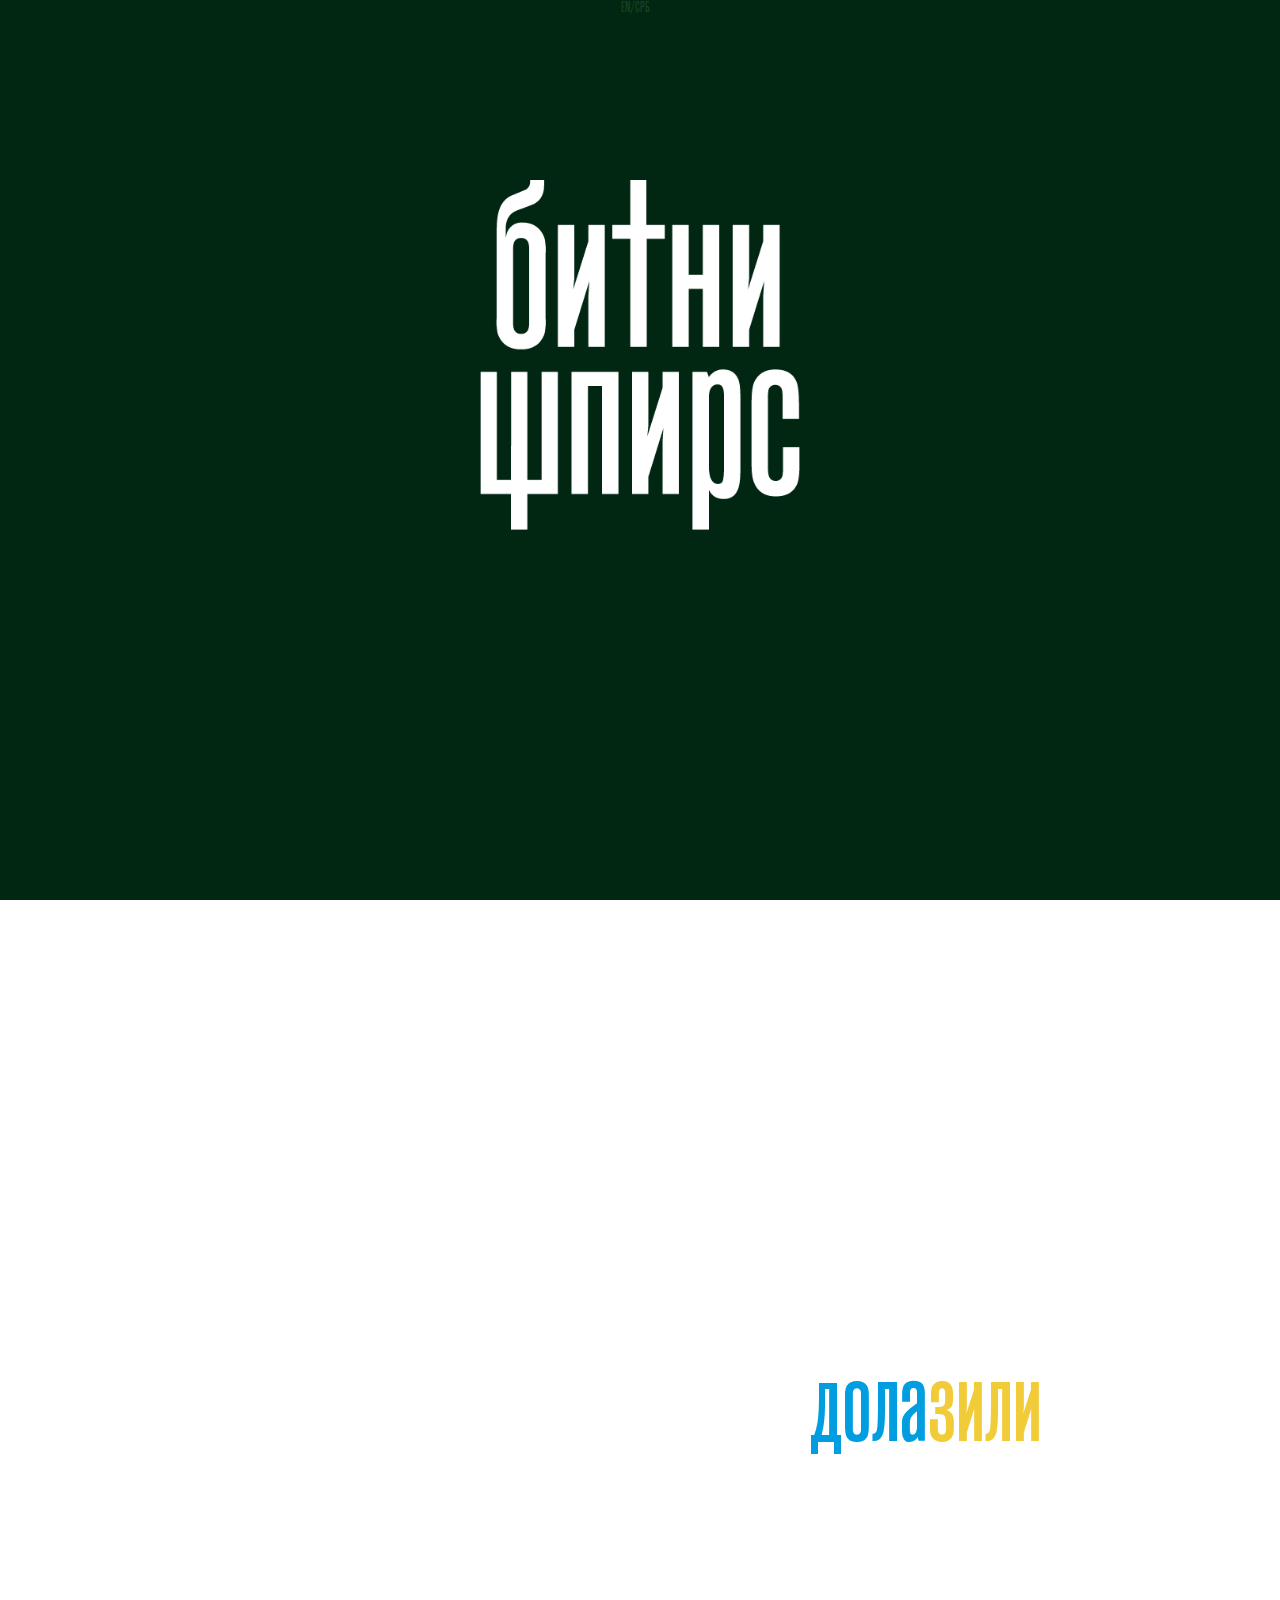
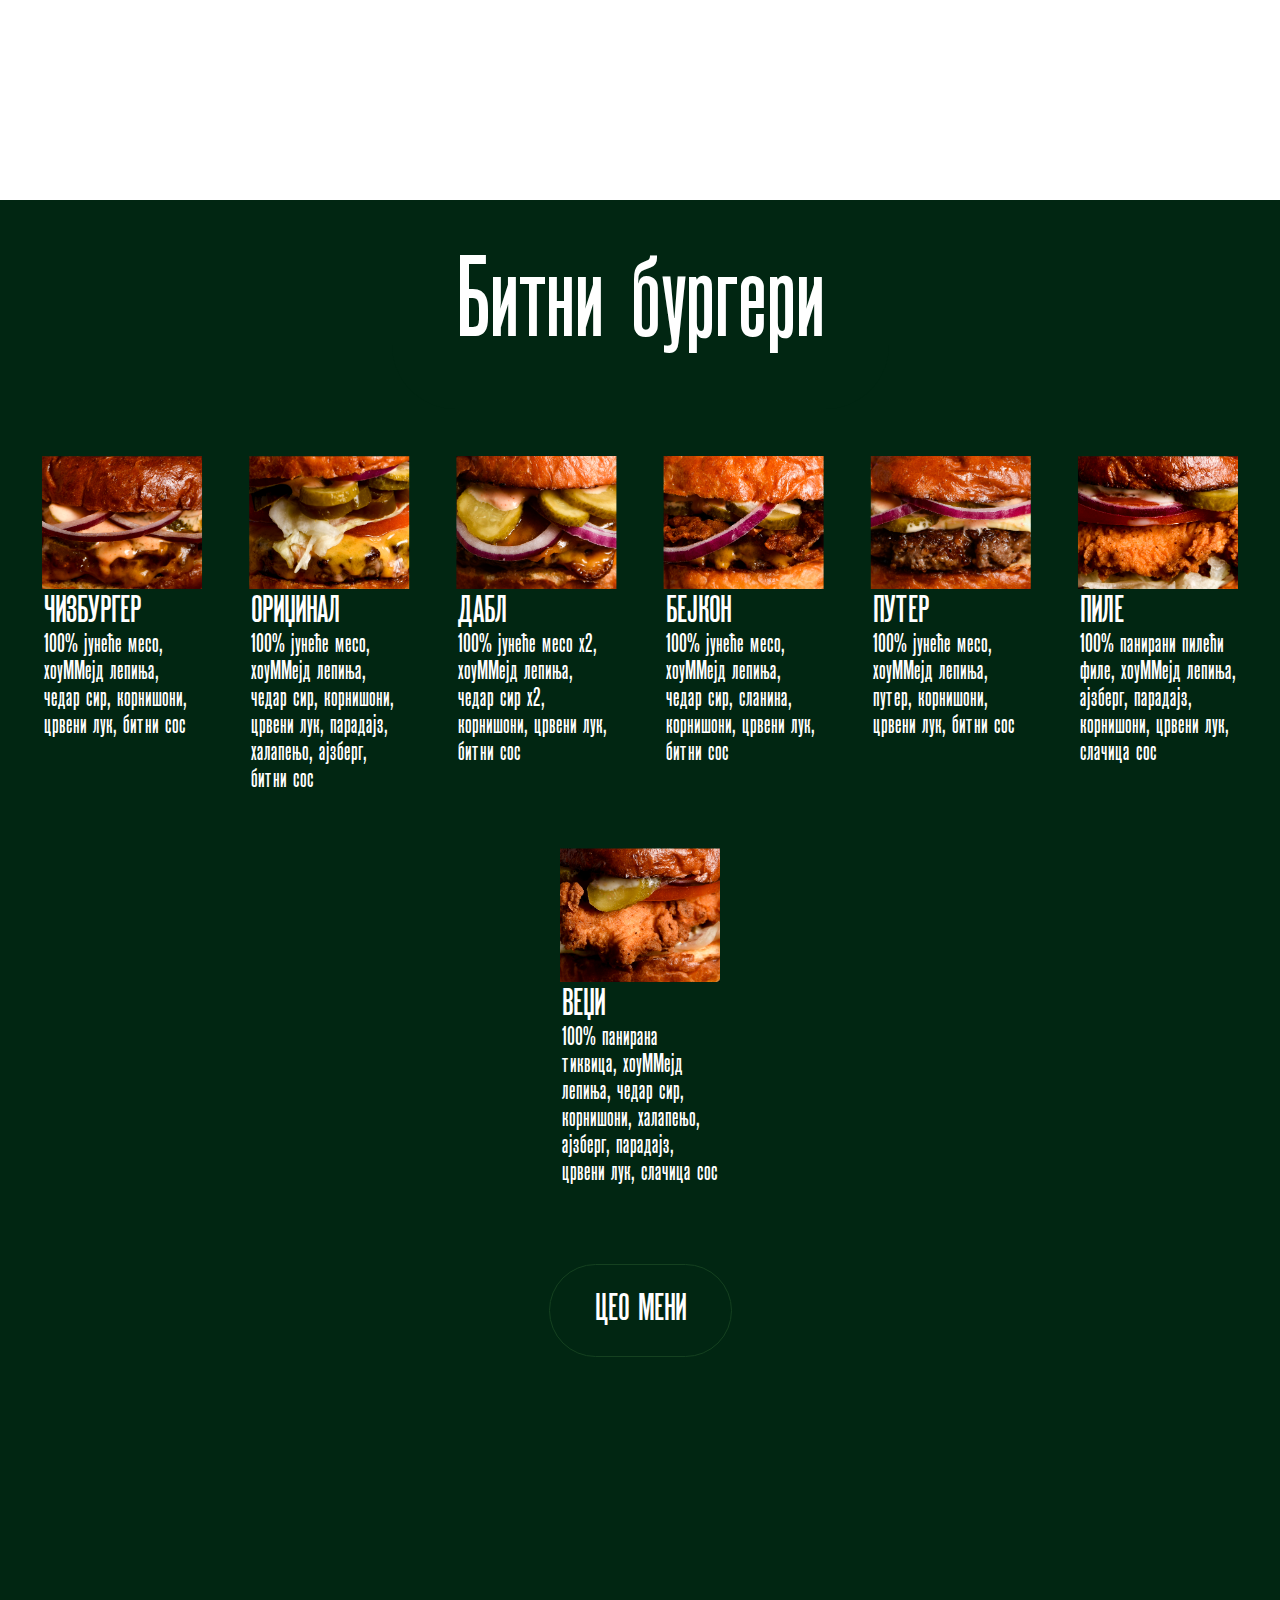
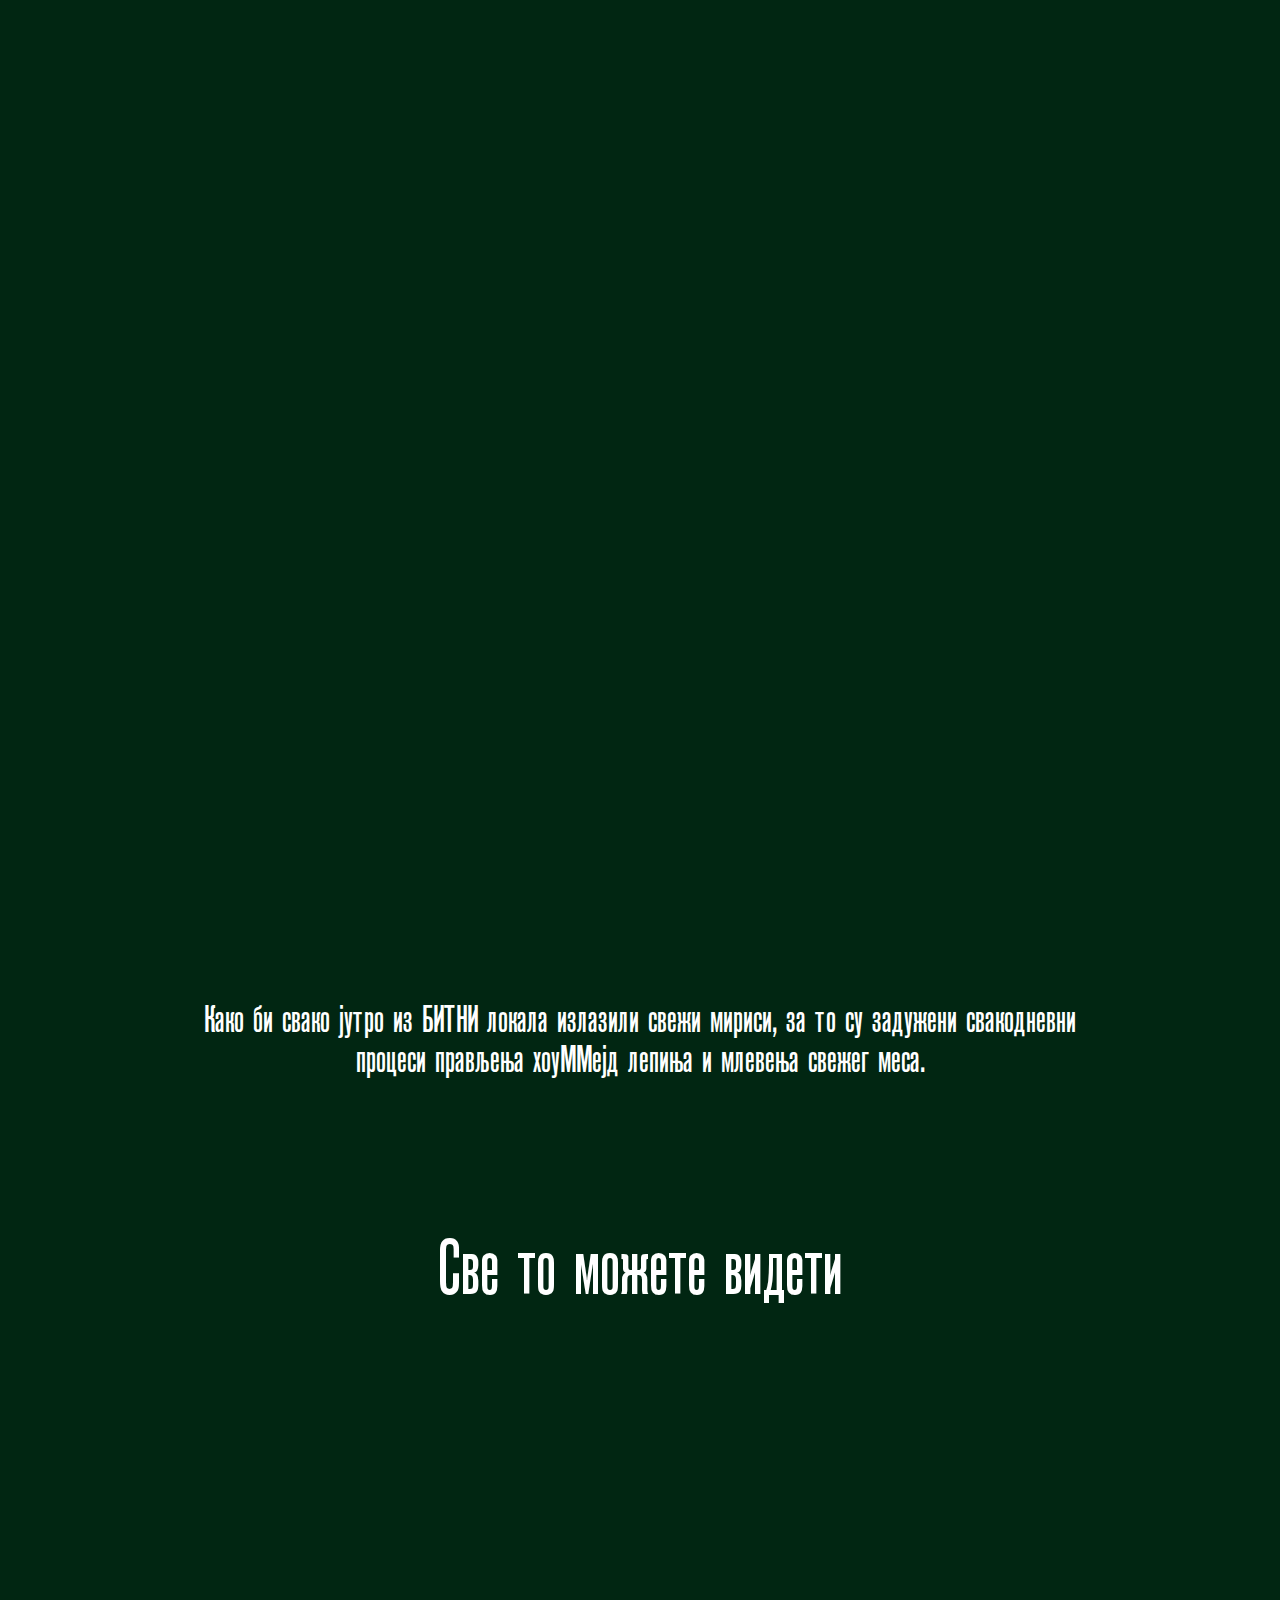
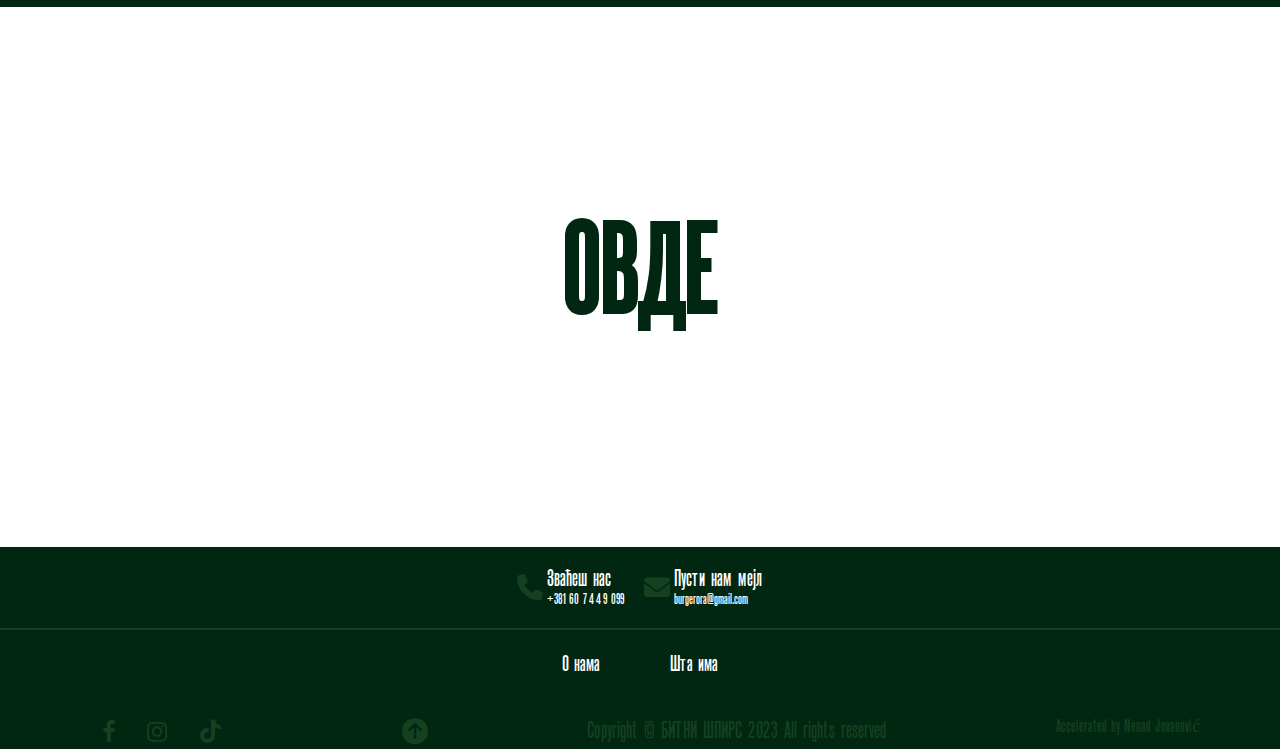
<file: index.html>
<!DOCTYPE html>
<html id="top" lang="rs">
  <head>
    <meta charset="UTF-8" />
    <meta name="viewport" content="width=device-width, initial-scale=1" />
    <meta name="author" content="Nenad Jovanović" />
    <meta name="description" content="Burgers on the other side of the bun" />
    <meta name="keywords" content="food, burgers, buns, bun, burger" />
    <link rel="icon" href="images/favicon/favicon.ico" />
    <link rel="icon" href="images/favicon/android-chrome-192x192.png" />
    <link rel="icon" href="images/favicon/android-chrome-512x512.png" />
    <link rel="icon" href="images/favicon/apple-touch-icon.png" />
    <link rel="icon" href="images/favicon/favicon-16x16.png" />
    <link rel="icon" href="images/favicon/favicon-32x32.png" />
    <title>Битни Шпирс</title>
    <link rel="stylesheet" href="styles/styles.css" />

    <link
      rel="stylesheet"
      href="https://cdnjs.cloudflare.com/ajax/libs/font-awesome/6.2.0/css/all.min.css"
    />
    <link
      rel="stylesheet"
      href="https://cdnjs.cloudflare.com/ajax/libs/font-awesome/4.7.0/css/font-awesome.min.css"
    />
    <script src="js/script.js" defer></script>
  </head>
  <body>
    <header>
      <nav>
        <div class="langs">
          <a href="mainen.html">EN</a>/<a href="index.html">СРБ</a>
        </div>
        <div class="hamburger">
          <div class="line"></div>
          <div class="line"></div>
          <div class="line"></div>
        </div>
        <div class="navbar">
          <ul>
            <li><a href="about.html">О нама</a></li>
            <li><a href="#contact">Контакт</a></li>
            <li><a href="menu.html">Шта има</a></li>
          </ul>
        </div>
      </nav>
    </header>
    <main class="main-1">
      <img
        class="logotext"
        src="images/Logo/logotekstw.png"
        alt="Logo text of Bitni Spirs"
      />
    </main>
    <div class="page2">
      <p id="ppage2p" class="ppage2p">Поједи код нас</p>
      <p id="ppage2p" class="ppage2p">
        Да ти не би
        <a
          class="wolt"
          href="https://wolt.com/en/srb/belgrade/restaurant/bitni-pirs"
          target="_blank"
          >дола</a
        ><a
          class="glovo"
          href="https://glovoapp.com/rs/sr/beograd/essential-spins-beg/"
          target="blank"
          >зили</a
        >
        на гајбу
      </p>
    </div>
    <div class="menubitni">
      <p id="burger" class="menubitnitext">Битни бургери</p>
    </div>

    <div class="page3">
      <section class="cards">
        <article class="card">
          <figure class="image">
            <img
              class="imageburger"
              src="images/burgers/dropdownmenu/cizclose.jpg"
              alt="Cheese burger"
            />
          </figure>
          <div class="card-content">
            <h2 class="h2content">ЧИЗБУРГЕР</h2>
            <p class="pcontent">
              100% јунеће месо, хоуММејд лепиња, чедар сир, корнишони, црвени
              лук, битни сос
            </p>
          </div>
        </article>

        <article class="card">
          <figure class="image">
            <img
              class="imageburger"
              src="images/burgers/dropdownmenu/orclose.jpg"
              alt="Original burger"
            />
          </figure>
          <div class="card-content">
            <h2 class="h2content">ОРИЏИНАЛ</h2>
            <p class="pcontent">
              100% јунеће месо, хоуММејд лепиња, чедар сир, корнишони, црвени
              лук, парадајз, халапењо, ајзберг, битни сос
            </p>
          </div>
        </article>

        <article class="card">
          <figure class="image">
            <img
              class="imageburger"
              src="images/burgers/dropdownmenu/dablclose.jpg"
              alt="Double cheese burger"
            />
          </figure>
          <div class="card-content">
            <h2 class="h2content">ДАБЛ</h2>
            <p class="pcontent">
              100% јунеће месо х2, хоуММејд лепиња, чедар сир х2, корнишони,
              црвени лук, битни сос
            </p>
          </div>
        </article>

        <article class="card">
          <figure class="image">
            <img
              class="imageburger"
              src="images/burgers/dropdownmenu/bejkonclose.jpg"
              alt="Bacon burger"
            />
          </figure>
          <div class="card-content">
            <h2 class="h2content">БЕЈКОН</h2>
            <p class="pcontent">
              100% јунеће месо, хоуММејд лепиња, чедар сир, сланина, корнишони,
              црвени лук, битни сос
            </p>
          </div>
        </article>

        <article class="card">
          <figure class="image">
            <img
              class="imageburger"
              src="images/burgers/dropdownmenu/puterclose.jpg"
              alt="Butter burger"
            />
          </figure>
          <div class="card-content">
            <h2 class="h2content">ПУТЕР</h2>
            <p class="pcontent">
              100% јунеће месо, хоуММејд лепиња, путер, корнишони, црвени лук,
              битни сос
            </p>
          </div>
        </article>

        <article class="card">
          <figure class="image">
            <img
              class="imageburger"
              src="images/burgers/dropdownmenu/pileclose.jpg"
              alt="Chicken burger"
            />
          </figure>
          <div class="card-content">
            <h2 class="h2content">ПИЛЕ</h2>
            <p class="pcontent">
              100% панирани пилећи филе, хоуММејд лепиња, ајзберг, парадајз,
              корнишони, црвени лук, слачица сос
            </p>
          </div>
        </article>

        <article class="card">
          <figure class="image">
            <img
              class="imageburger"
              src="images/burgers/dropdownmenu/vedziclose.jpg"
              alt="Vegie burger"
            />
          </figure>
          <div class="card-content">
            <h2 class="h2content">ВЕЏИ</h2>
            <p class="pcontent">
              100% панирана тиквица, хоуММејд лепиња, чедар сир, корнишони,
              халапењо, ајзберг, парадајз, црвени лук, слачица сос
            </p>
          </div>
        </article>
      </section>
      <a type="button" class="menubutton" href="menu.html" target="_self"
        >ЦЕО МЕНИ</a
      >

      <div class="page4"></div>
    </div>

    <div class="page5">
      <p class="about">
        Како би свако јутро из БИТНИ локала излазили свежи мириси, за то су
        задужени свакодневни процеси прављења хоуММејд лепиња и млевења свежег
        меса.
      </p>
      <h2 class="about">Све то можете видети</h2>
    </div>

    <div class="page6">
      <h2 class="about2"><a href="about.html">ОВДЕ</a></h2>
    </div>

    <footer>
      <div id="contact" class="upfooter">
        <div class="callus">
          <div class="callusicon"><i class="fas fa-phone"></i></div>
          <div class="txtcontent">
            <div class="callustxt">Зваћеш нас</div>
            <div class="calluscont">
              <a href="tel:+381607449099">+381 60 7449 099</a>
            </div>
          </div>
        </div>
        <div class="emailus">
          <div class="emailusicon"><i class="fas fa-envelope"></i></div>
          <div class="txtcontent">
            <div class="emailustxt">Пусти нам мејл</div>
            <div class="emailuscont">
              <a href="mailto:burgerora@gmail.com">burgerora@gmail.com</a>
            </div>
          </div>
        </div>
      </div>
      <hr />
      <div class="midfooter">
        <div class="listfooter">
          <ul>
            <li><a href="about.html">О нама</a></li>
            <li><a href="menu.html">Шта има</a></li>
          </ul>
        </div>
      </div>

      <div class="downfooter">
        <div class="icons">
          <div>
            <a href="https://www.facebook.com/bitni.spirs/" target="_blank"
              ><i
                class="fa fa-facebook"
                src="https://www.facebook.com/bitni.spirs/"
                target="_blank"
                title="Facebook"
              ></i
            ></a>
          </div>
          <div>
            <a
              href="https://www.instagram.com/bitni_spirs/?hl=en"
              target="_blank"
              title="Instagram"
              ><i class="fa fa-instagram"></i
            ></a>
          </div>
          <div>
            <a
              href="https://www.tiktok.com/@bitni.spirs"
              target="_blank"
              title="TikTok"
              ><i class="fa fa-tiktok"></i
            ></a>
          </div>
        </div>
        <a href="#top"><i class="fas fa-arrow-circle-up"></i></a>
        <p class="copy">Copyright © БИТНИ ШПИРС 2023 All rights reserved</p>
        <p class="autho">
          Accelerated by
          <a
            href="https://www.instagram.com/jasamsone/?next=%2F"
            target="_blank"
            >Nenad Jovanović</a
          >
        </p>
      </div>
    </footer>
    <script href="/js/script.js"></script>
  </body>
</html>
</file>
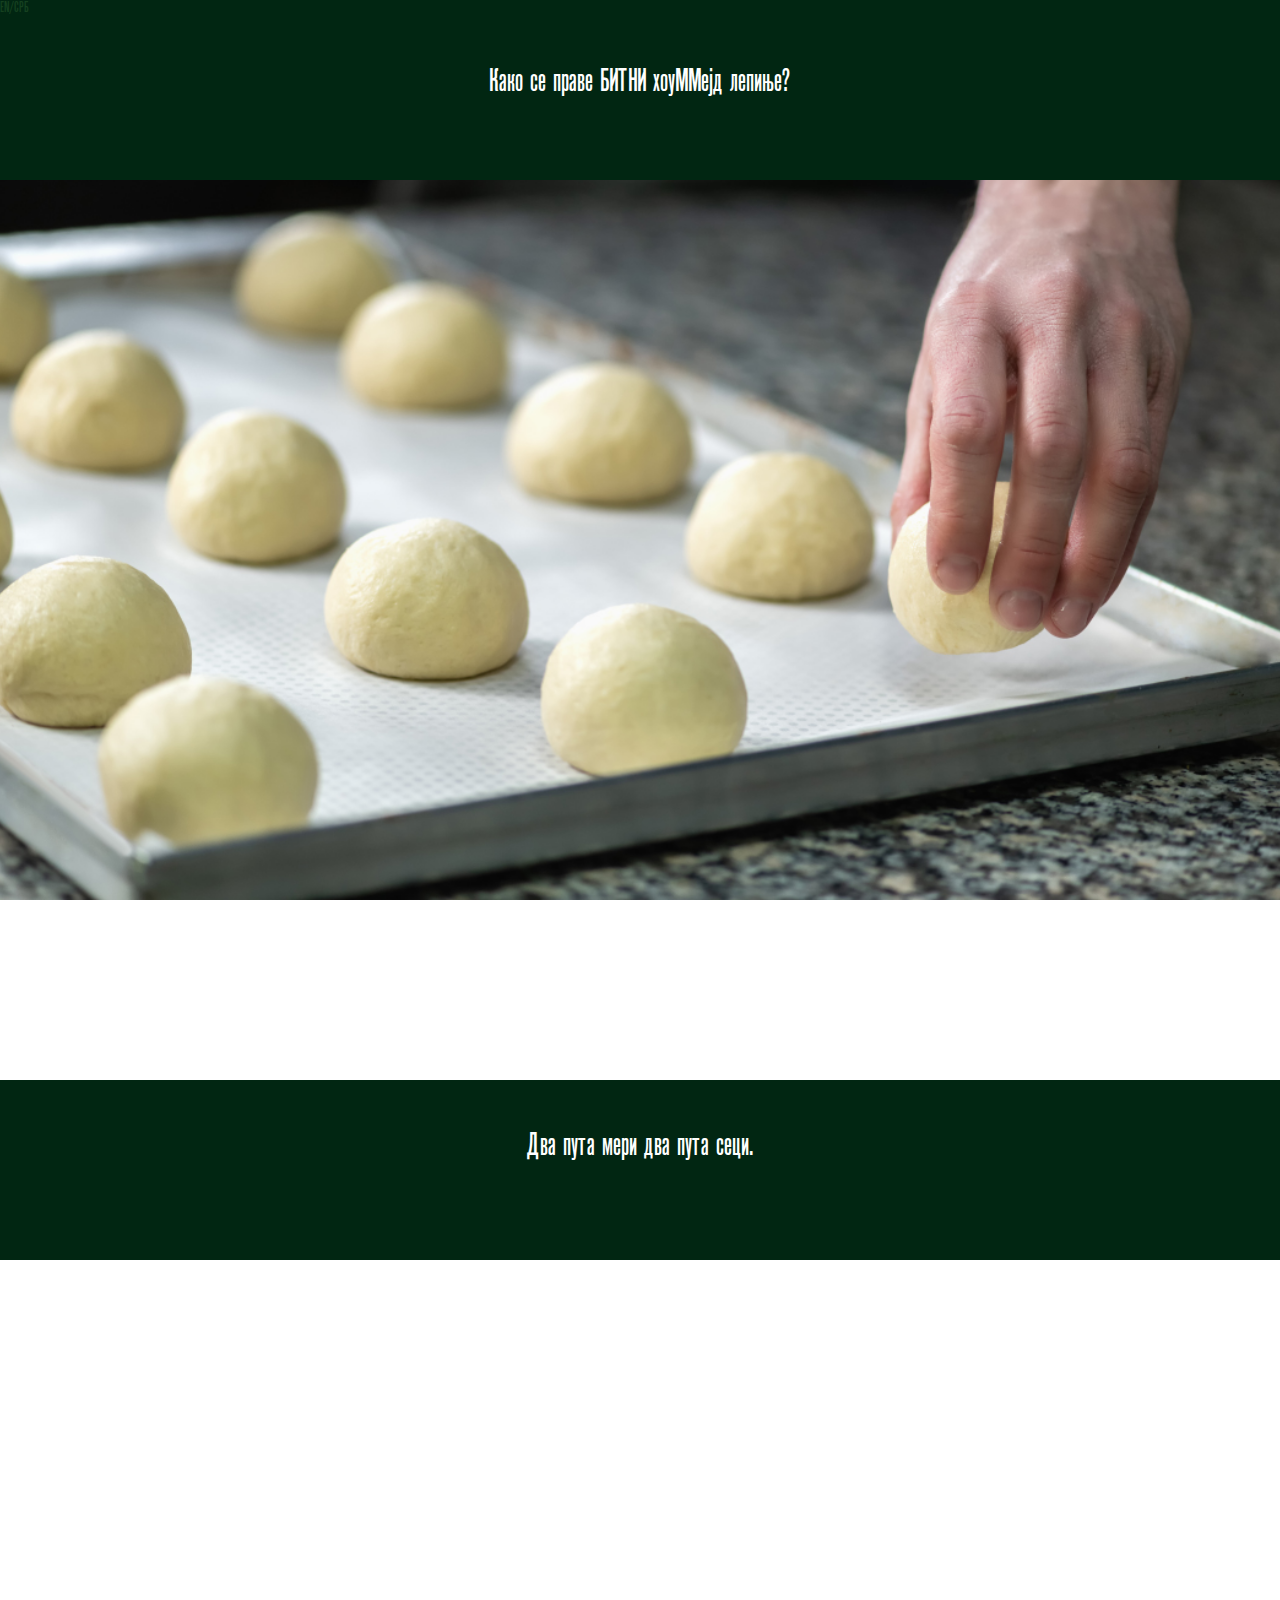
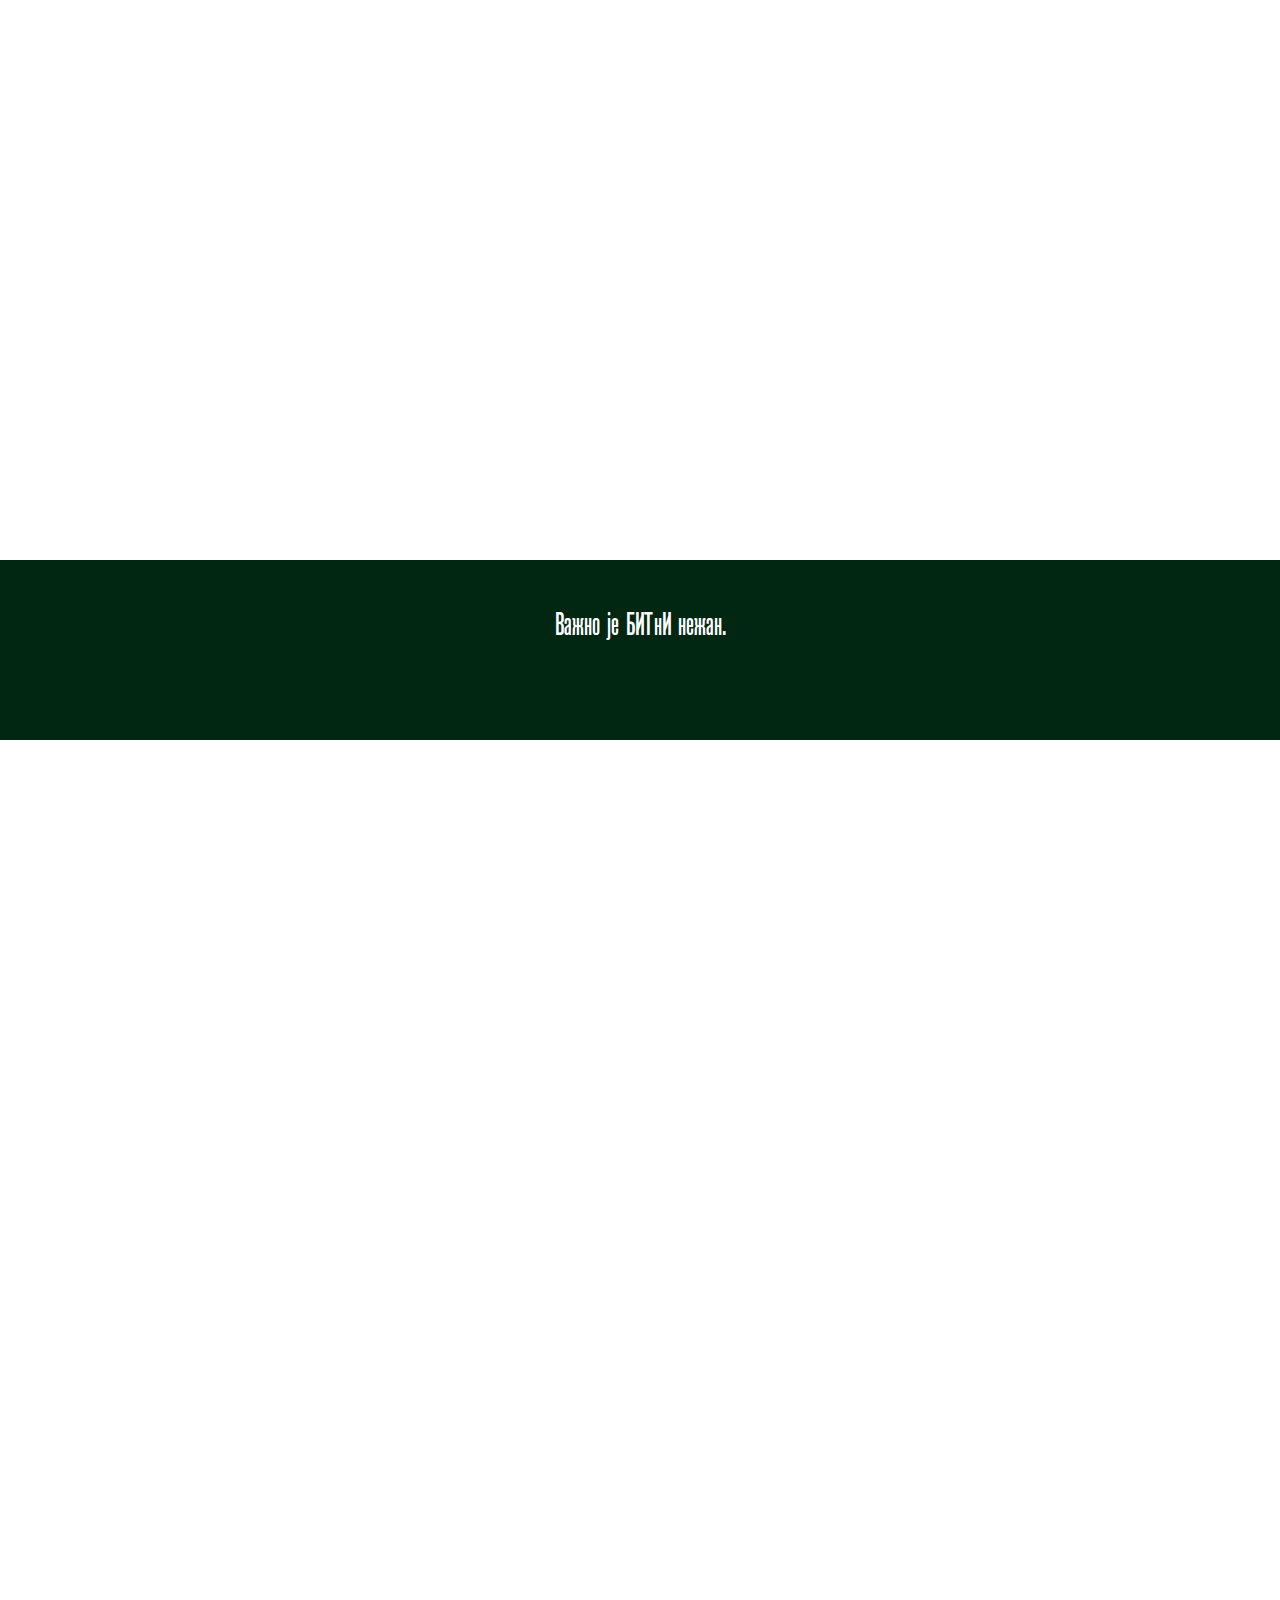
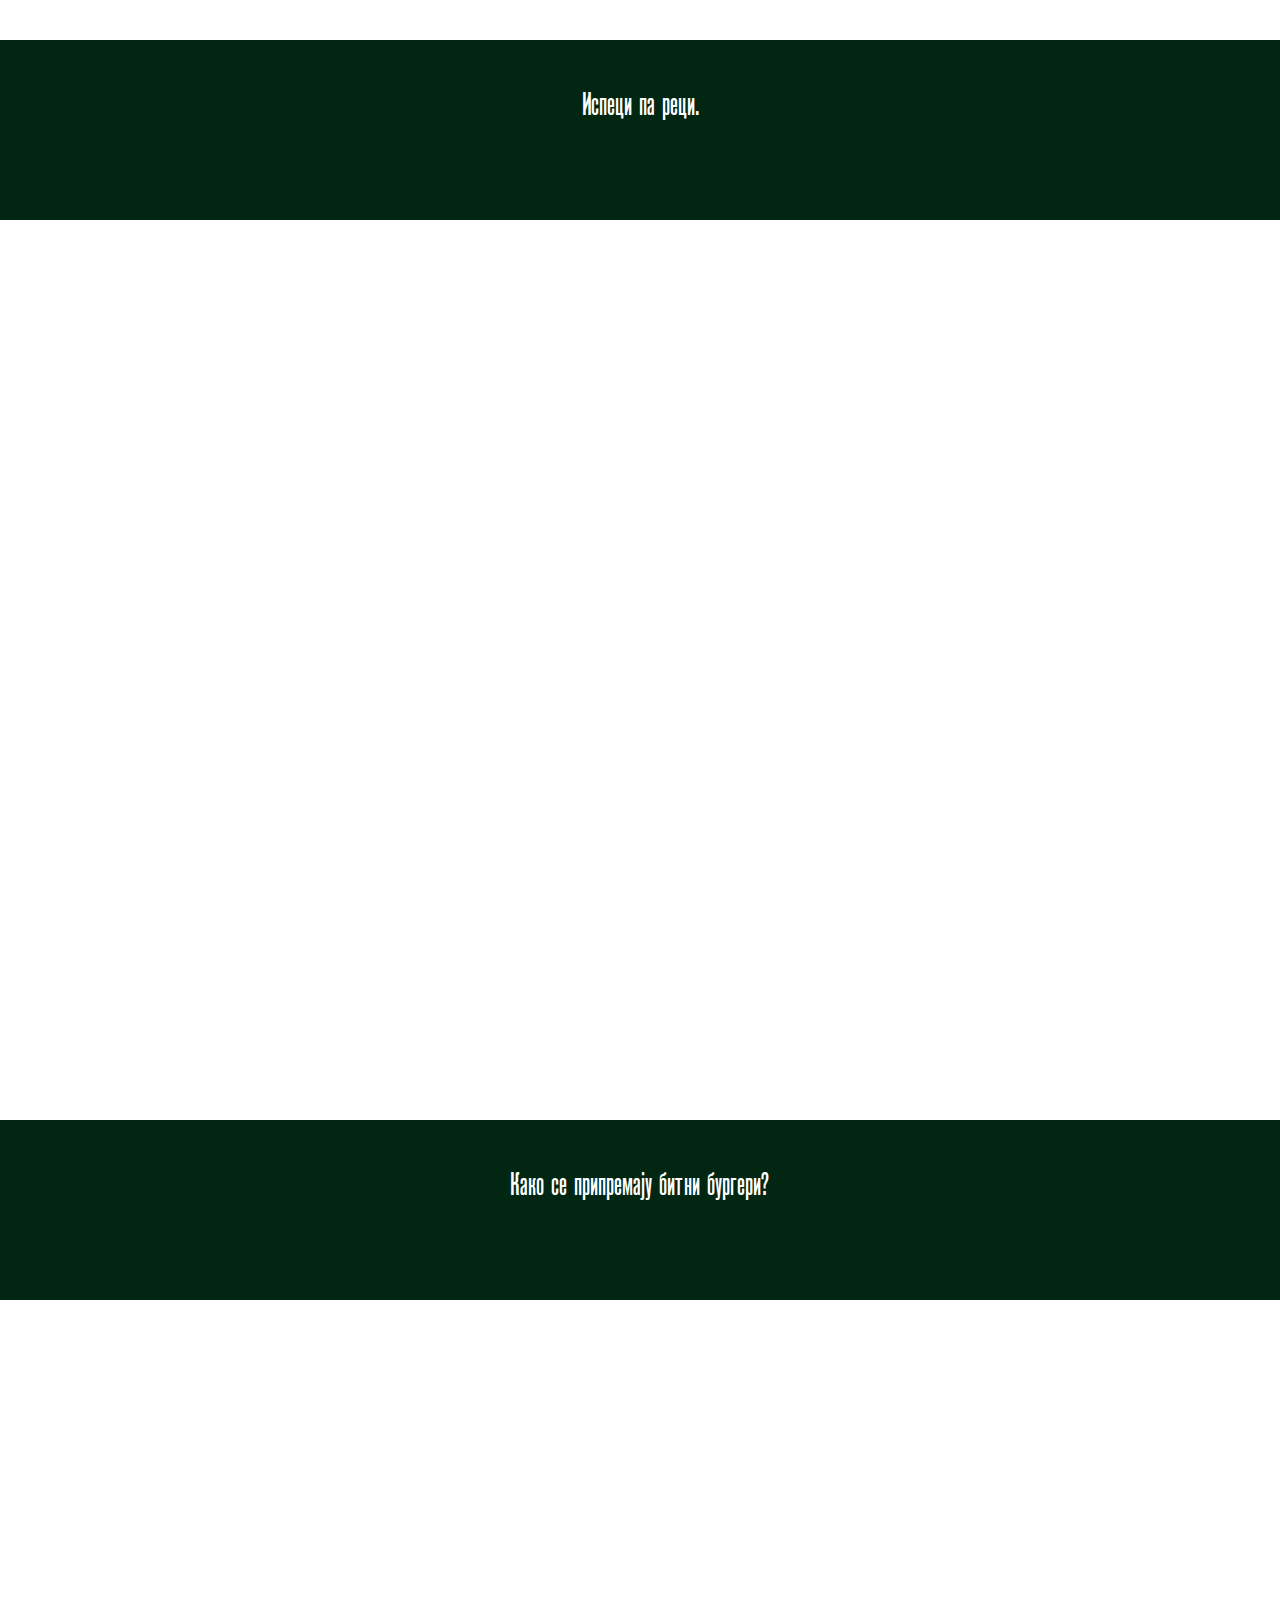
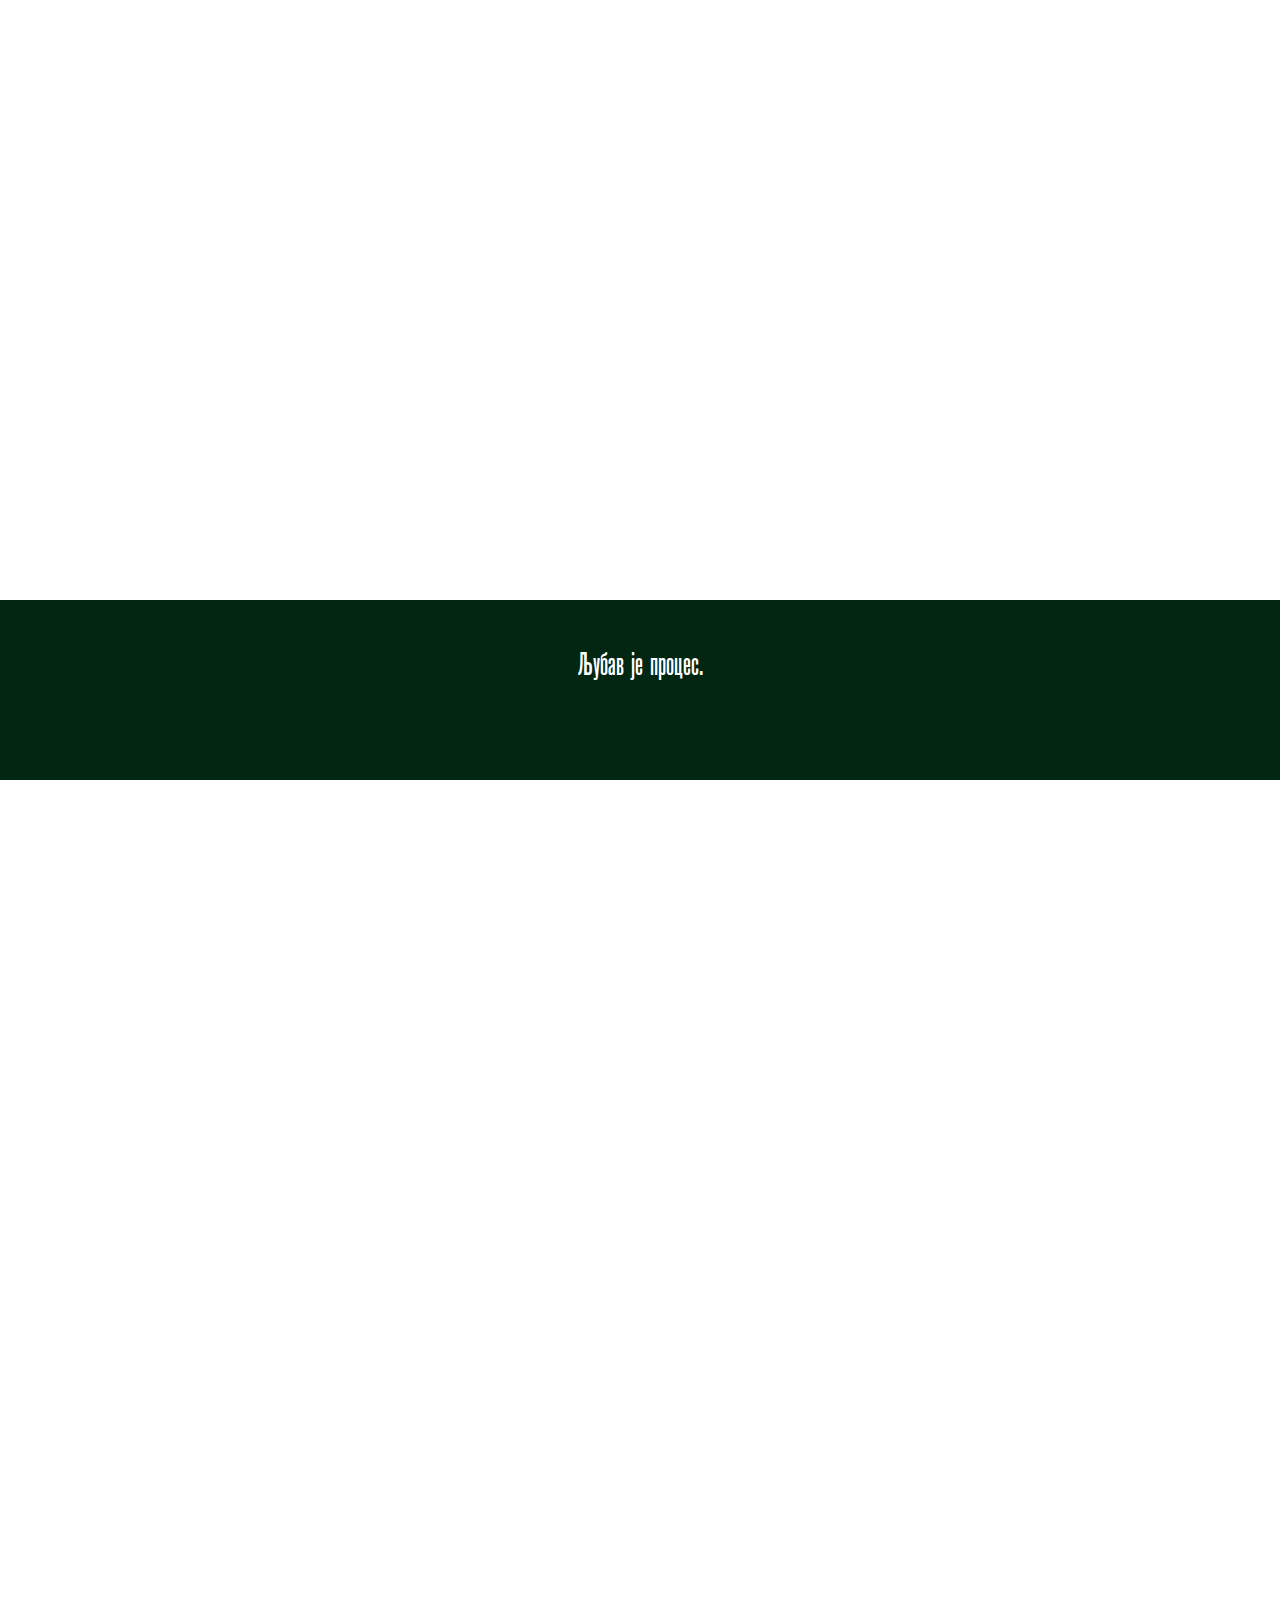
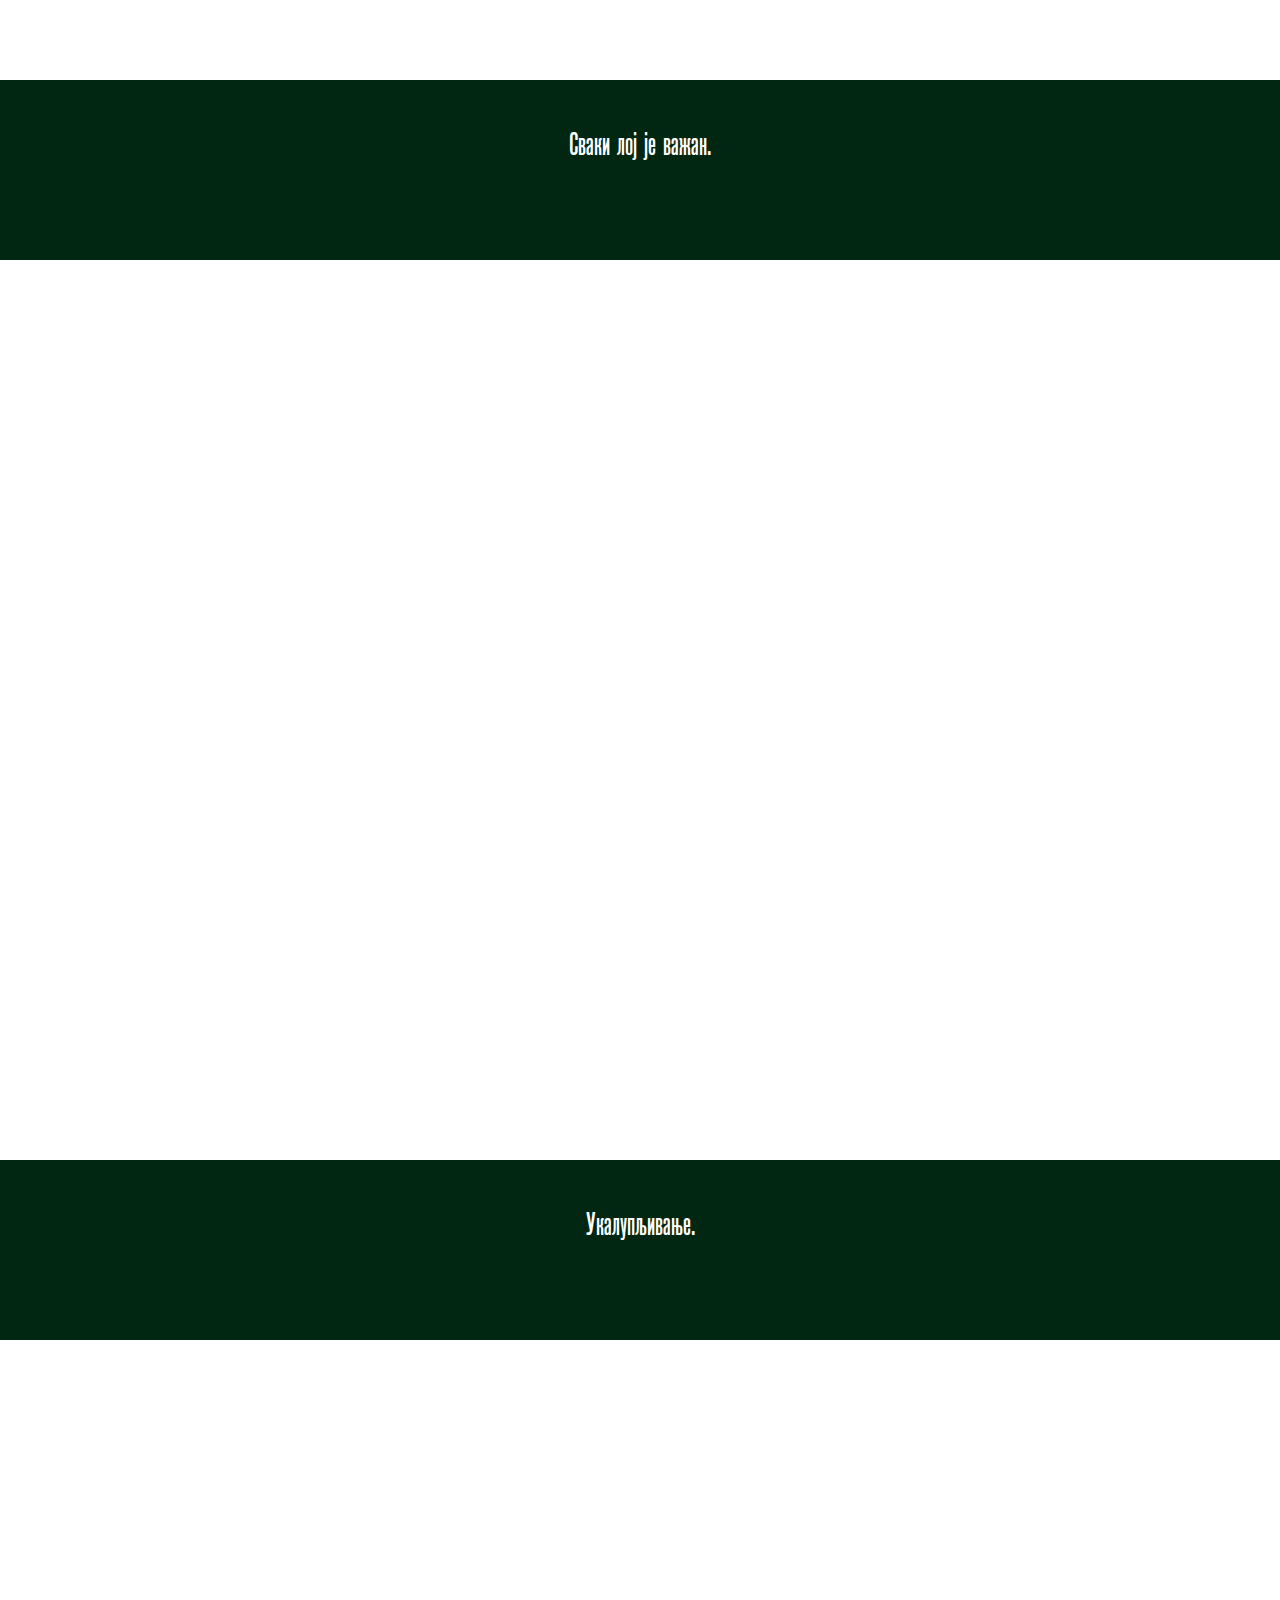
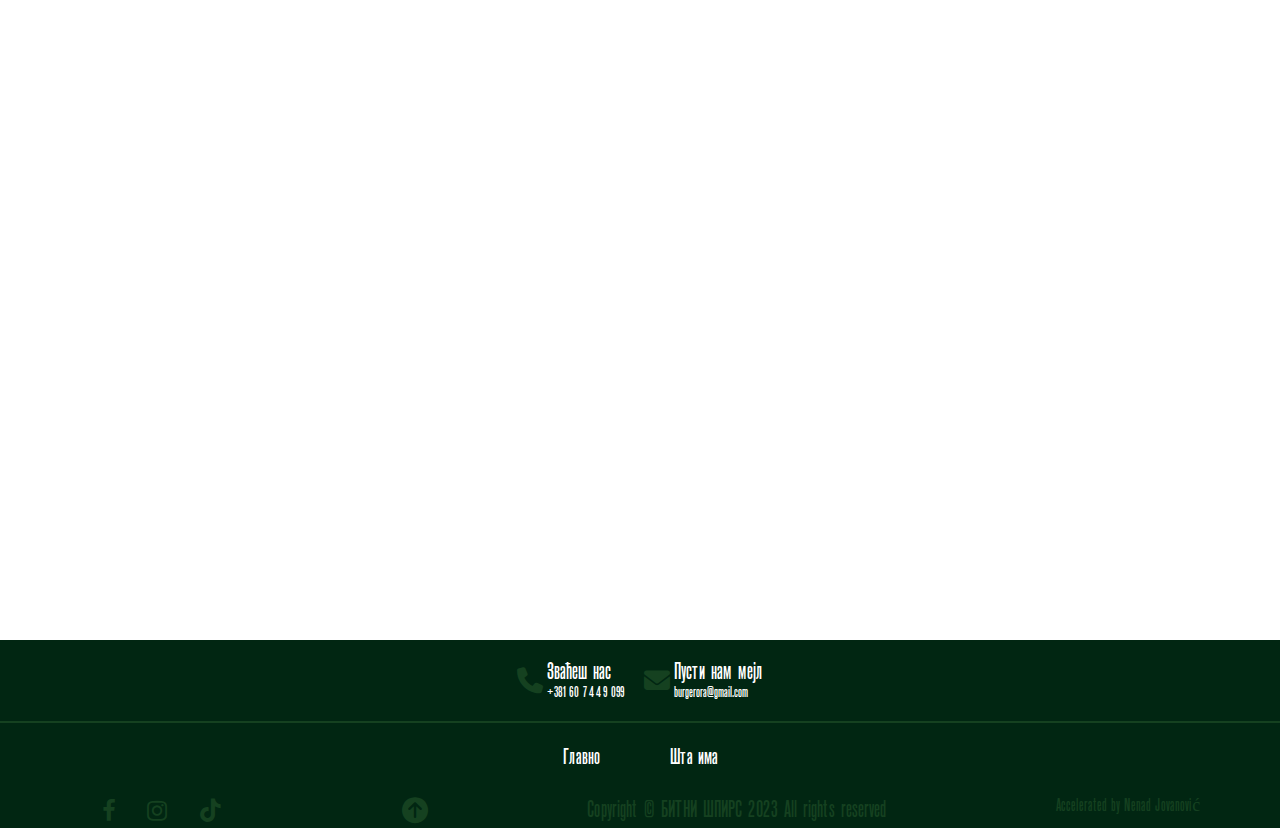
<file: about.html>
<!DOCTYPE html>
<html id="top" lang="rs">
  <head>
    <meta charset="UTF-8" />
    <meta name="viewport" content="width=device-width, initial-scale=1" />
    <meta name="author" content="Nenad Jovanović" />
    <meta name="description" content="Burgers on the other side of the bun" />
    <meta name="keywords" content="food, burgers, buns, bun, burger" />
    <link rel="icon" href="images/favicon/favicon.ico" />
    <link rel="icon" href="images/favicon/android-chrome-192x192.png" />
    <link rel="icon" href="images/favicon/android-chrome-512x512.png" />
    <link rel="icon" href="images/favicon/apple-touch-icon.png" />
    <link rel="icon" href="images/favicon/favicon-16x16.png" />
    <link rel="icon" href="images/favicon/favicon-32x32.png" />
    <title>О нама</title>
    <link rel="stylesheet" href="styles/events.css" />
    <link rel="stylesheet" href="styles/about.css" />
    <link
      rel="stylesheet"
      href="https://cdnjs.cloudflare.com/ajax/libs/font-awesome/6.2.0/css/all.min.css"
    />
    <link
      rel="stylesheet"
      href="https://cdnjs.cloudflare.com/ajax/libs/font-awesome/4.7.0/css/font-awesome.min.css"
    />
  </head>
  <body>
    <div class="bread">
      <div class="langs">
        <a href="abouten.html">EN</a>/<a href="about.html">СРБ</a>
      </div>
      <h2 class="bread">Како се праве БИТНИ хоуММејд лепиње?</h2>
    </div>
    <div class="breadfirstimg"></div>
    <div class="bread">
      <h2 class="bread">Два пута мери два пута сеци.</h2>
    </div>
    <div class="breadsecondimg"></div>
    <div class="bread">
      <h2 class="bread">Важно је БИТнИ нежан.</h2>
    </div>
    <div class="breadthirdimg"></div>
    <div class="bread">
      <h2 class="bread">Испеци па реци.</h2>
    </div>
    <div class="breadfourthimg"></div>

    <div class="bread">
      <h2 class="bread">Како се припремају битни бургери?</h2>
    </div>
    <div class="meatfirstimg"></div>

    <div class="bread">
      <h2 class="bread">Љубав је процес.</h2>
    </div>
    <div class="meatsecondimg"></div>

    <div class="bread">
      <h2 class="bread">Сваки лој је важан.</h2>
    </div>
    <div class="meatthirdimg"></div>

    <div class="bread">
      <h2 class="bread">Укалупљивање.</h2>
    </div>
    <div class="meatfourthimg"></div>
    <footer>
      <div id="contact" class="upfooter">
        <div class="callus">
          <div class="callusicon"><i class="fas fa-phone"></i></div>
          <div class="txtcontent">
            <div class="callustxt">Зваћеш нас</div>
            <div class="calluscont">
              <a href="tel:+381607449099">+381 60 7449 099</a>
            </div>
          </div>
        </div>
        <div class="emailus">
          <div class="emailusicon"><i class="fas fa-envelope"></i></div>
          <div class="txtcontent">
            <div class="emailustxt">Пусти нам мејл</div>
            <div class="emailuscont">
              <a href="mailto:burgerora@gmail.com">burgerora@gmail.com</a>
            </div>
          </div>
        </div>
      </div>
      <hr />
      <div class="midfooter">
        <div class="listfooter">
          <ul>
            <li><a href="index.html">Главно</a></li>
            <li><a href="menu.html">Шта има</a></li>
          </ul>
        </div>
      </div>

      <div class="downfooter">
        <div class="icons">
          <div>
            <a href="https://www.facebook.com/bitni.spirs/" target="_blank"
              ><i
                class="fa fa-facebook"
                src="https://www.facebook.com/bitni.spirs/"
                target="_blank"
                title="Facebook"
              ></i
            ></a>
          </div>
          <div>
            <a
              href="https://www.instagram.com/bitni_spirs/?hl=en"
              target="_blank"
              title="Instagram"
              ><i class="fa fa-instagram"></i
            ></a>
          </div>
          <div>
            <a
              href="https://www.tiktok.com/@bitni.spirs"
              target="_blank"
              title="TikTok"
              ><i class="fa fa-tiktok"></i
            ></a>
          </div>
        </div>
        <a href="#top"><i class="fas fa-arrow-circle-up"></i></a>
        <p class="copy">Copyright © БИТНИ ШПИРС 2023 All rights reserved</p>
        <p class="autho">Accelerated by Nenad Jovanović</p>
      </div>
    </footer>
    <script href="js/script.js"></script>
  </body>
</html>
</file>
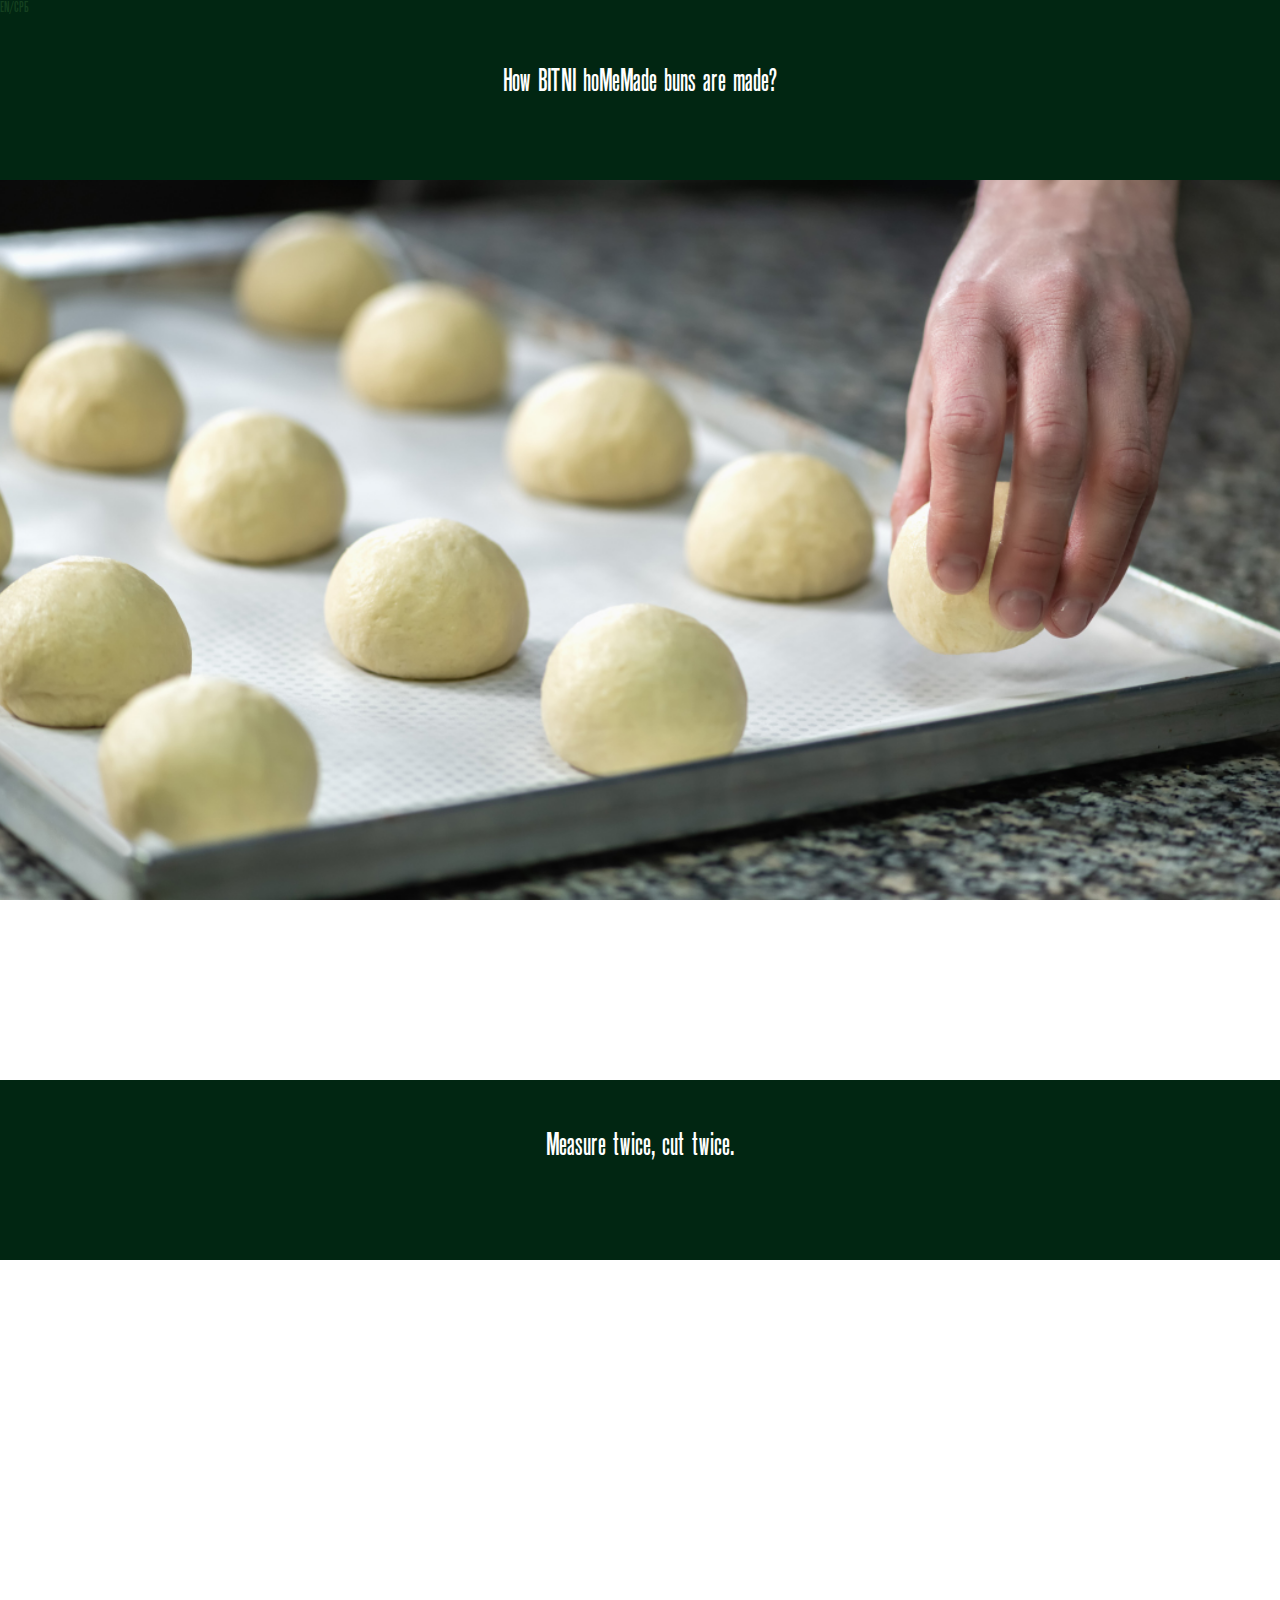
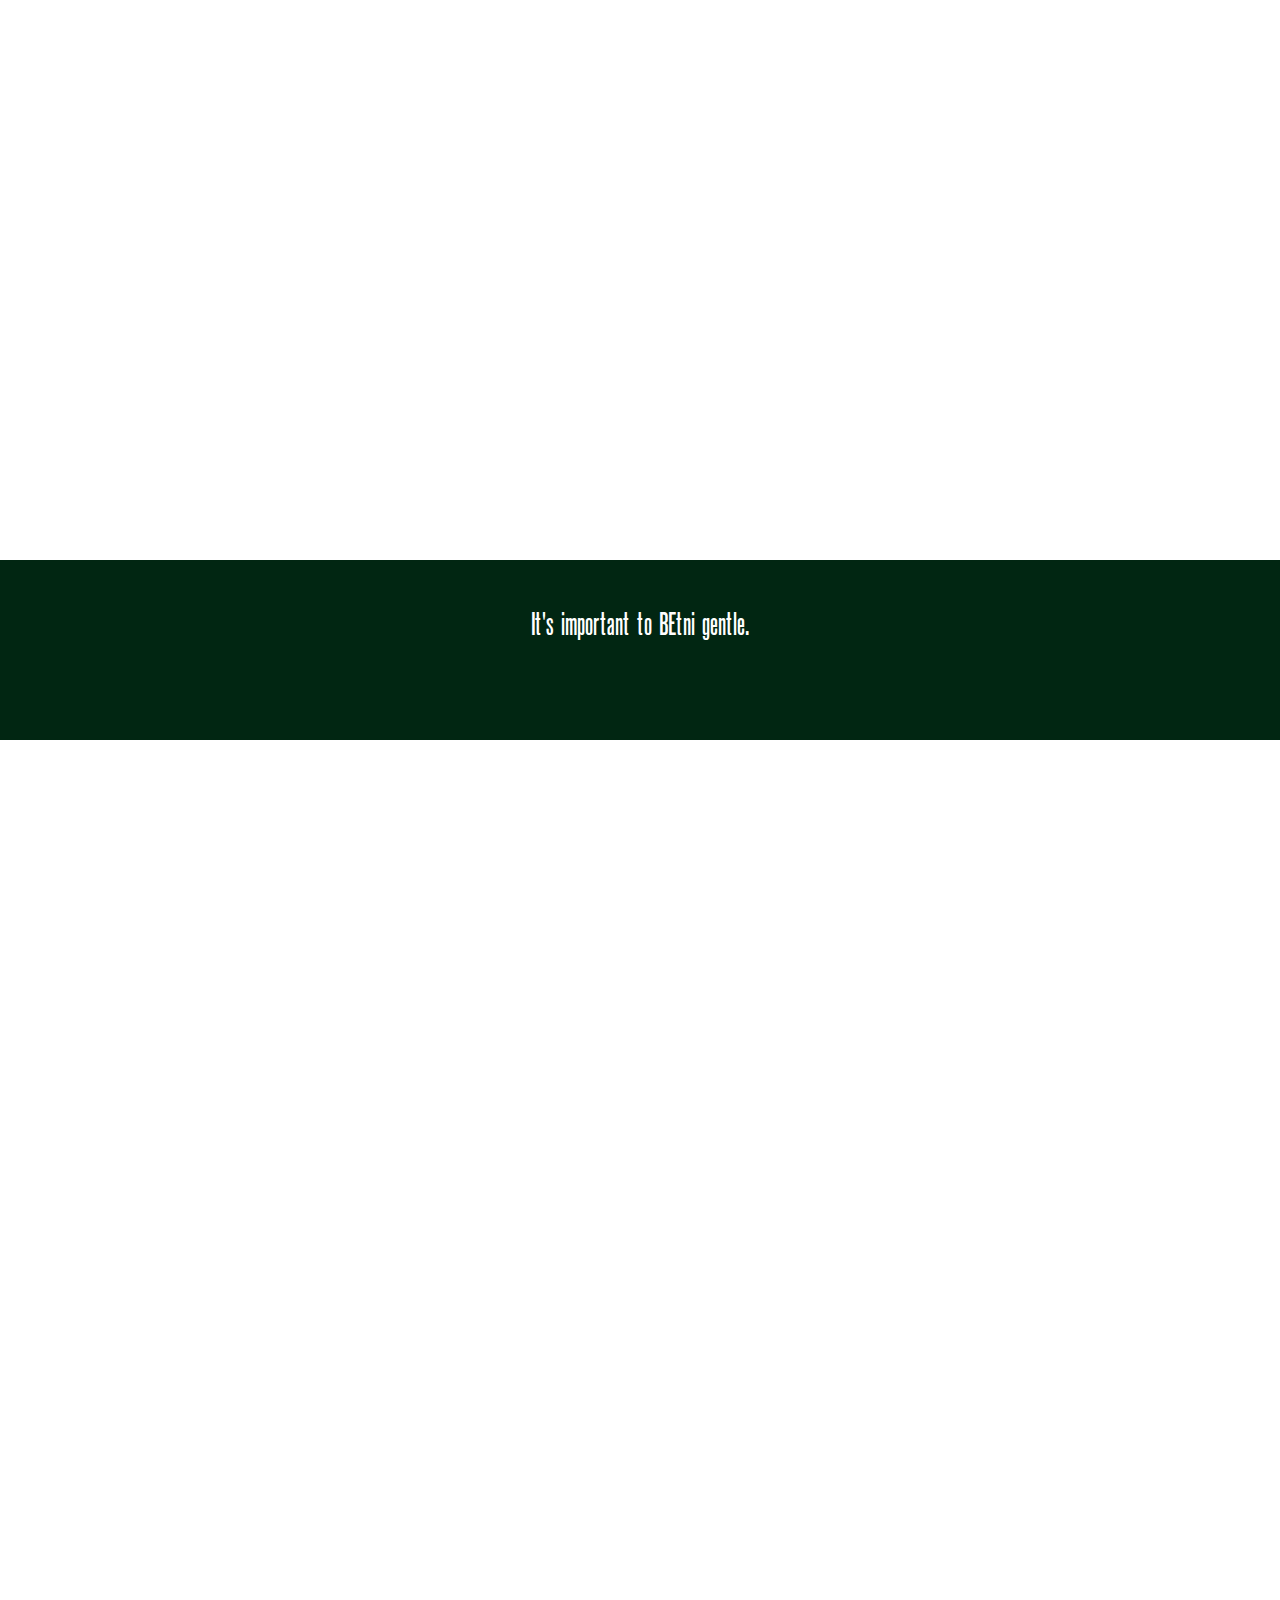
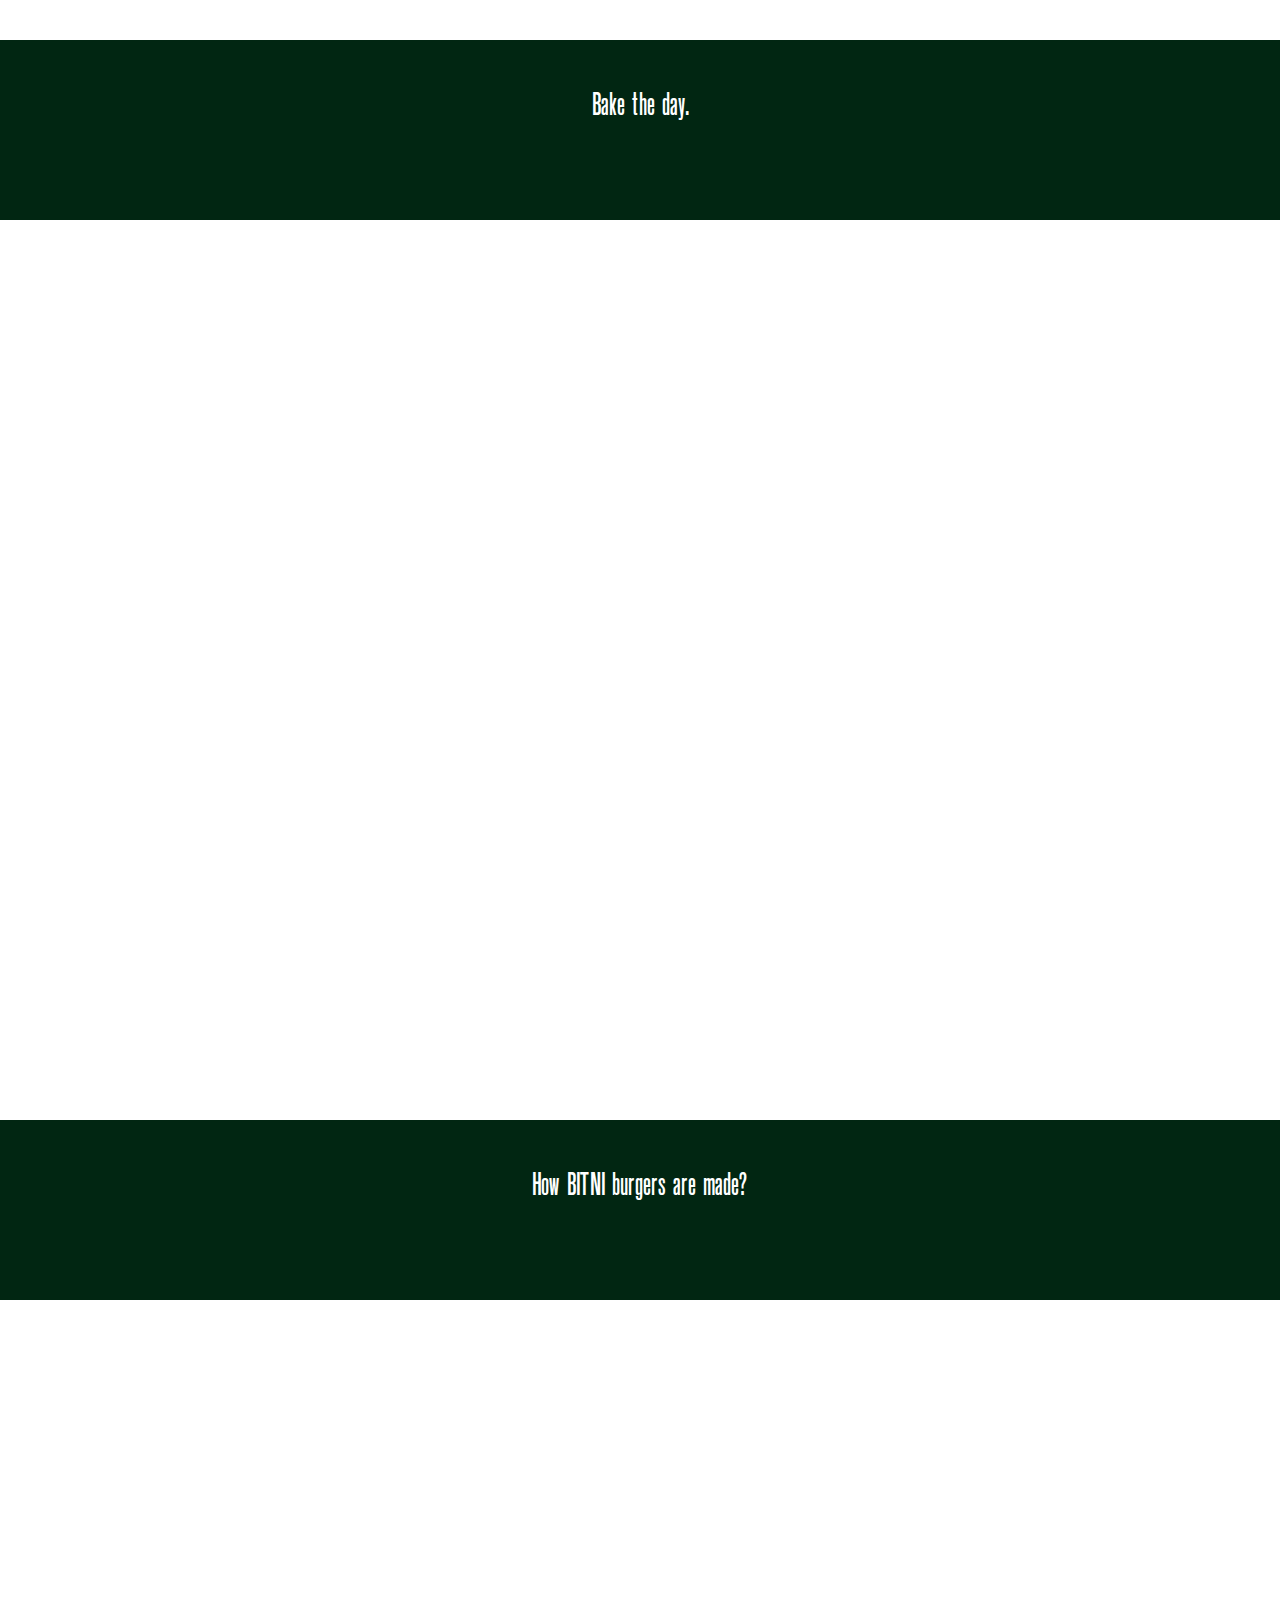
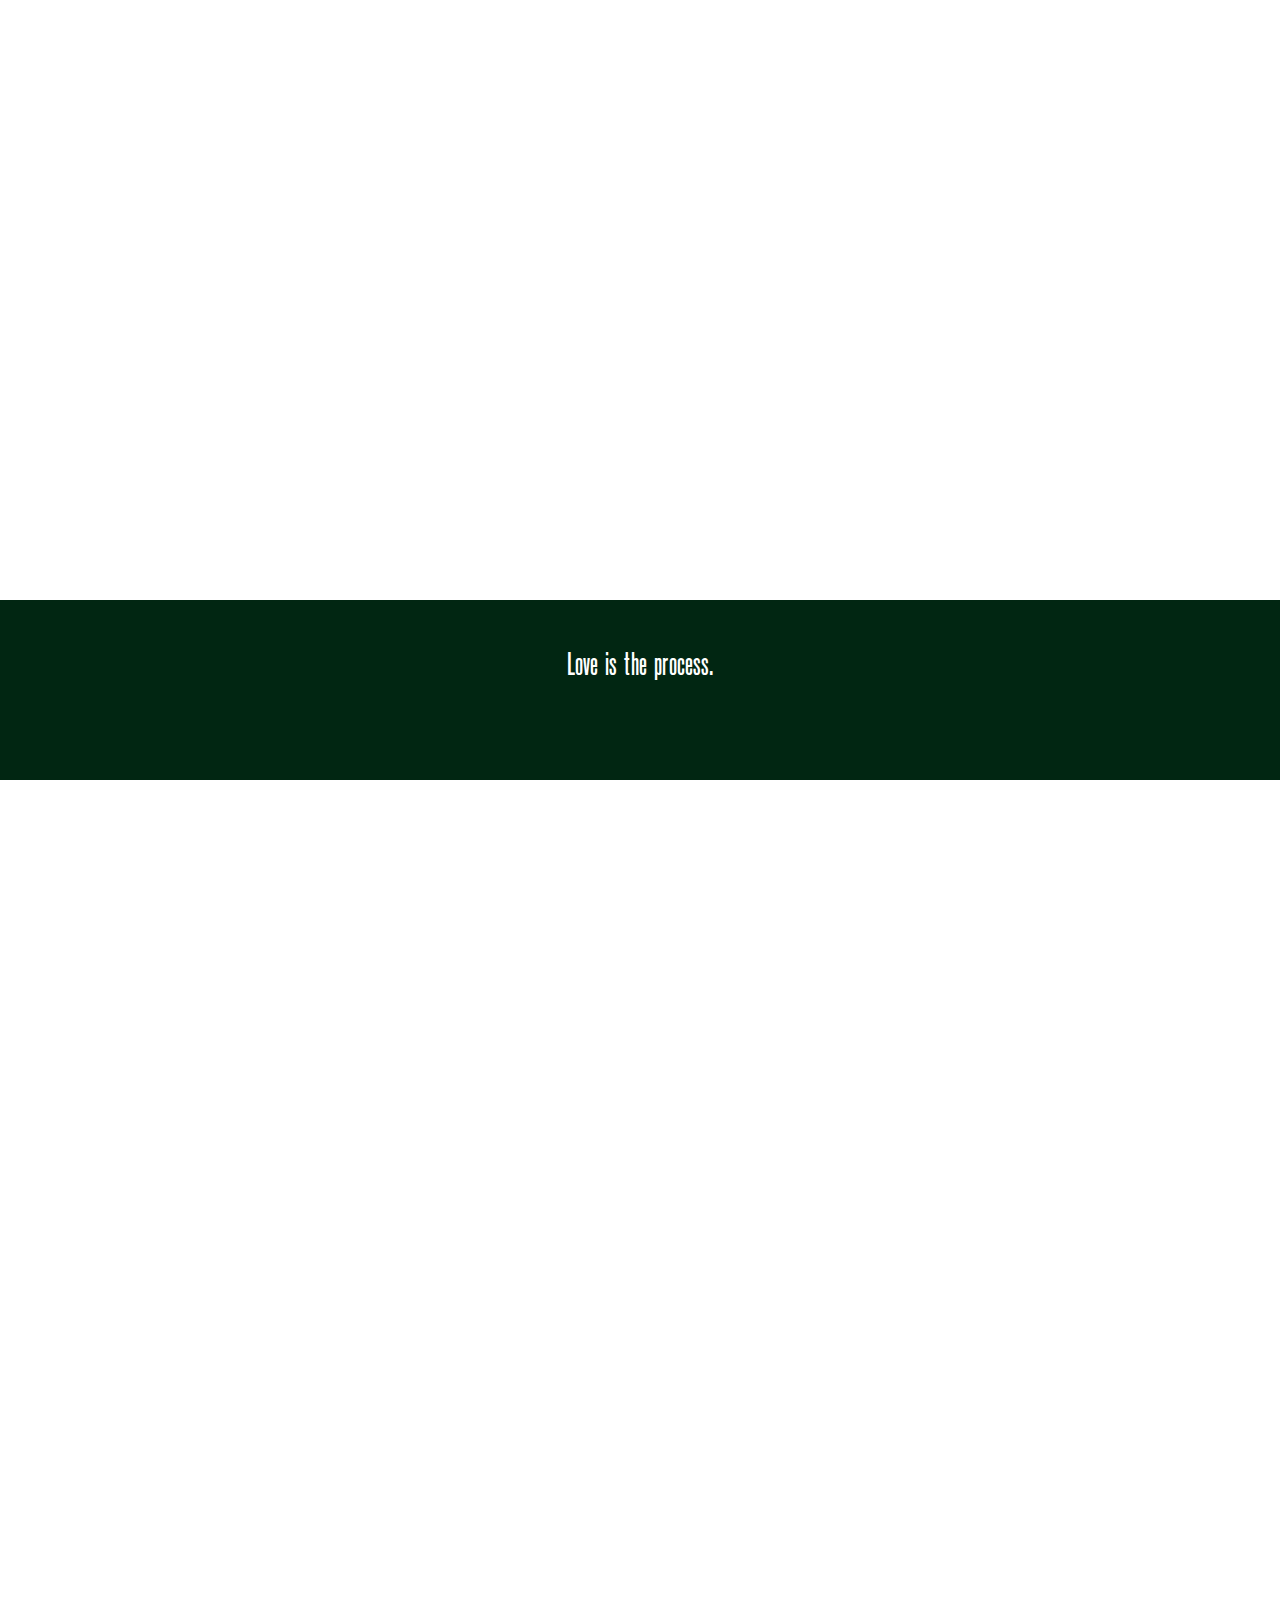
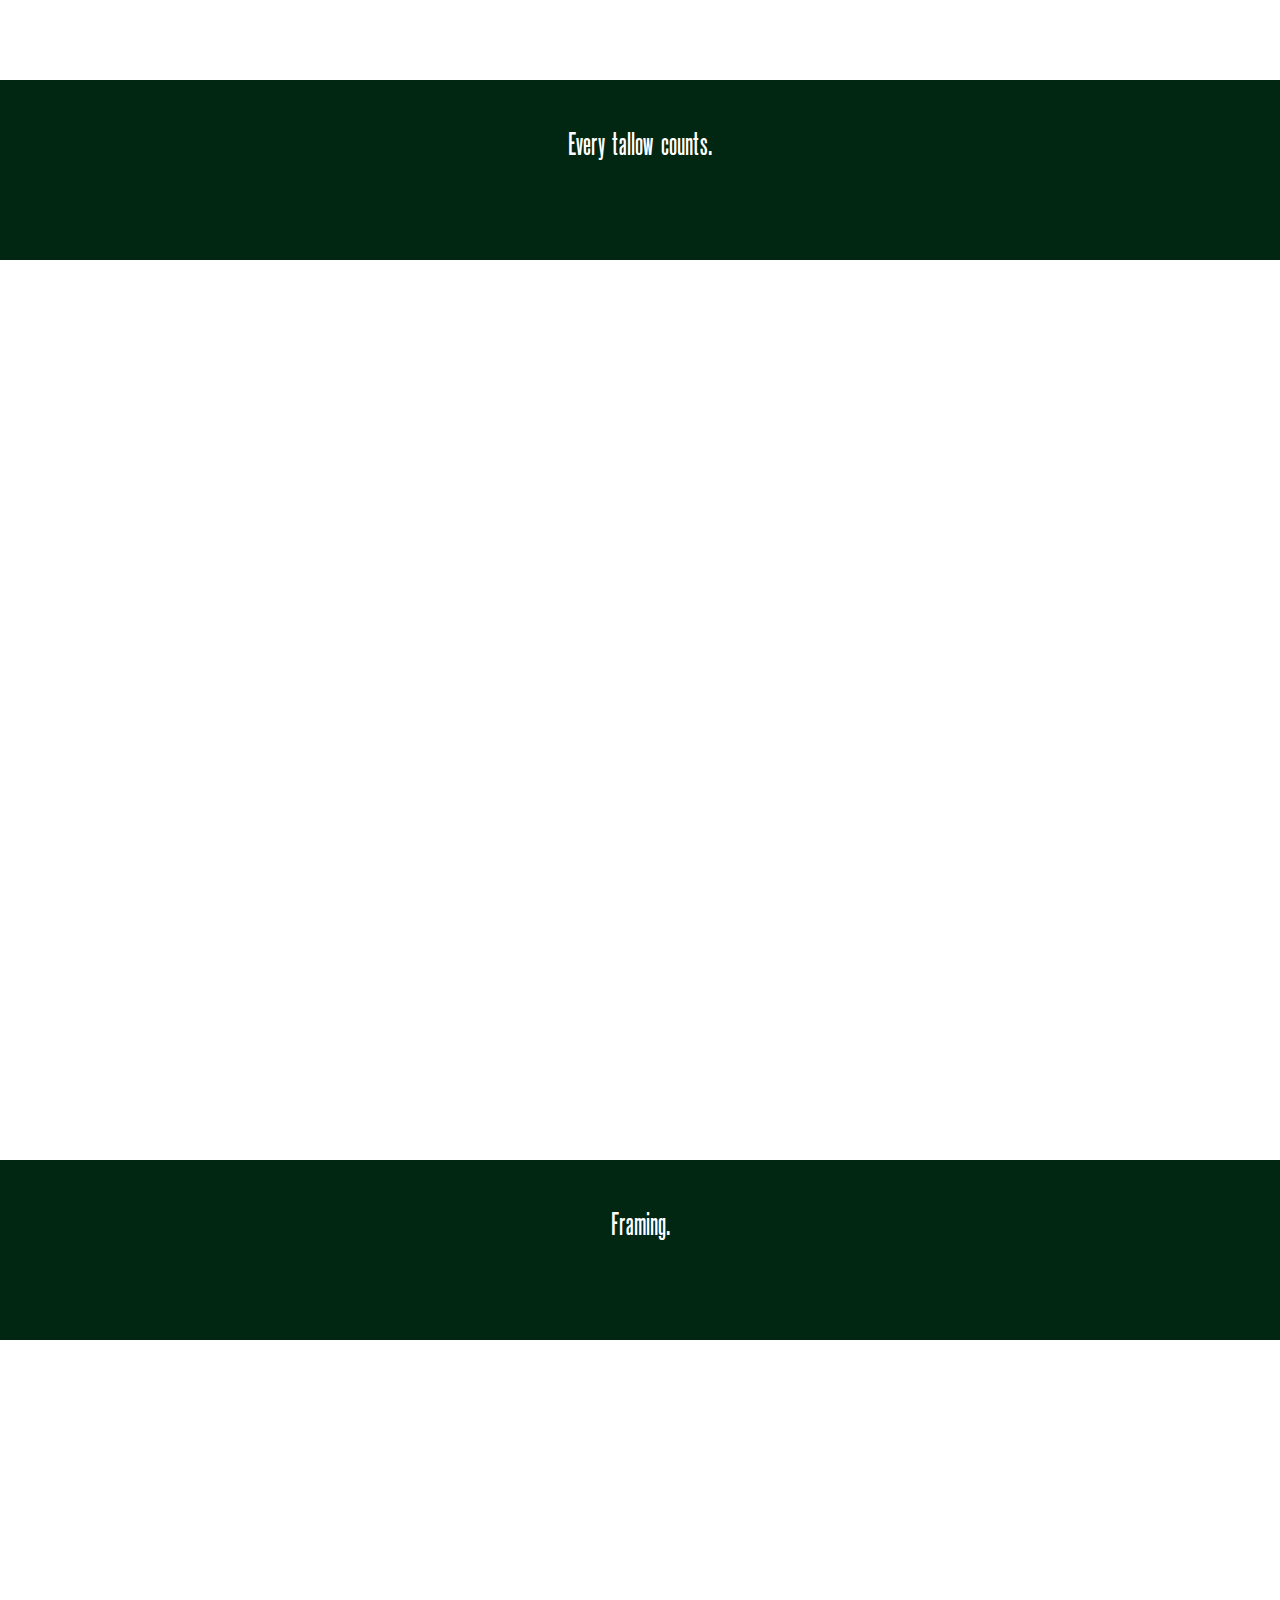
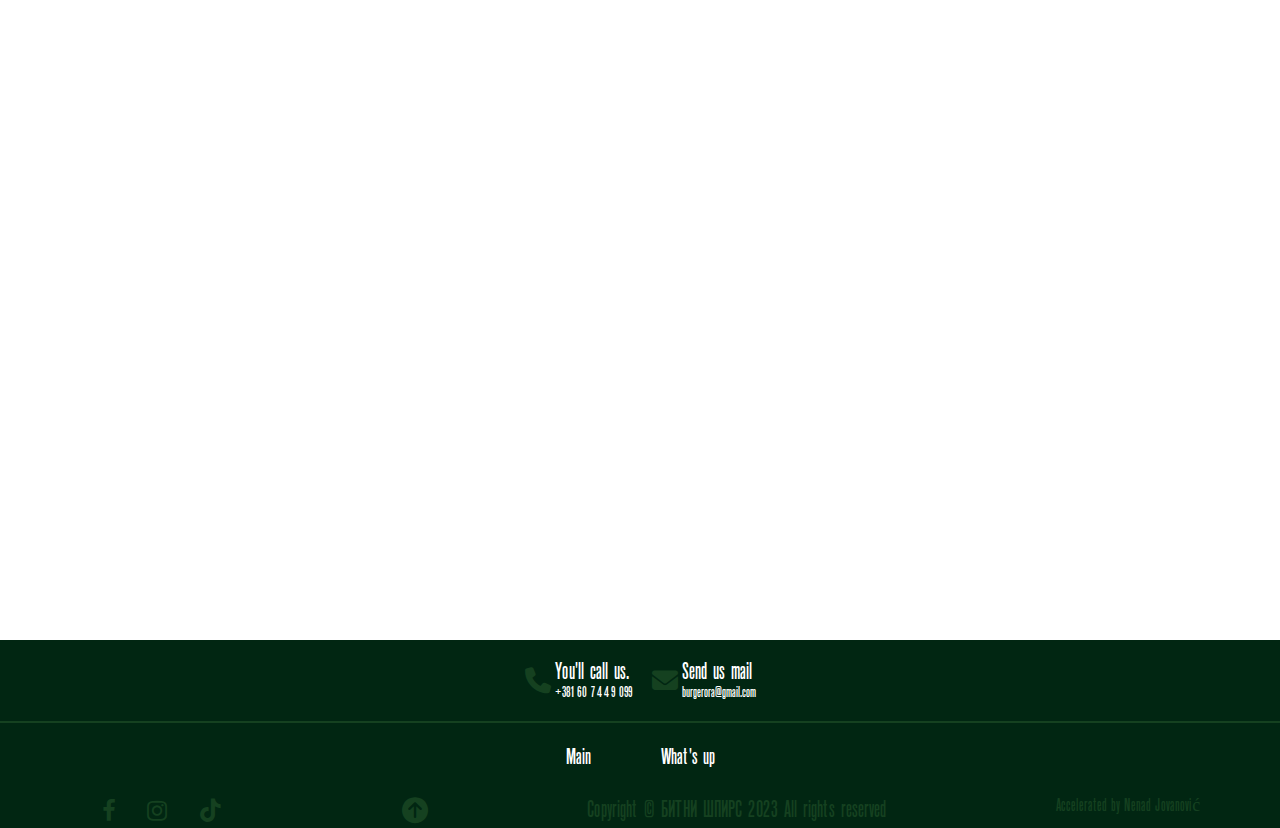
<file: abouten.html>
<!DOCTYPE html>
<html id="top" lang="en">
  <head>
    <meta charset="UTF-8" />
    <meta name="viewport" content="width=device-width, initial-scale=1" />
    <meta name="author" content="Nenad Jovanović" />
    <meta name="description" content="Burgers on the other side of the bun" />
    <meta name="keywords" content="food, burgers, buns, bun, burger" />
    <link rel="icon" href="images/favicon/favicon.ico" />
    <link rel="icon" href="images/favicon/android-chrome-192x192.png" />
    <link rel="icon" href="images/favicon/android-chrome-512x512.png" />
    <link rel="icon" href="images/favicon/apple-touch-icon.png" />
    <link rel="icon" href="images/favicon/favicon-16x16.png" />
    <link rel="icon" href="images/favicon/favicon-32x32.png" />
    <title>About</title>
    <link rel="stylesheet" href="styles/events.css" />
    <link rel="stylesheet" href="styles/about.css" />
    <link
      rel="stylesheet"
      href="https://cdnjs.cloudflare.com/ajax/libs/font-awesome/6.2.0/css/all.min.css"
    />
    <link
      rel="stylesheet"
      href="https://cdnjs.cloudflare.com/ajax/libs/font-awesome/4.7.0/css/font-awesome.min.css"
    />
  </head>
  <body>
    <div class="bread">
      <div class="langs">
        <a href="abouten.html">EN</a>/<a href="about.html">СРБ</a>
      </div>
      <h2 class="bread">How BITNI hoMeMade buns are made?</h2>
    </div>
    <div class="breadfirstimg"></div>
    <div class="bread">
      <h2 class="bread">Measure twice, cut twice.</h2>
    </div>
    <div class="breadsecondimg"></div>
    <div class="bread">
      <h2 class="bread">It's important to BEtni gentle.</h2>
    </div>
    <div class="breadthirdimg"></div>
    <div class="bread">
      <h2 class="bread">Bake the day.</h2>
    </div>
    <div class="breadfourthimg"></div>

    <div class="bread">
      <h2 class="bread">How BITNI burgers are made?</h2>
    </div>
    <div class="meatfirstimg"></div>

    <div class="bread">
      <h2 class="bread">Love is the process.</h2>
    </div>
    <div class="meatsecondimg"></div>

    <div class="bread">
      <h2 class="bread">Every tallow counts.</h2>
    </div>
    <div class="meatthirdimg"></div>

    <div class="bread">
      <h2 class="bread">Framing.</h2>
    </div>
    <div class="meatfourthimg"></div>
    <footer>
      <div id="contact" class="upfooter">
        <div class="callus">
          <div class="callusicon"><i class="fas fa-phone"></i></div>
          <div class="txtcontent">
            <div class="callustxt">You'll call us.</div>
            <div class="calluscont">
              <a href="tel:+381607449099">+381 60 7449 099</a>
            </div>
          </div>
        </div>
        <div class="emailus">
          <div class="emailusicon"><i class="fas fa-envelope"></i></div>
          <div class="txtcontent">
            <div class="emailustxt">Send us mail</div>
            <div class="emailuscont">
              <a href="mailto:burgerora@gmail.com">burgerora@gmail.com</a>
            </div>
          </div>
        </div>
      </div>
      <hr />
      <div class="midfooter">
        <div class="listfooter">
          <ul>
            <li><a href="mainen.html">Main</a></li>
            <li><a href="menuen.html">What's up</a></li>
          </ul>
        </div>
      </div>

      <div class="downfooter">
        <div class="icons">
          <div>
            <a href="https://www.facebook.com/bitni.spirs/" target="_blank"
              ><i
                class="fa fa-facebook"
                src="https://www.facebook.com/bitni.spirs/"
                target="_blank"
                title="Facebook"
              ></i
            ></a>
          </div>
          <div>
            <a
              href="https://www.instagram.com/bitni_spirs/?hl=en"
              target="_blank"
              title="Instagram"
              ><i class="fa fa-instagram"></i
            ></a>
          </div>
          <div>
            <a
              href="https://www.tiktok.com/@bitni.spirs"
              target="_blank"
              title="TikTok"
              ><i class="fa fa-tiktok"></i
            ></a>
          </div>
        </div>
        <a href="#top"><i class="fas fa-arrow-circle-up"></i></a>
        <p class="copy">Copyright © БИТНИ ШПИРС 2023 All rights reserved</p>
        <p class="autho">Accelerated by Nenad Jovanović</p>
      </div>
    </footer>
    <script href="js/script.js"></script>
  </body>
</html>
</file>
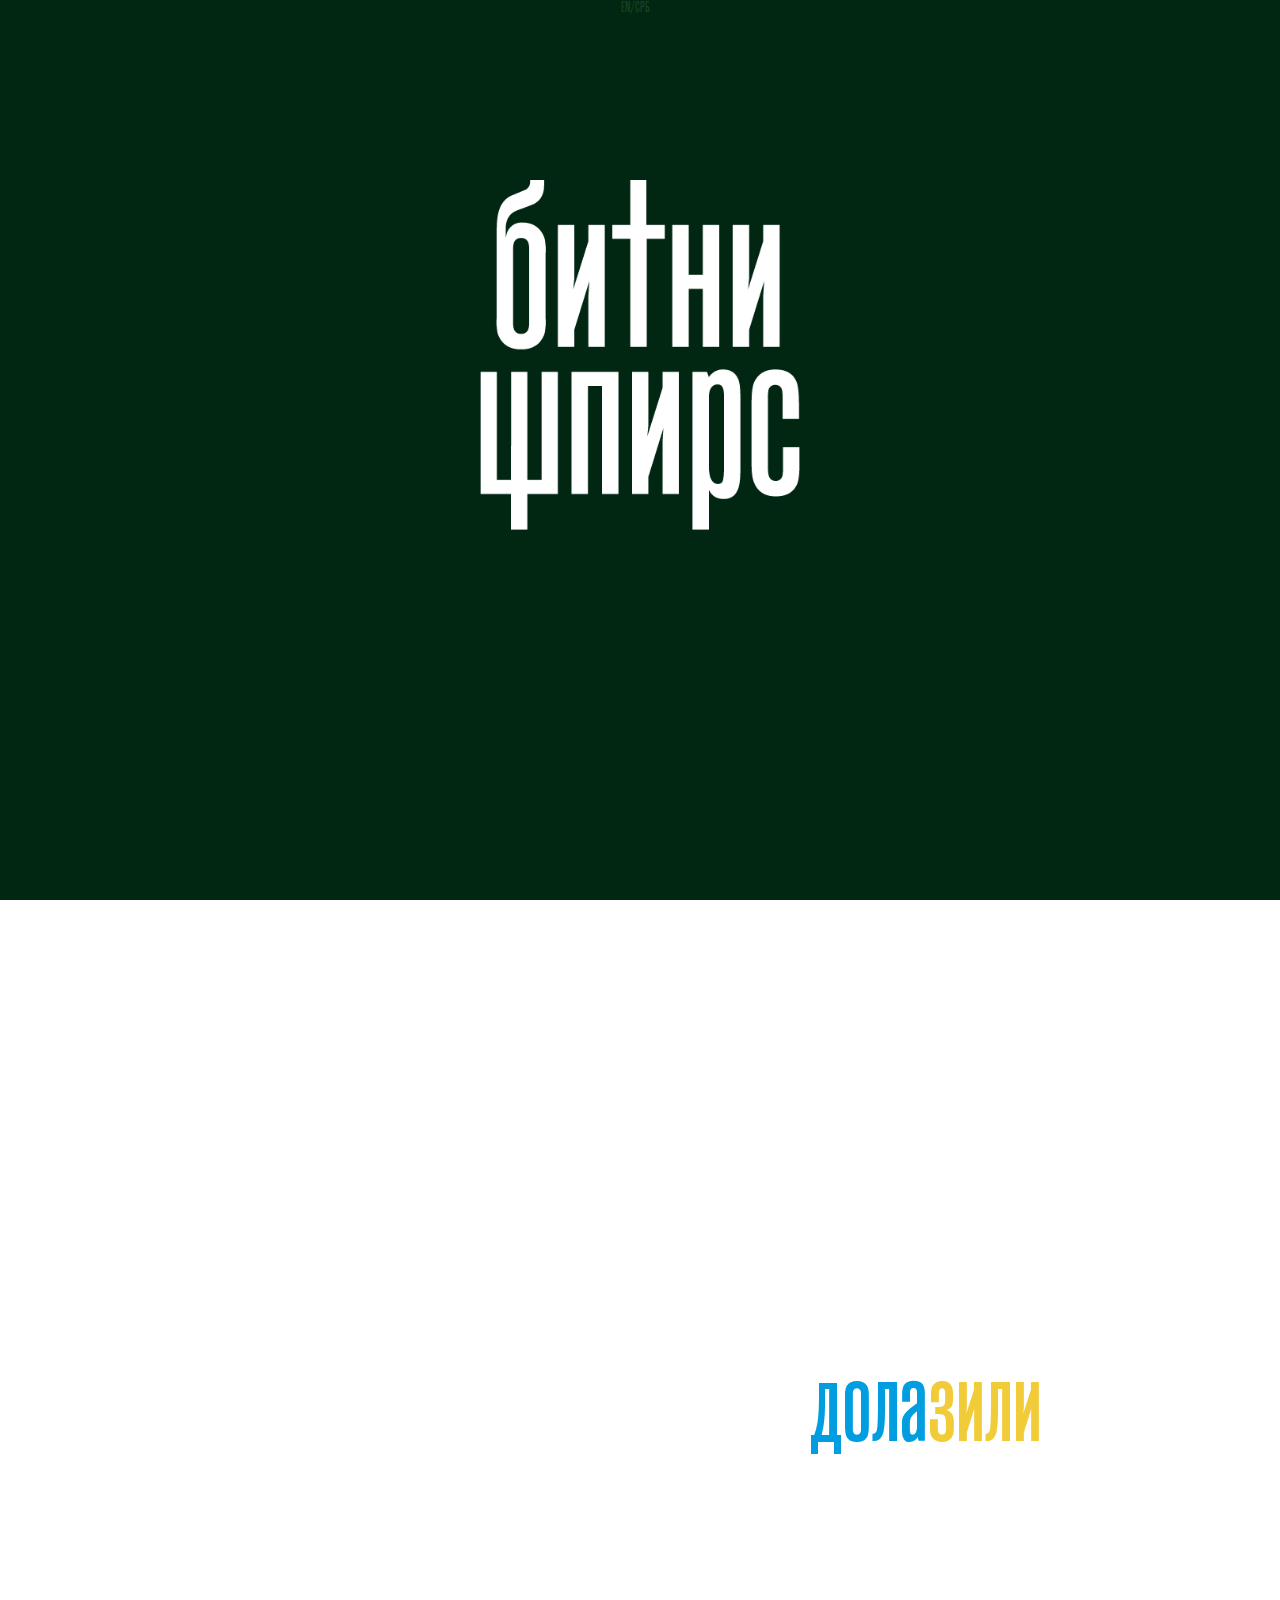
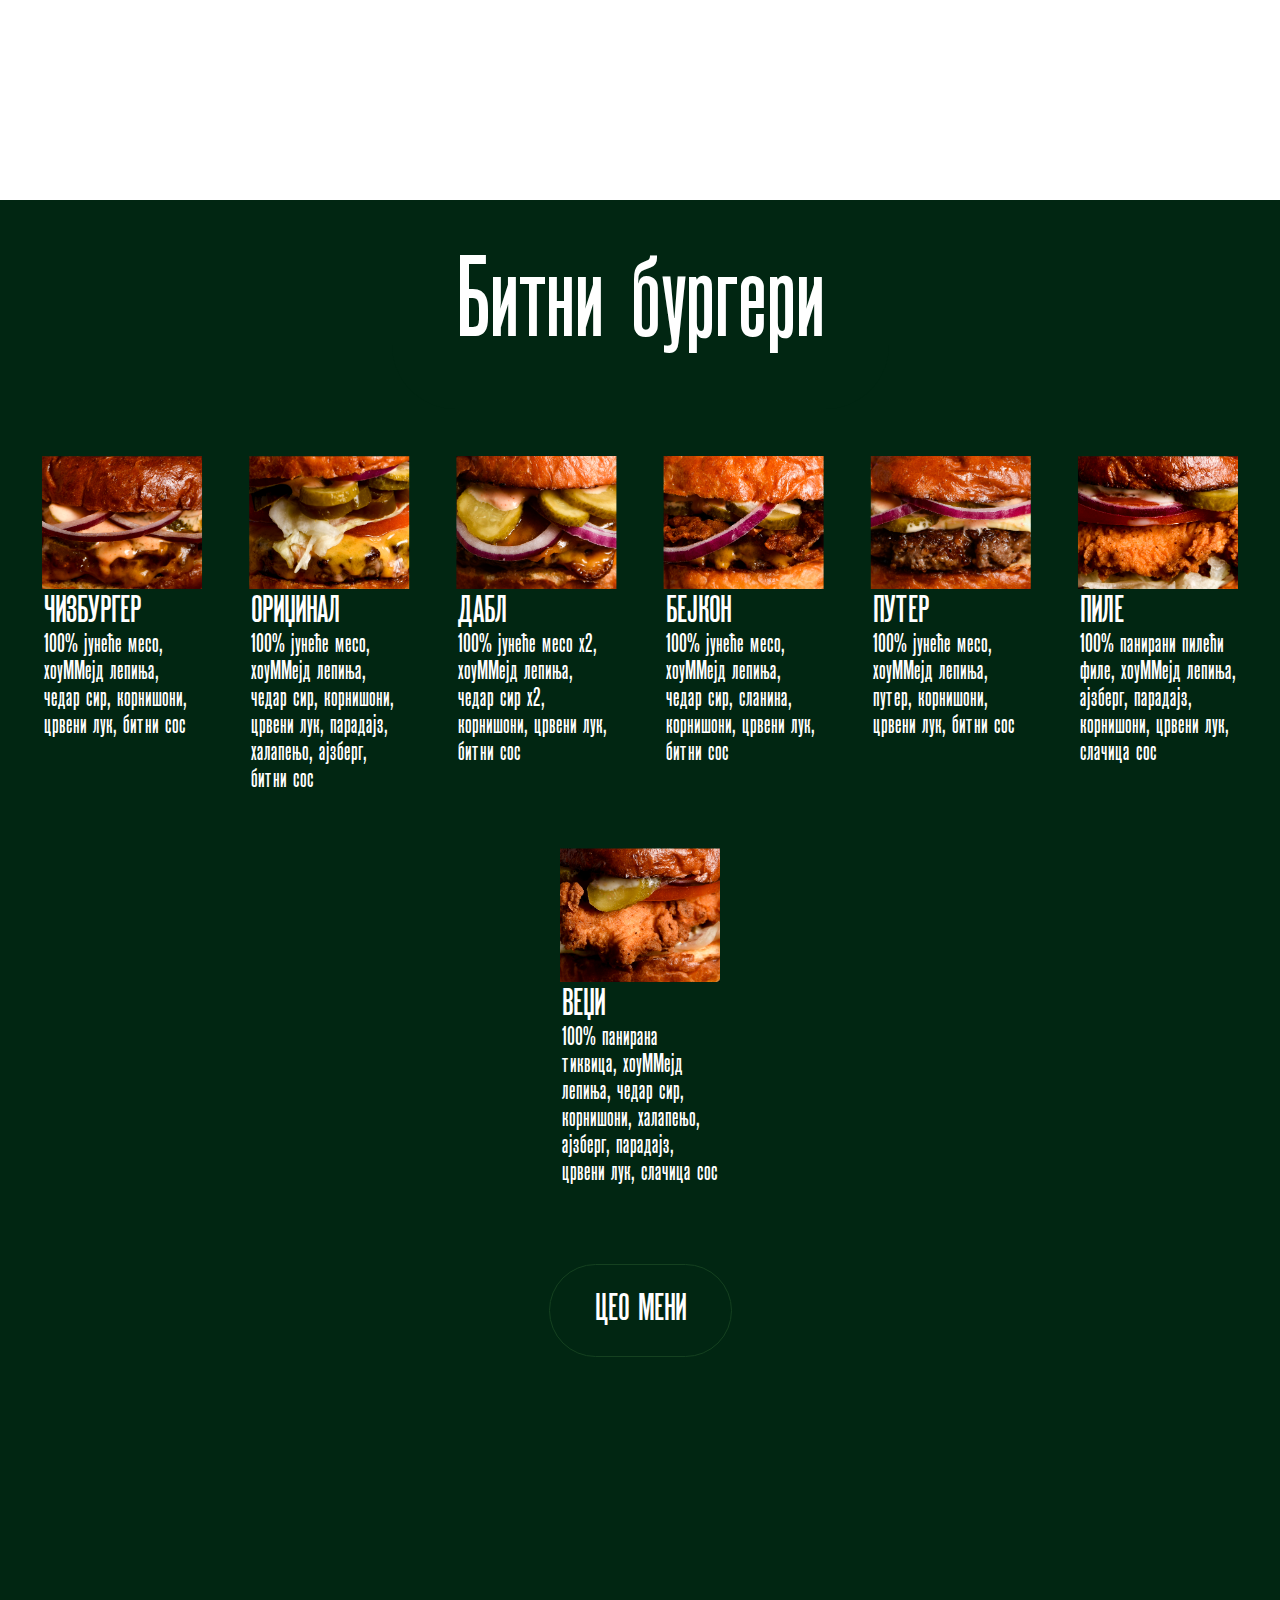
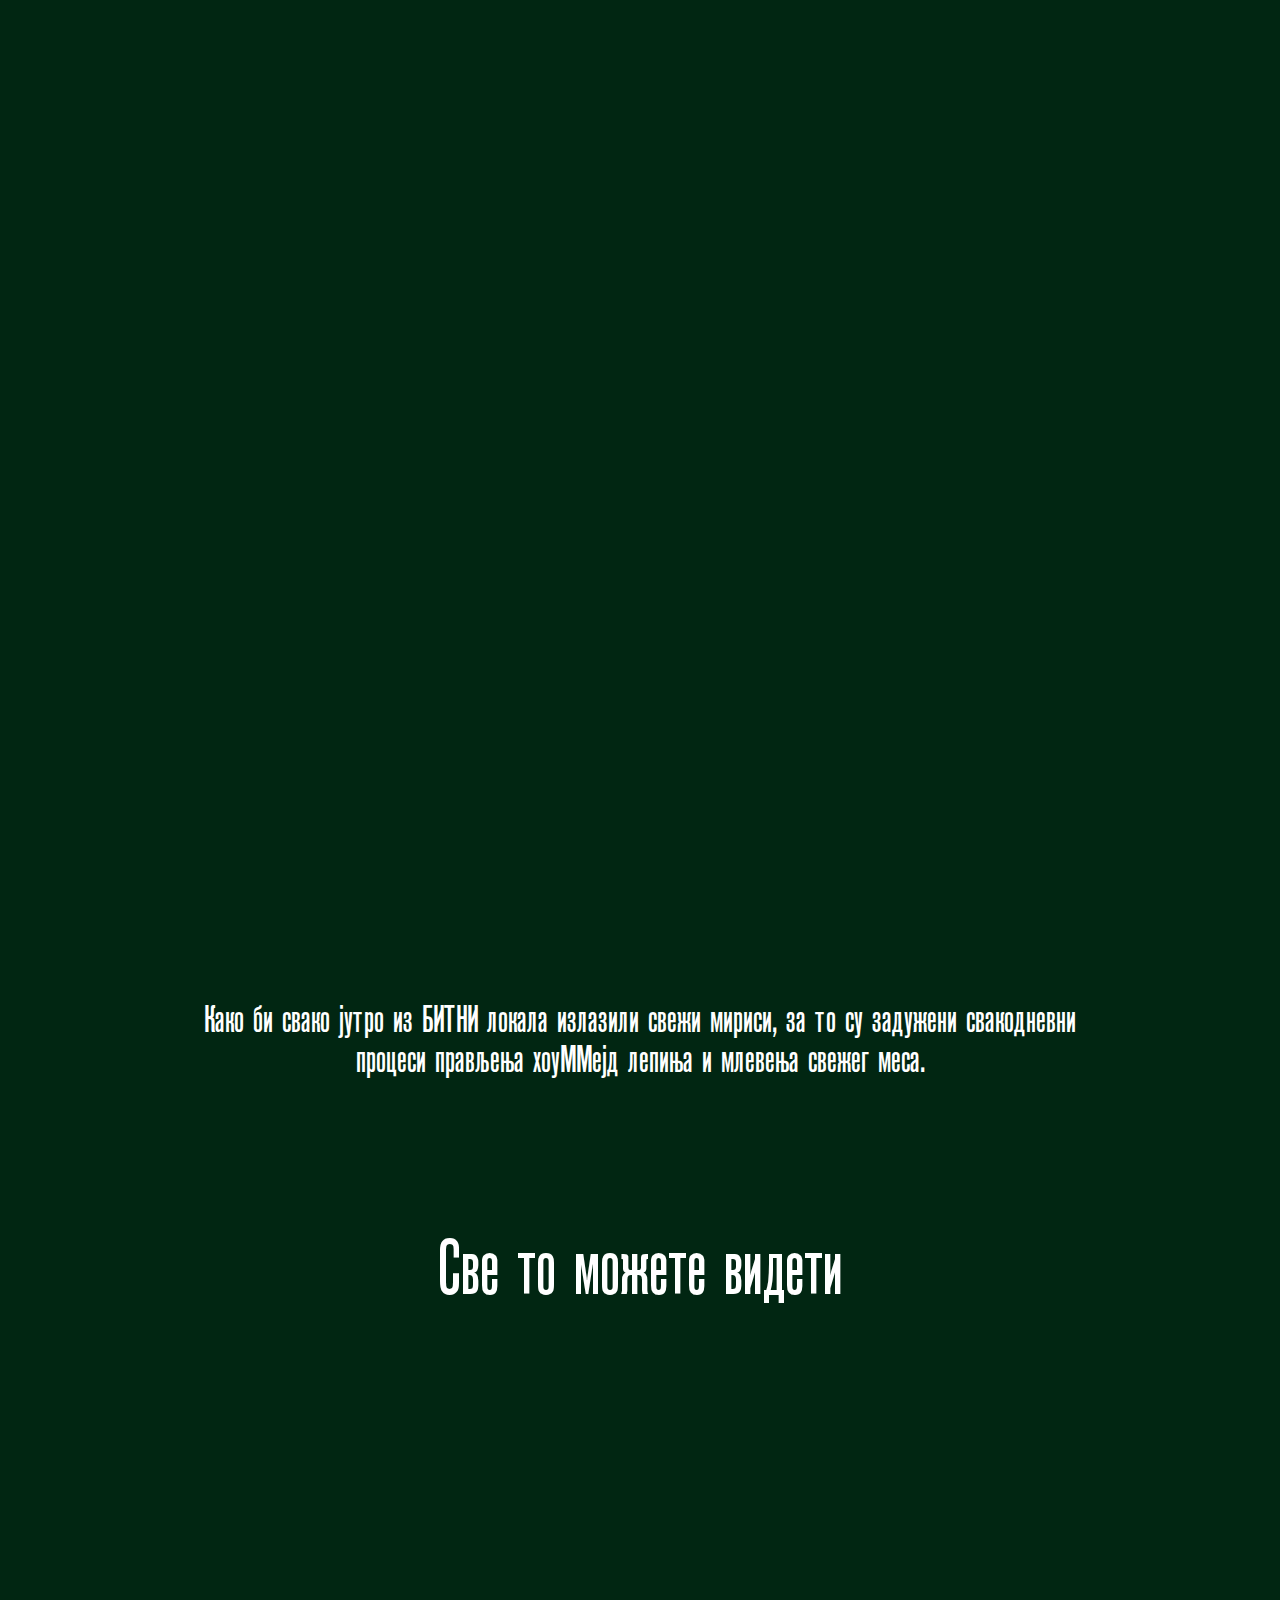
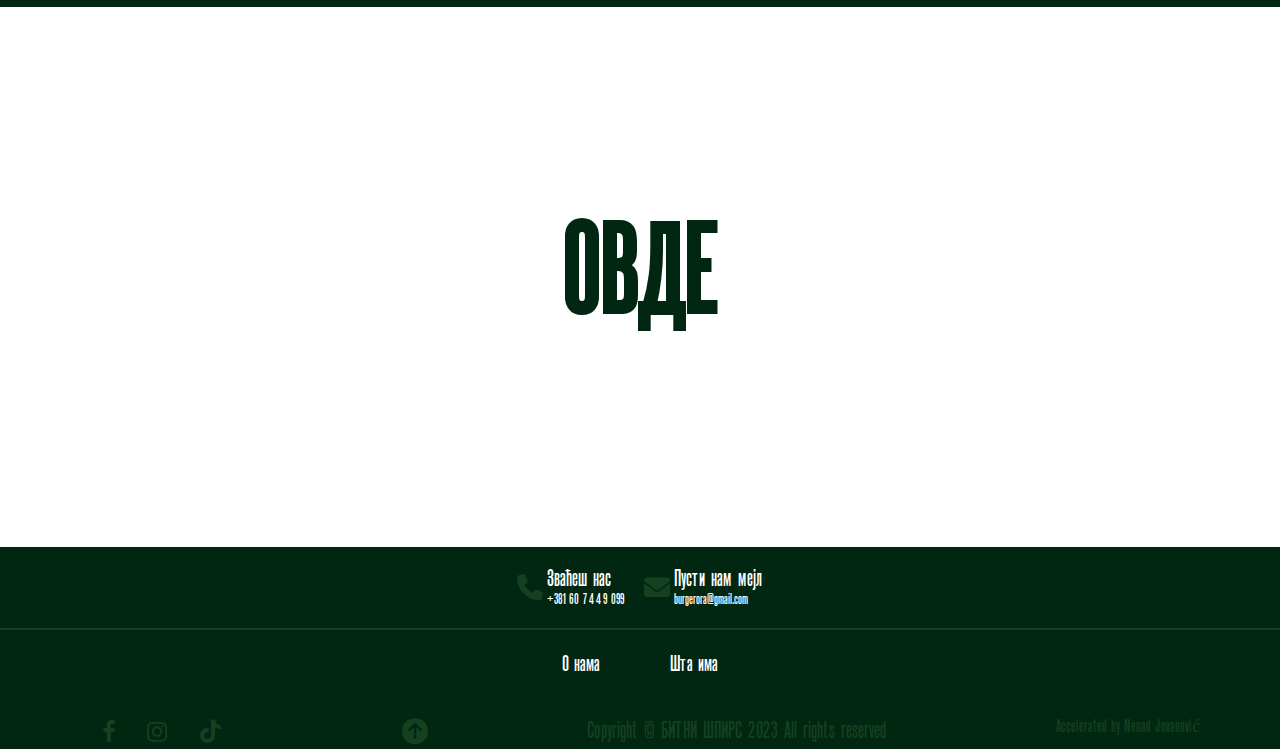
<file: main.html>
<!DOCTYPE html>
<html id="top" lang="rs">
  <head>
    <meta charset="UTF-8" />
    <meta name="viewport" content="width=device-width, initial-scale=1" />
    <meta name="author" content="Nenad Jovanović" />
    <meta name="description" content="Burgers on the other side of the bun" />
    <meta name="keywords" content="food, burgers, buns, bun, burger" />
    <link rel="icon" href="/images/favicon/favicon.ico" />
    <link rel="icon" href="/images/favicon/android-chrome-192x192.png" />
    <link rel="icon" href="/images/favicon/android-chrome-512x512.png" />
    <link rel="icon" href="/images/favicon/apple-touch-icon.png" />
    <link rel="icon" href="/images/favicon/favicon-16x16.png" />
    <link rel="icon" href="/images/favicon/favicon-32x32.png" />
    <title>Битни Шпирс</title>
    <link rel="stylesheet" href="../styles/styles.css" />

    <link
      rel="stylesheet"
      href="https://cdnjs.cloudflare.com/ajax/libs/font-awesome/6.2.0/css/all.min.css"
    />
    <link
      rel="stylesheet"
      href="https://cdnjs.cloudflare.com/ajax/libs/font-awesome/4.7.0/css/font-awesome.min.css"
    />
    <script src="../js/script.js" defer></script>
  </head>
  <body>
    <header>
      <nav>
        <div class="langs">
          <a href="/html/mainen.html">EN</a>/<a href="/html/main.html">СРБ</a>
        </div>
        <div class="hamburger">
          <div class="line"></div>
          <div class="line"></div>
          <div class="line"></div>
        </div>
        <div class="navbar">
          <ul>
            <li><a href="/html/about.html">О нама</a></li>
            <li><a href="#contact">Контакт</a></li>
            <li><a href="/html/menu.html">Шта има</a></li>
          </ul>
        </div>
      </nav>
    </header>
    <main class="main-1">
      <img
        class="logotext"
        src="/images/Logo/logotekstw.png"
        alt="Logo text of Bitni Spirs"
      />
    </main>
    <div class="page2">
      <p id="ppage2p" class="ppage2p">Поједи код нас</p>
      <p id="ppage2p" class="ppage2p">
        Да ти не би
        <a
          class="wolt"
          href="https://wolt.com/en/srb/belgrade/restaurant/bitni-pirs"
          target="_blank"
          >дола</a
        ><a
          class="glovo"
          href="https://glovoapp.com/rs/sr/beograd/essential-spins-beg/"
          target="blank"
          >зили</a
        >
        на гајбу
      </p>
    </div>
    <div class="menubitni">
      <p id="burger" class="menubitnitext">Битни бургери</p>
    </div>

    <div class="page3">
      <section class="cards">
        <article class="card">
          <figure class="image">
            <img
              class="imageburger"
              src="/images/burgers/dropdownmenu/cizclose.jpg"
              alt="Cheese burger"
            />
          </figure>
          <div class="card-content">
            <h2 class="h2content">ЧИЗБУРГЕР</h2>
            <p class="pcontent">
              100% јунеће месо, хоуММејд лепиња, чедар сир, корнишони, црвени
              лук, битни сос
            </p>
          </div>
        </article>

        <article class="card">
          <figure class="image">
            <img
              class="imageburger"
              src="/images/burgers/dropdownmenu/orclose.jpg"
              alt="Original burger"
            />
          </figure>
          <div class="card-content">
            <h2 class="h2content">ОРИЏИНАЛ</h2>
            <p class="pcontent">
              100% јунеће месо, хоуММејд лепиња, чедар сир, корнишони, црвени
              лук, парадајз, халапењо, ајзберг, битни сос
            </p>
          </div>
        </article>

        <article class="card">
          <figure class="image">
            <img
              class="imageburger"
              src="/images/burgers/dropdownmenu/dablclose.jpg"
              alt="Double cheese burger"
            />
          </figure>
          <div class="card-content">
            <h2 class="h2content">ДАБЛ</h2>
            <p class="pcontent">
              100% јунеће месо х2, хоуММејд лепиња, чедар сир х2, корнишони,
              црвени лук, битни сос
            </p>
          </div>
        </article>

        <article class="card">
          <figure class="image">
            <img
              class="imageburger"
              src="/images/burgers/dropdownmenu/bejkonclose.jpg"
              alt="Bacon burger"
            />
          </figure>
          <div class="card-content">
            <h2 class="h2content">БЕЈКОН</h2>
            <p class="pcontent">
              100% јунеће месо, хоуММејд лепиња, чедар сир, сланина, корнишони,
              црвени лук, битни сос
            </p>
          </div>
        </article>

        <article class="card">
          <figure class="image">
            <img
              class="imageburger"
              src="/images/burgers/dropdownmenu/puterclose.jpg"
              alt="Butter burger"
            />
          </figure>
          <div class="card-content">
            <h2 class="h2content">ПУТЕР</h2>
            <p class="pcontent">
              100% јунеће месо, хоуММејд лепиња, путер, корнишони, црвени лук,
              битни сос
            </p>
          </div>
        </article>

        <article class="card">
          <figure class="image">
            <img
              class="imageburger"
              src="/images/burgers/dropdownmenu/pileclose.jpg"
              alt="Chicken burger"
            />
          </figure>
          <div class="card-content">
            <h2 class="h2content">ПИЛЕ</h2>
            <p class="pcontent">
              100% панирани пилећи филе, хоуММејд лепиња, ајзберг, парадајз,
              корнишони, црвени лук, слачица сос
            </p>
          </div>
        </article>

        <article class="card">
          <figure class="image">
            <img
              class="imageburger"
              src="/images/burgers/dropdownmenu/vedziclose.jpg"
              alt="Vegie burger"
            />
          </figure>
          <div class="card-content">
            <h2 class="h2content">ВЕЏИ</h2>
            <p class="pcontent">
              100% панирана тиквица, хоуММејд лепиња, чедар сир, корнишони,
              халапењо, ајзберг, парадајз, црвени лук, слачица сос
            </p>
          </div>
        </article>
      </section>
      <a type="button" class="menubutton" href="menu.html" target="_self"
        >ЦЕО МЕНИ</a
      >

      <div class="page4"></div>
    </div>

    <div class="page5">
      <p class="about">
        Како би свако јутро из БИТНИ локала излазили свежи мириси, за то су
        задужени свакодневни процеси прављења хоуММејд лепиња и млевења свежег
        меса.
      </p>
      <h2 class="about">Све то можете видети</h2>
    </div>

    <div class="page6">
      <h2 class="about2"><a href="about.html"> ОВДЕ</a></h2>
    </div>

    <footer>
      <div id="contact" class="upfooter">
        <div class="callus">
          <div class="callusicon"><i class="fas fa-phone"></i></div>
          <div class="txtcontent">
            <div class="callustxt">Зваћеш нас</div>
            <div class="calluscont">
              <a href="tel:+381607449099">+381 60 7449 099</a>
            </div>
          </div>
        </div>
        <div class="emailus">
          <div class="emailusicon"><i class="fas fa-envelope"></i></div>
          <div class="txtcontent">
            <div class="emailustxt">Пусти нам мејл</div>
            <div class="emailuscont">
              <a href="mailto:burgerora@gmail.com">burgerora@gmail.com</a>
            </div>
          </div>
        </div>
      </div>
      <hr />
      <div class="midfooter">
        <div class="listfooter">
          <ul>
            <li><a href="about.html">О нама</a></li>
            <li><a href="menu.html">Шта има</a></li>
          </ul>
        </div>
      </div>

      <div class="downfooter">
        <div class="icons">
          <div>
            <a href="https://www.facebook.com/bitni.spirs/" target="_blank"
              ><i
                class="fa fa-facebook"
                src="https://www.facebook.com/bitni.spirs/"
                target="_blank"
                title="Facebook"
              ></i
            ></a>
          </div>
          <div>
            <a
              href="https://www.instagram.com/bitni_spirs/?hl=en"
              target="_blank"
              title="Instagram"
              ><i class="fa fa-instagram"></i
            ></a>
          </div>
          <div>
            <a
              href="https://www.tiktok.com/@bitni.spirs"
              target="_blank"
              title="TikTok"
              ><i class="fa fa-tiktok"></i
            ></a>
          </div>
        </div>
        <a href="#top"><i class="fas fa-arrow-circle-up"></i></a>
        <p class="copy">Copyright © БИТНИ ШПИРС 2023 All rights reserved</p>
        <p class="autho">
          Accelerated by
          <a
            href="https://www.instagram.com/jasamsone/?next=%2F"
            target="_blank"
            >Nenad Jovanović</a
          >
        </p>
      </div>
    </footer>
    <script href="/js/script.js"></script>
  </body>
</html>
</file>
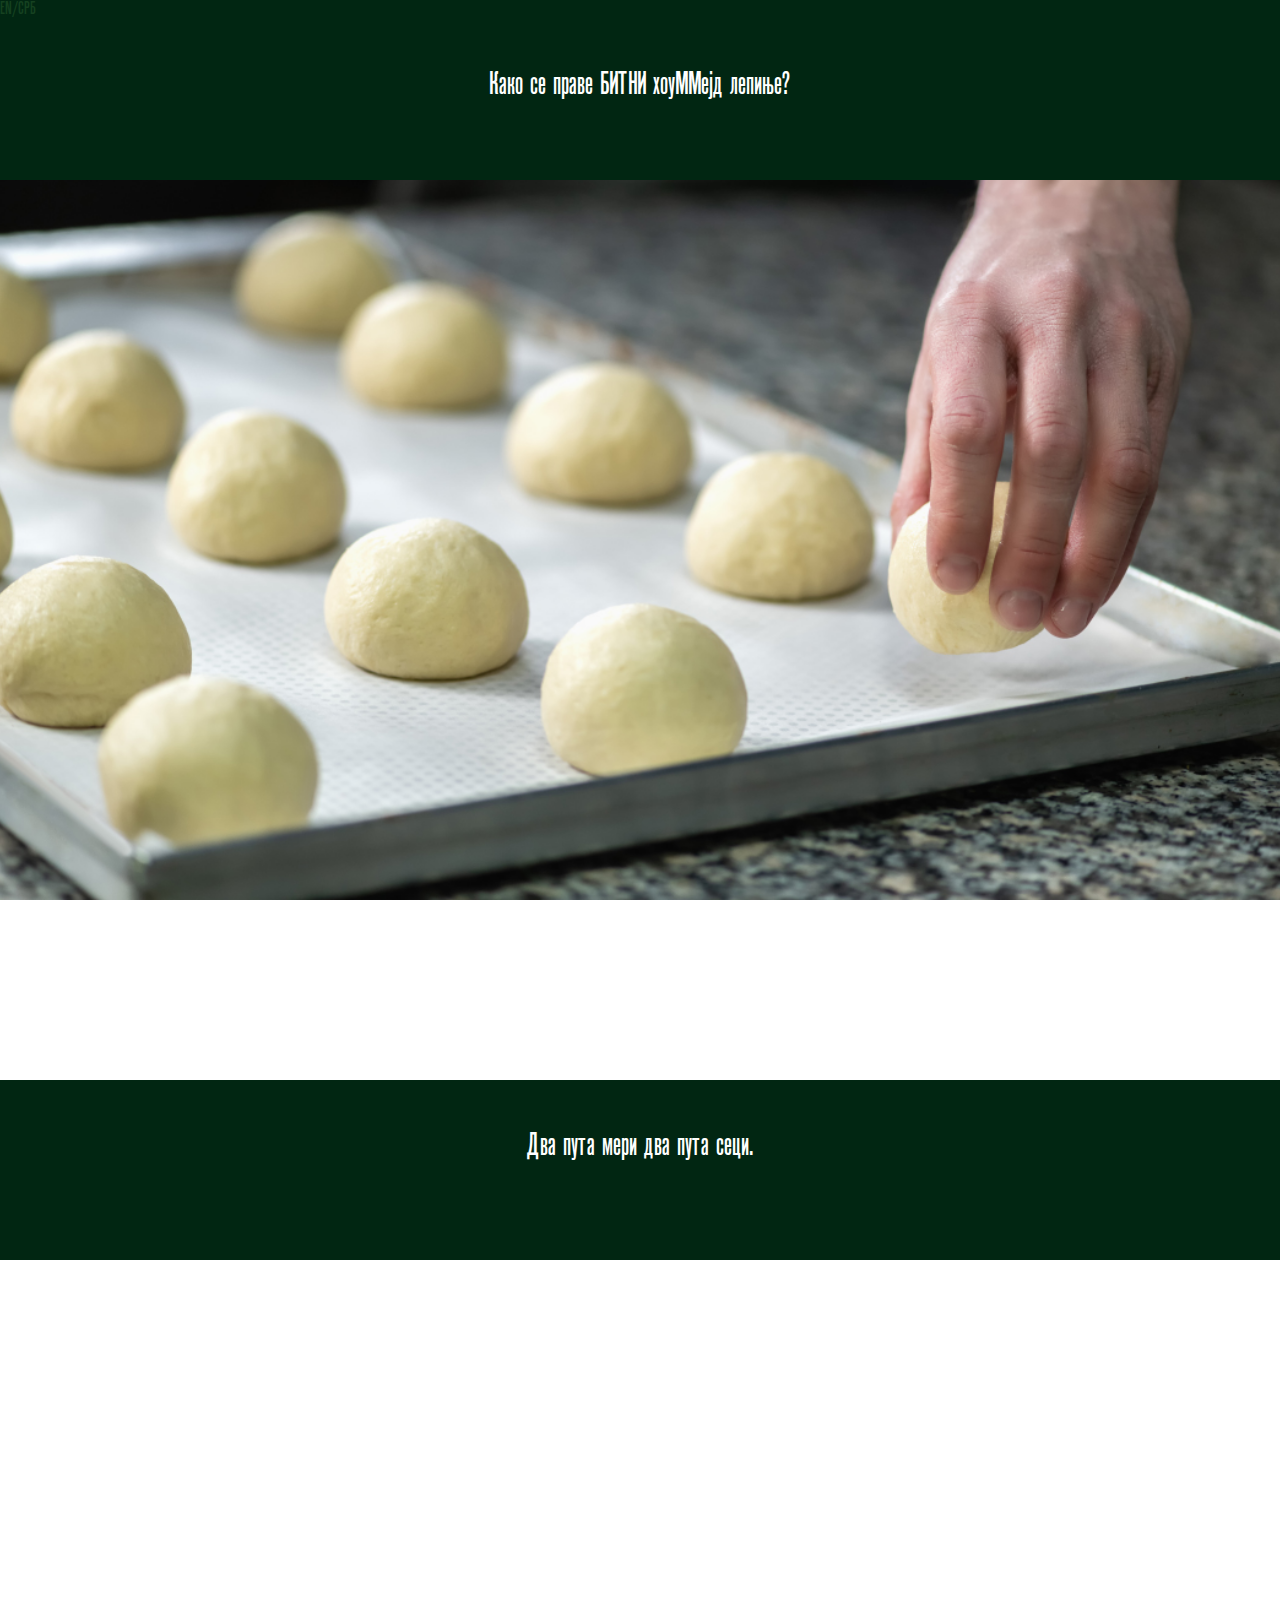
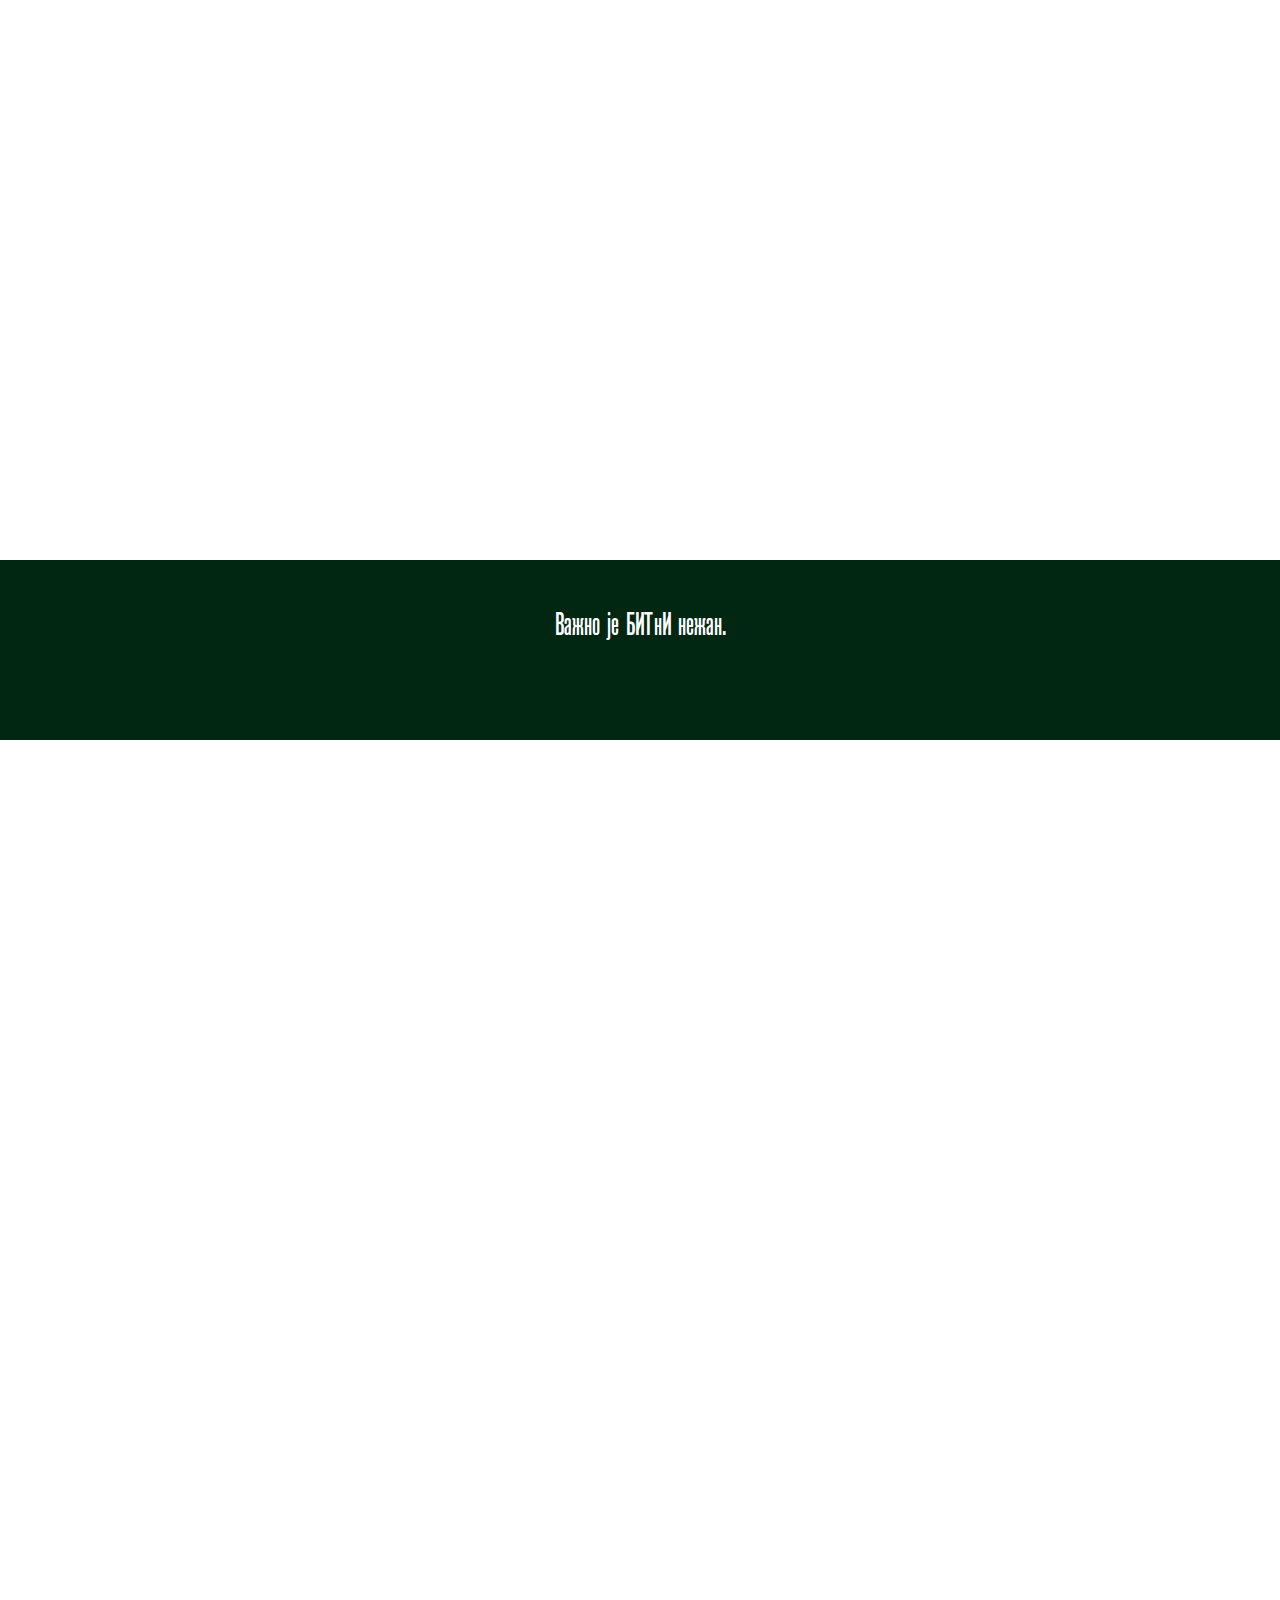
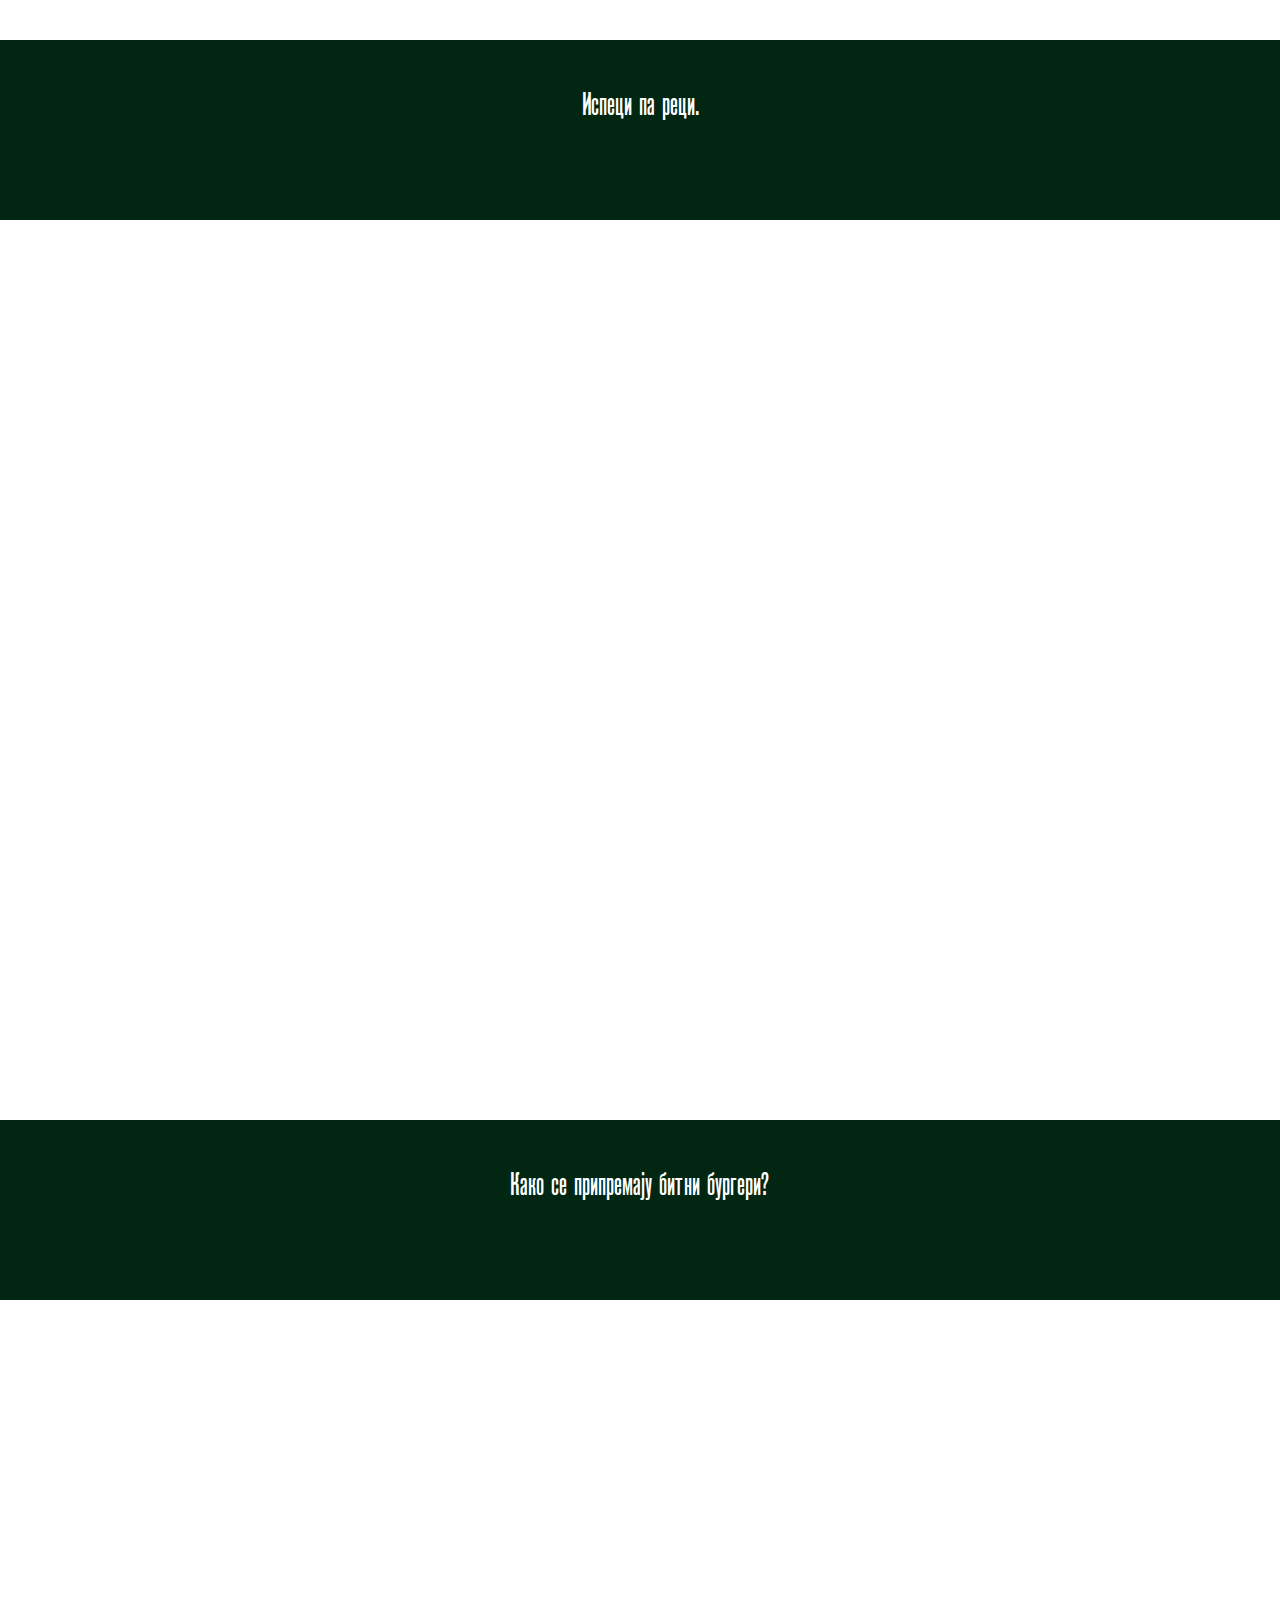
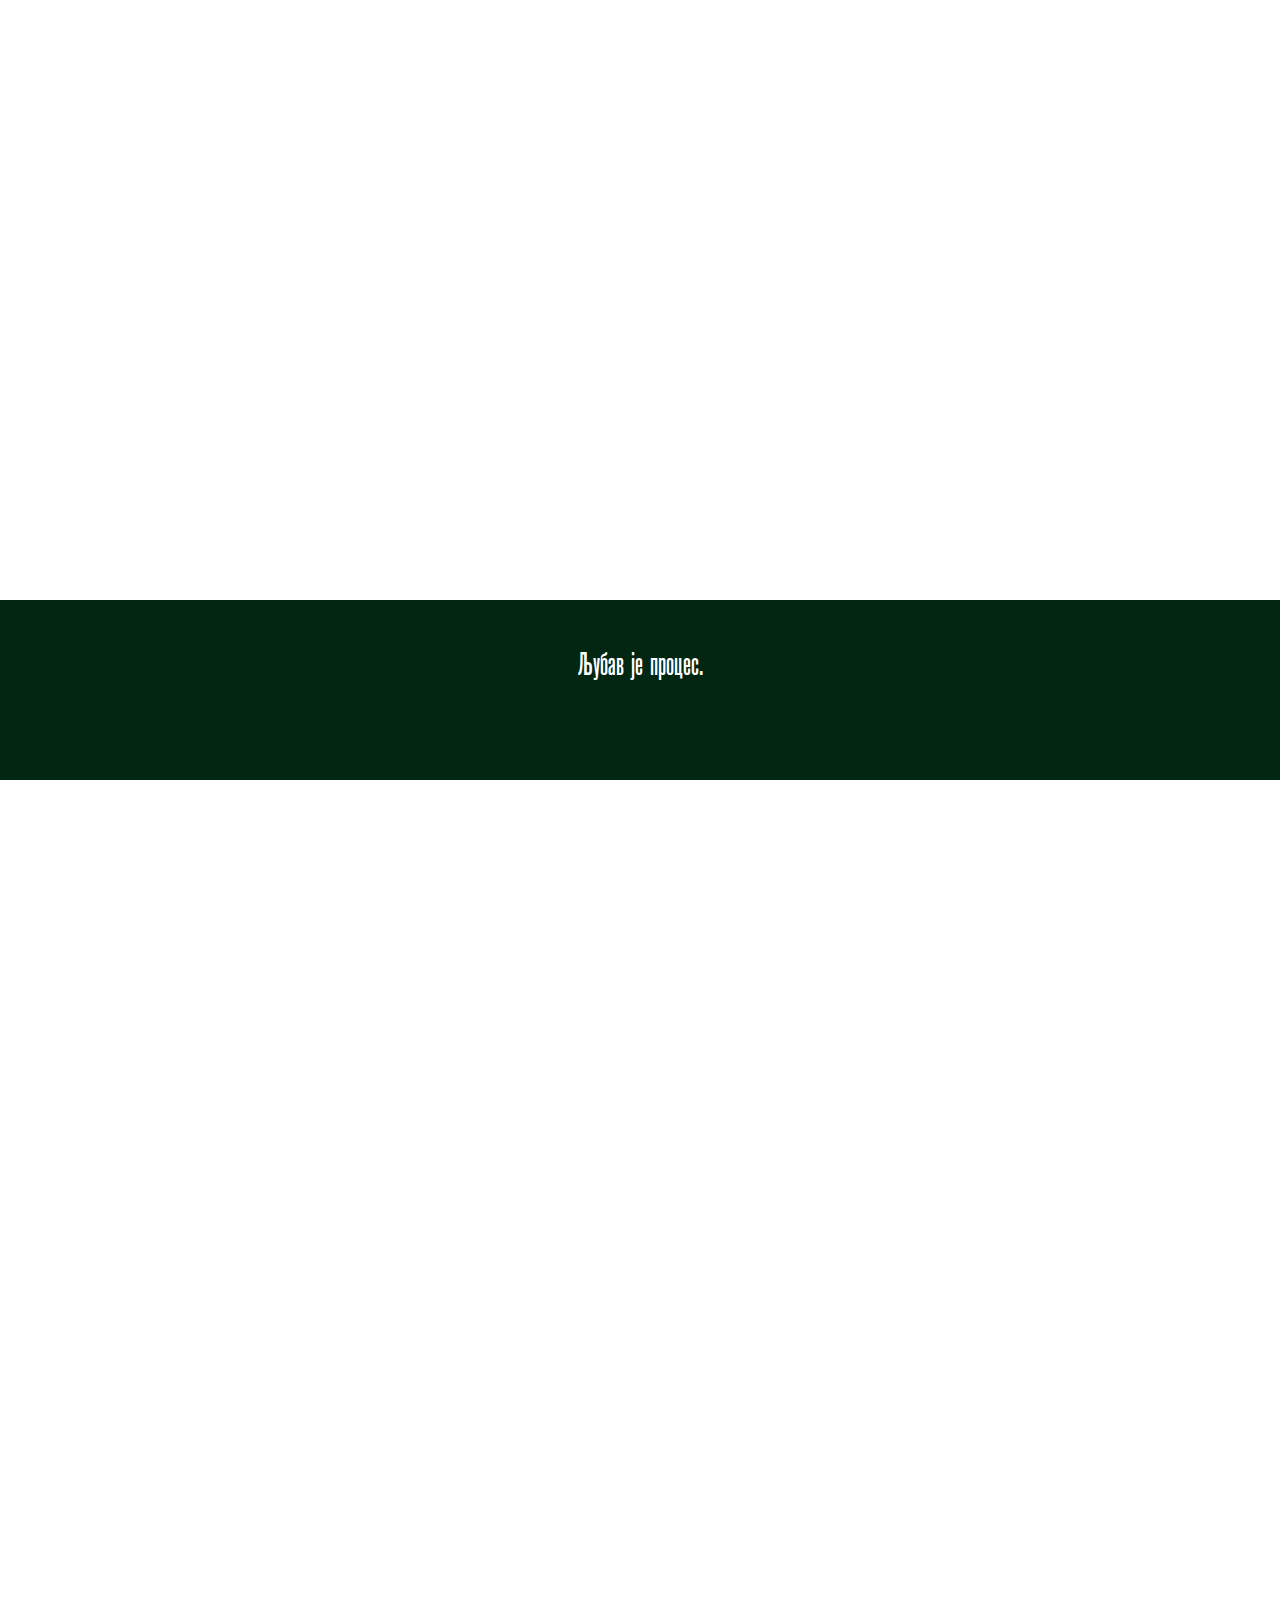
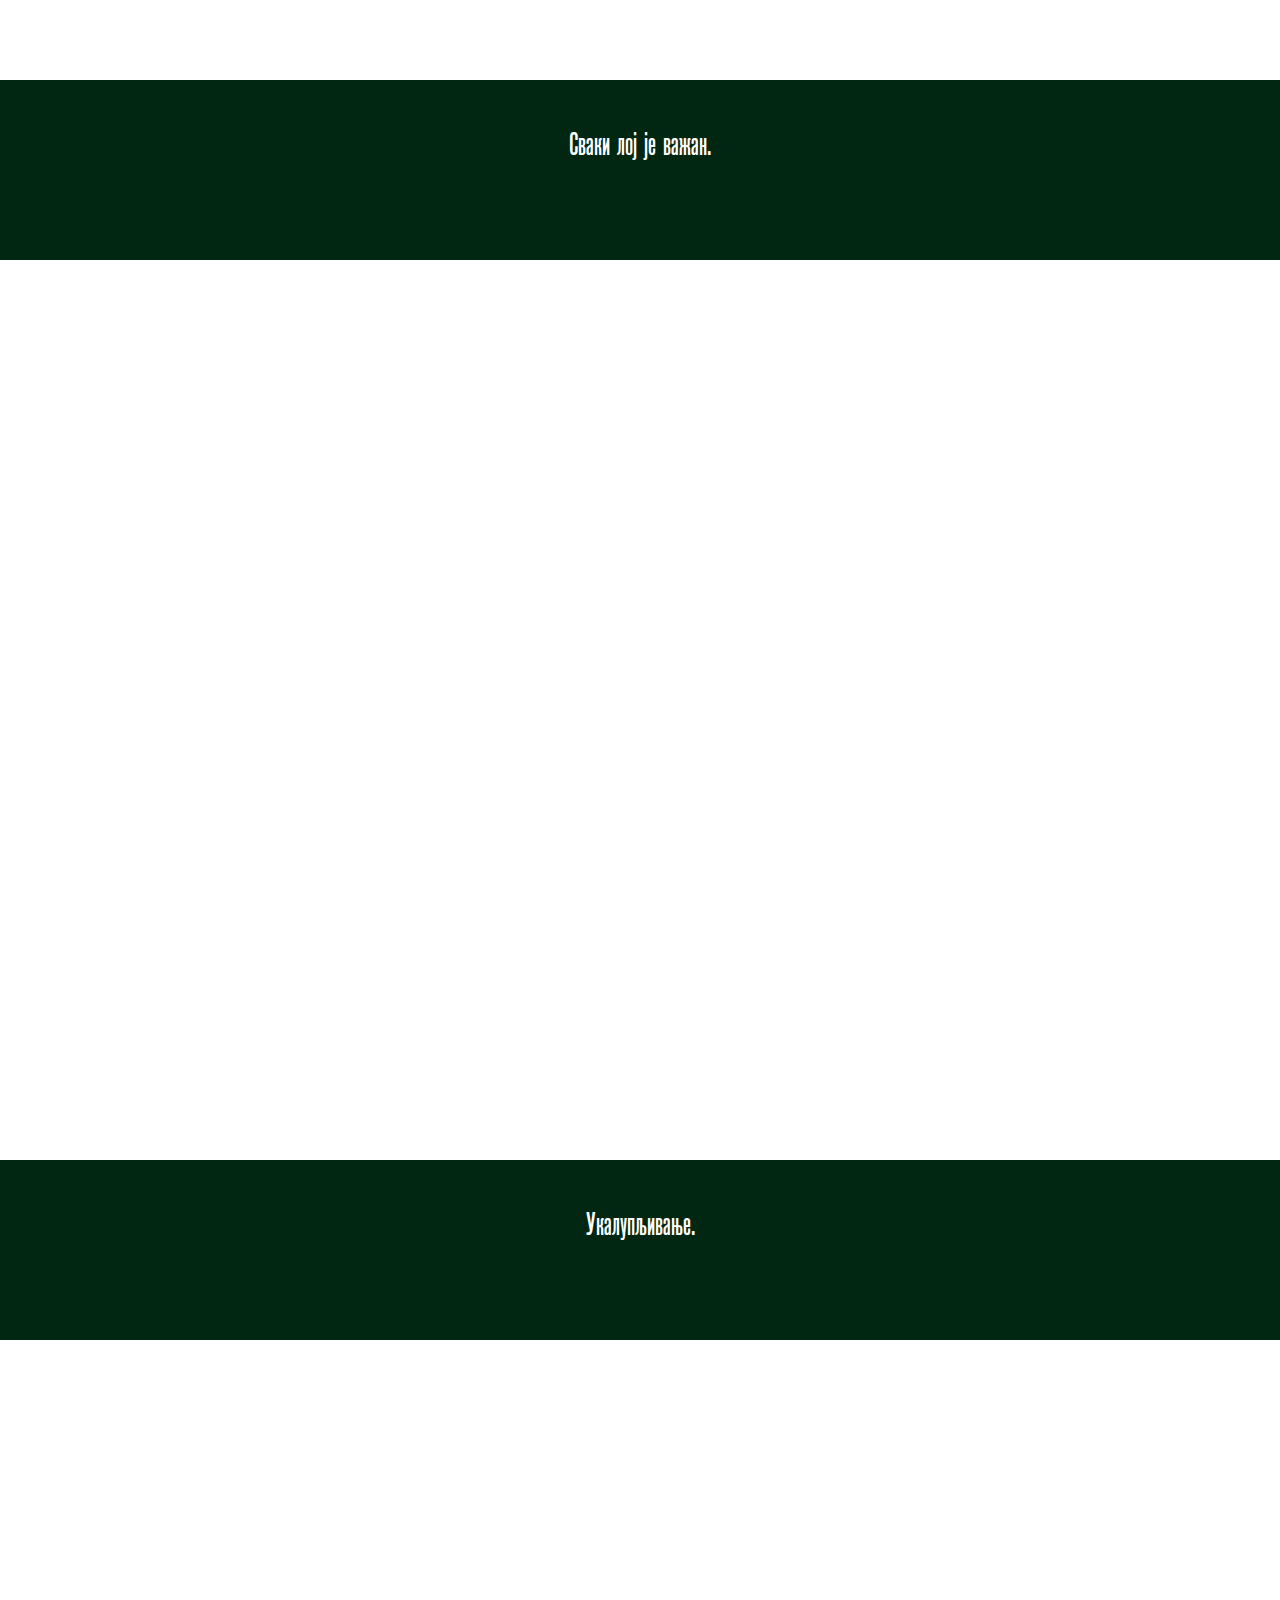
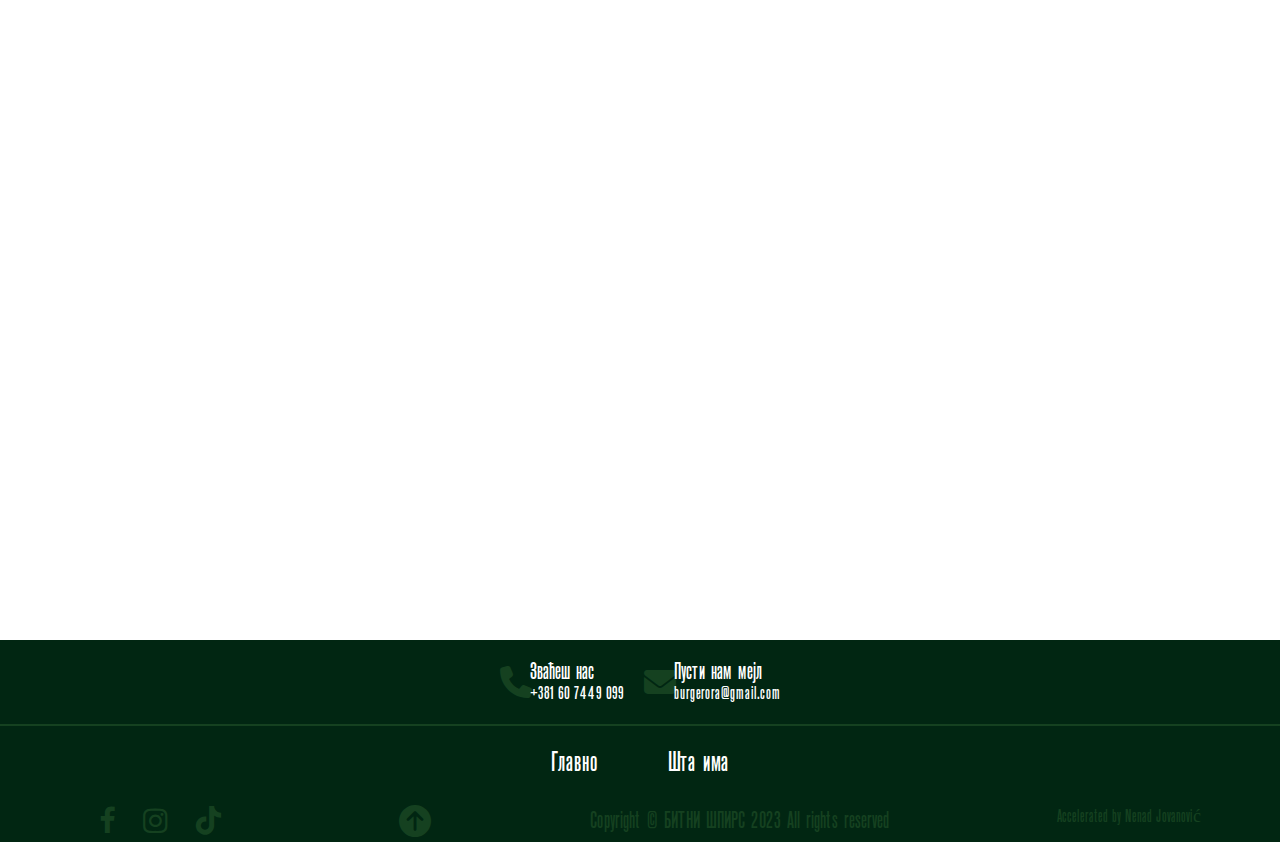
<file: docs/about.html>
<!DOCTYPE html>
<html id="top" lang="rs">
  <head>
    <meta charset="UTF-8" />
    <meta name="viewport" content="width=device-width, initial-scale=1" />
    <meta name="author" content="Nenad Jovanović" />
    <meta name="description" content="Burgers on the other side of the bun" />
    <meta name="keywords" content="food, burgers, buns, bun, burger" />
    <link rel="icon" href="../images/favicon/favicon.ico" />
    <link rel="icon" href="../images/favicon/android-chrome-192x192.png" />
    <link rel="icon" href="../images/favicon/android-chrome-512x512.png" />
    <link rel="icon" href="../images/favicon/apple-touch-icon.png" />
    <link rel="icon" href="../images/favicon/favicon-16x16.png" />
    <link rel="icon" href="../images/favicon/favicon-32x32.png" />
    <title>О нама</title>
    <link rel="stylesheet" href="../styles/about.css" />
    <link
      rel="stylesheet"
      href="https://cdnjs.cloudflare.com/ajax/libs/font-awesome/6.2.0/css/all.min.css"
    />
    <link
      rel="stylesheet"
      href="https://cdnjs.cloudflare.com/ajax/libs/font-awesome/4.7.0/css/font-awesome.min.css"
    />
    <script src="../js/script.js" defer></script>
  </head>
  <body>
    <div class="bread">
      <div class="langs">
        <a href="abouten.html">EN</a>/<a href="about.html">СРБ</a>
      </div>
      <h2 class="bread">Како се праве БИТНИ хоуММејд лепиње?</h2>
    </div>
    <div class="breadfirstimg"></div>
    <div class="bread">
      <h2 class="bread">Два пута мери два пута сеци.</h2>
    </div>
    <div class="breadsecondimg"></div>
    <div class="bread">
      <h2 class="bread">Важно је БИТнИ нежан.</h2>
    </div>
    <div class="breadthirdimg"></div>
    <div class="bread">
      <h2 class="bread">Испеци па реци.</h2>
    </div>
    <div class="breadfourthimg"></div>

    <div class="bread">
      <h2 class="bread">Како се припремају битни бургери?</h2>
    </div>
    <div class="meatfirstimg"></div>

    <div class="bread">
      <h2 class="bread">Љубав је процес.</h2>
    </div>
    <div class="meatsecondimg"></div>

    <div class="bread">
      <h2 class="bread">Сваки лој је важан.</h2>
    </div>
    <div class="meatthirdimg"></div>

    <div class="bread">
      <h2 class="bread">Укалупљивање.</h2>
    </div>
    <div class="meatfourthimg"></div>
    <footer>
      <div id="contact" class="upfooter">
        <div class="callus">
          <div class="callusicon"><i class="fas fa-phone"></i></div>
          <div class="txtcontent">
            <div class="callustxt">Зваћеш нас</div>
            <div class="calluscont">
              <a href="tel:+381607449099">+381 60 7449 099</a>
            </div>
          </div>
        </div>
        <div class="emailus">
          <div class="emailusicon"><i class="fas fa-envelope"></i></div>
          <div class="txtcontent">
            <div class="emailustxt">Пусти нам мејл</div>
            <div class="emailuscont">
              <a href="mailto:burgerora@gmail.com">burgerora@gmail.com</a>
            </div>
          </div>
        </div>
      </div>
      <hr />
      <div class="midfooter">
        <div class="listfooter">
          <ul>
            <li><a href="main.html">Главно</a></li>
            <li><a href="menu.html">Шта има</a></li>
          </ul>
        </div>
      </div>

      <div class="downfooter">
        <div class="icons">
          <div>
            <a href="https://www.facebook.com/bitni.spirs/" target="_blank"
              ><i
                class="fa fa-facebook"
                src="https://www.facebook.com/bitni.spirs/"
                target="_blank"
                title="Facebook"
              ></i
            ></a>
          </div>
          <div>
            <a
              href="https://www.instagram.com/bitni_spirs/?hl=en"
              target="_blank"
              title="Instagram"
              ><i class="fa fa-instagram"></i
            ></a>
          </div>
          <div>
            <a
              href="https://www.tiktok.com/@bitni.spirs"
              target="_blank"
              title="TikTok"
              ><i class="fa fa-tiktok"></i
            ></a>
          </div>
        </div>
        <a href="#top"><i class="fas fa-arrow-circle-up"></i></a>
        <p class="copy">Copyright © БИТНИ ШПИРС 2023 All rights reserved</p>
        <p class="autho">Accelerated by <a
            href="https://www.instagram.com/jasamsone/?next=%2F"
            target="_blank"
            >Nenad Jovanović</a</p>
      </div>
    </footer>
    <script href="/js/script.js"></script>
  </body>
</html>
</file>
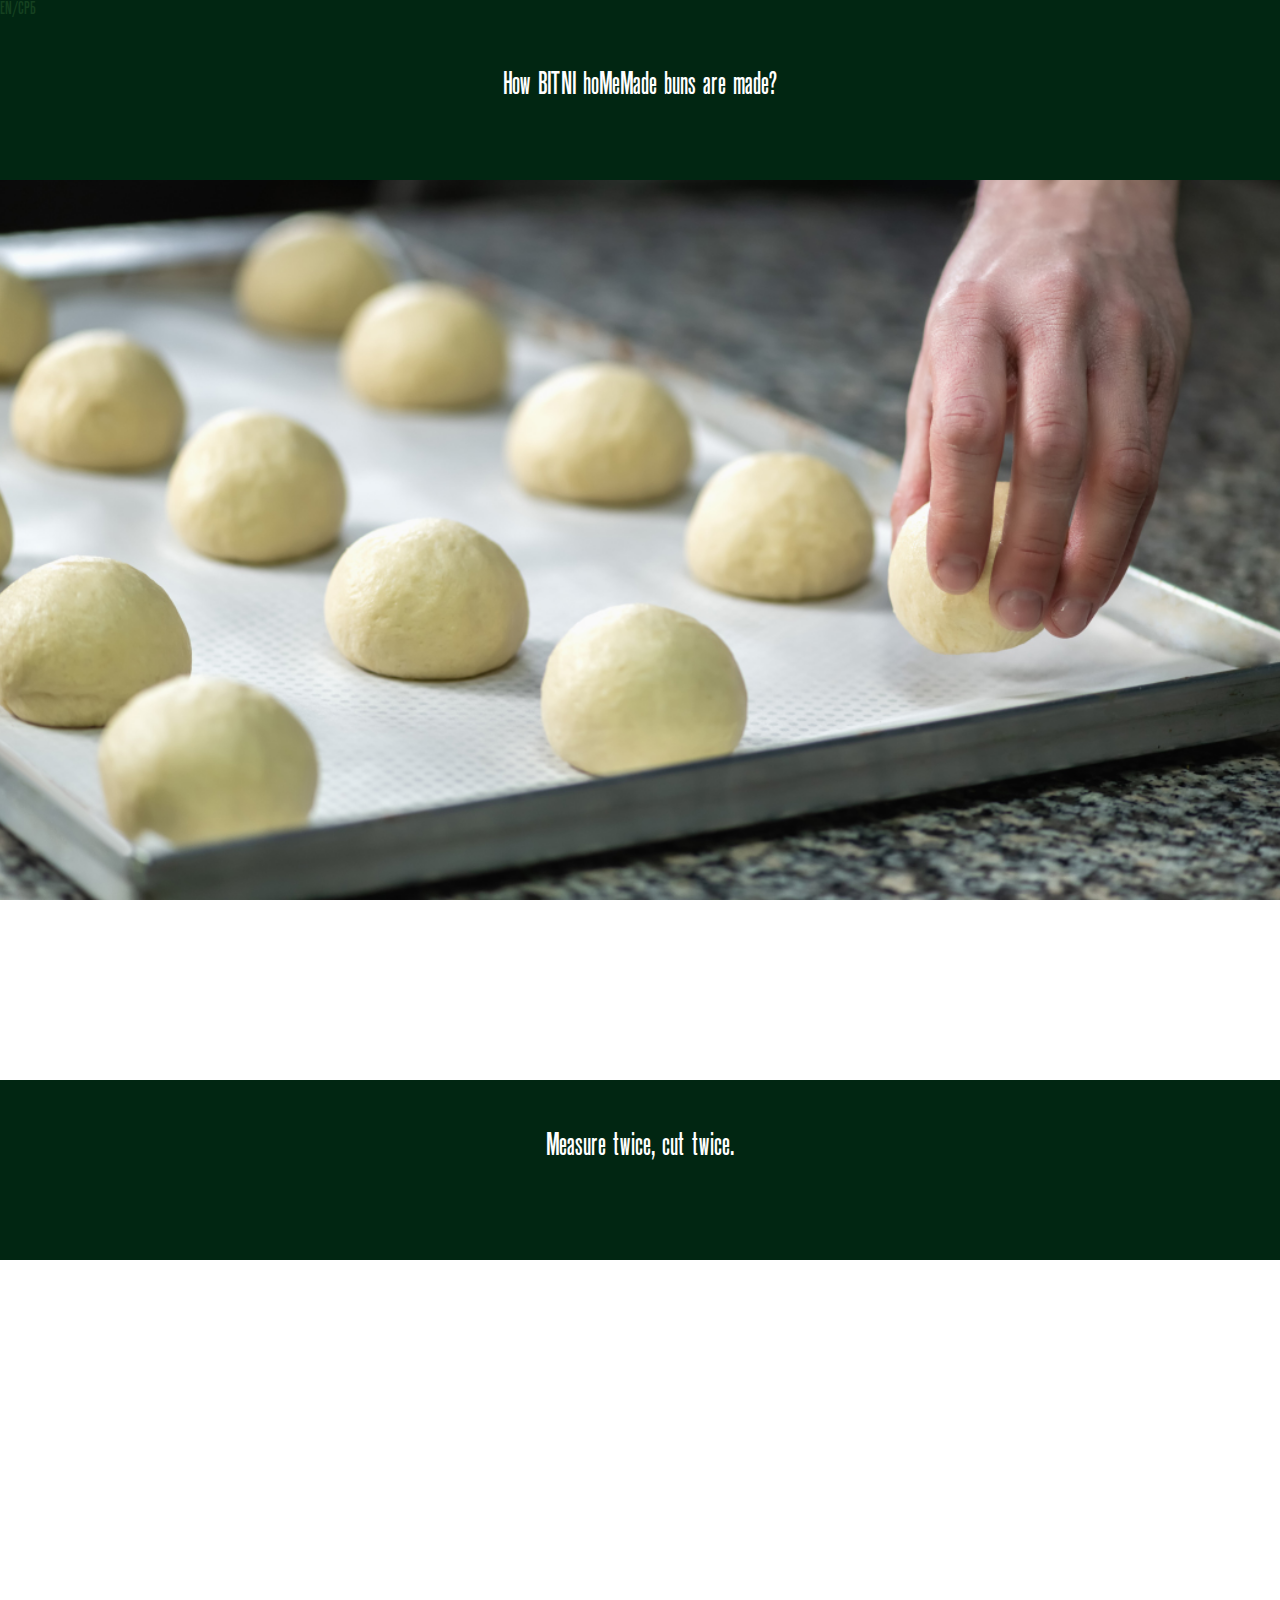
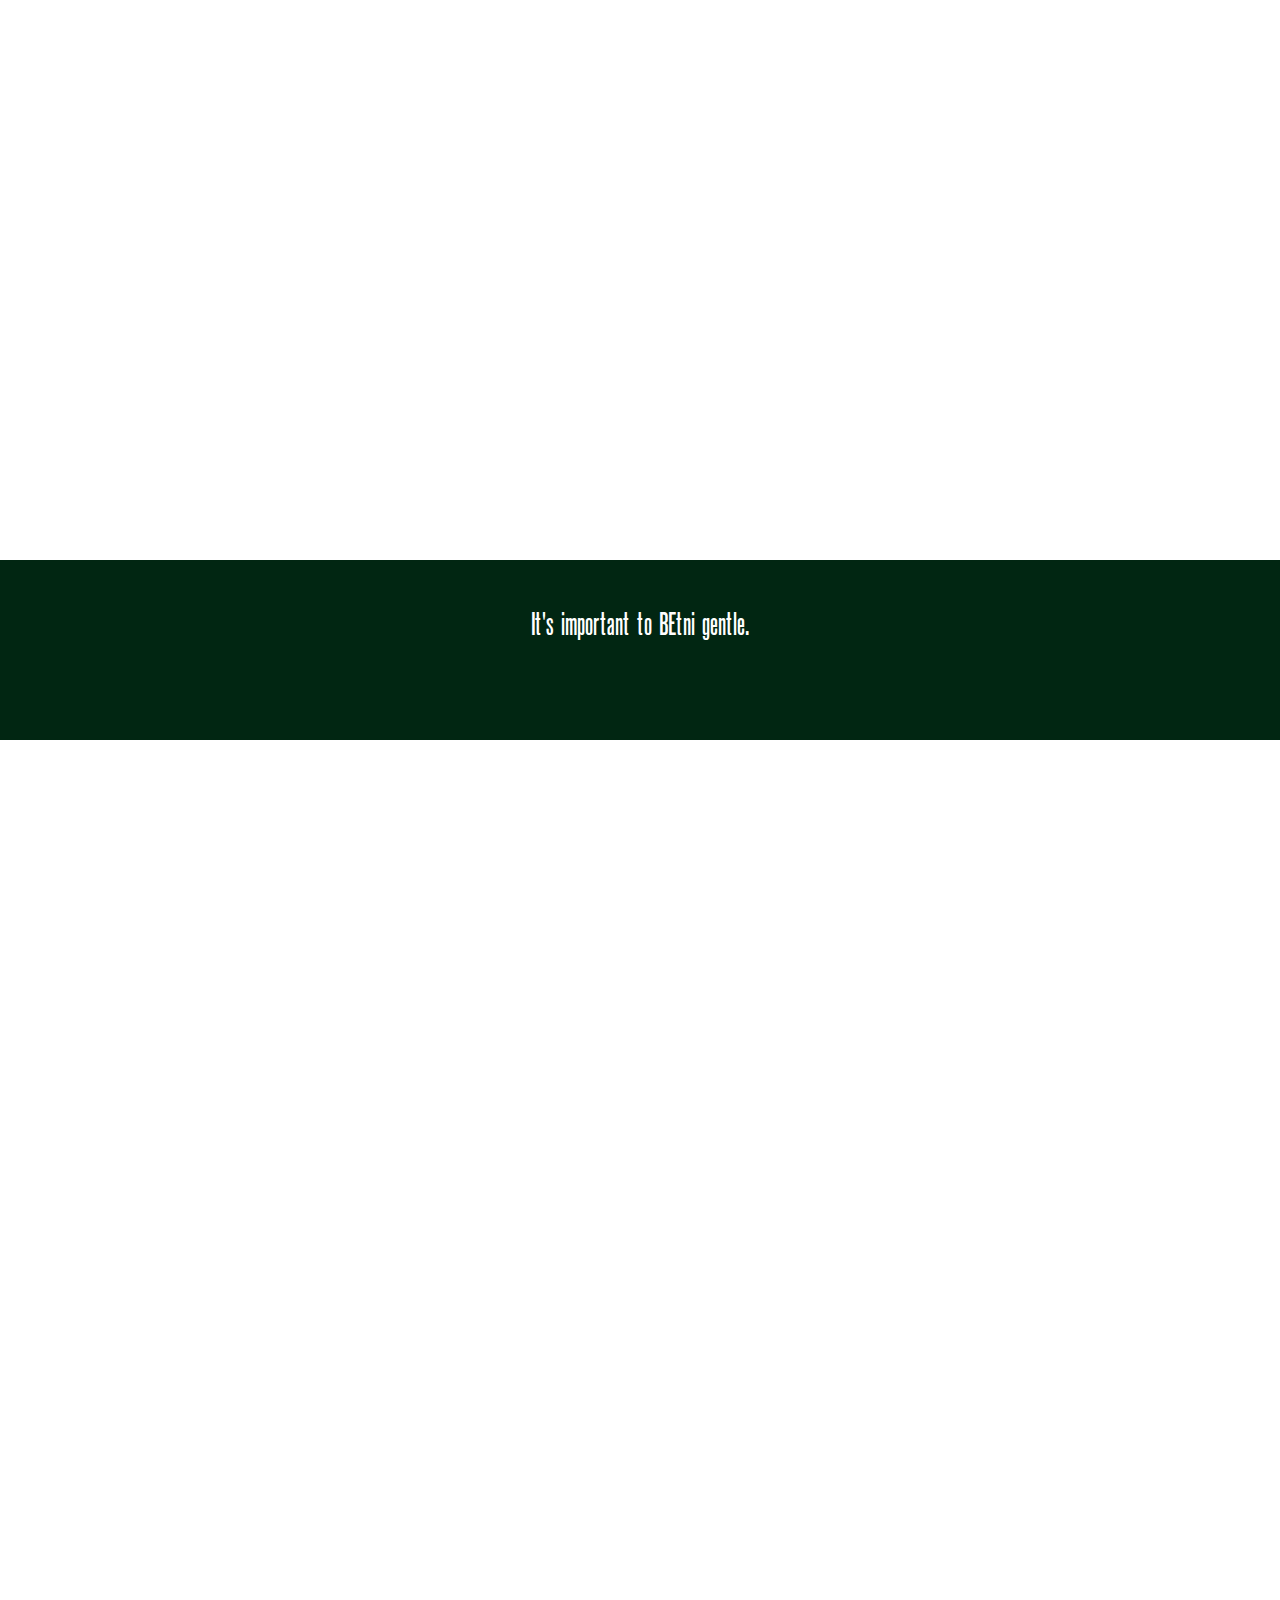
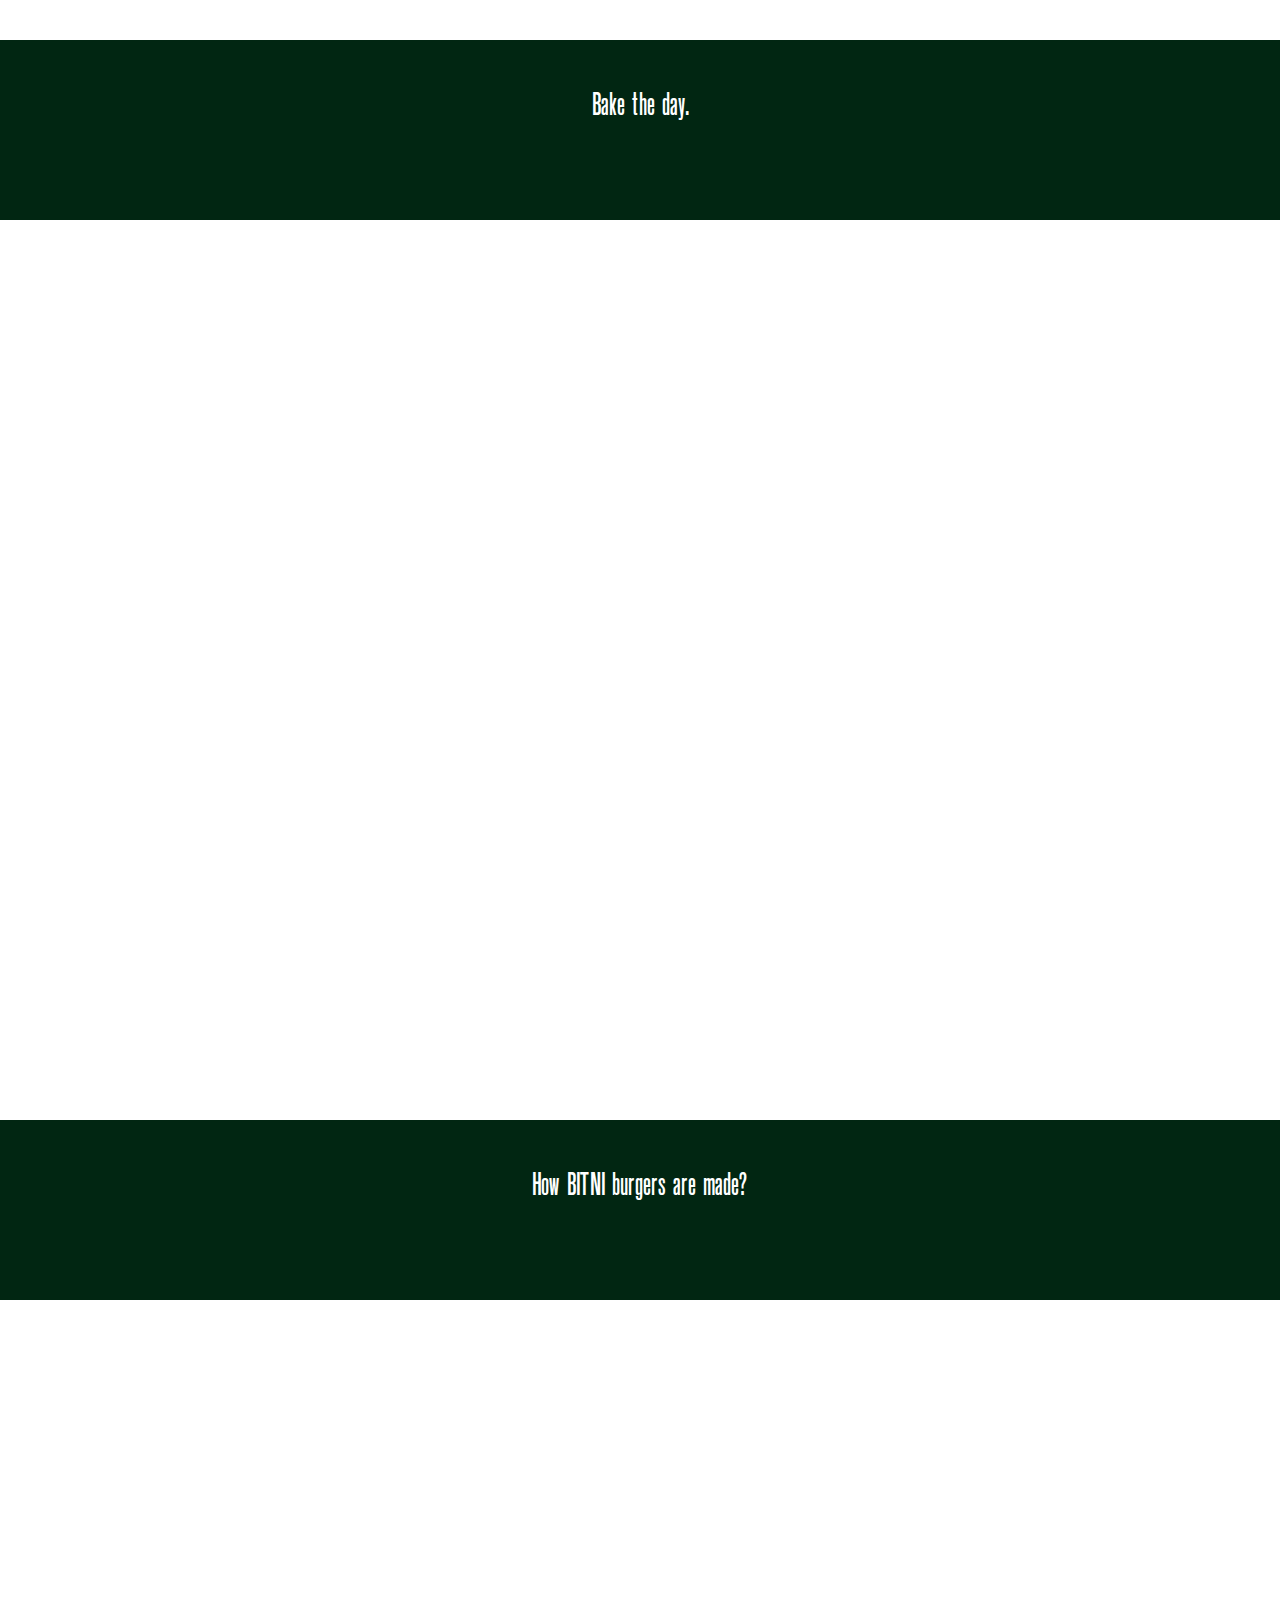
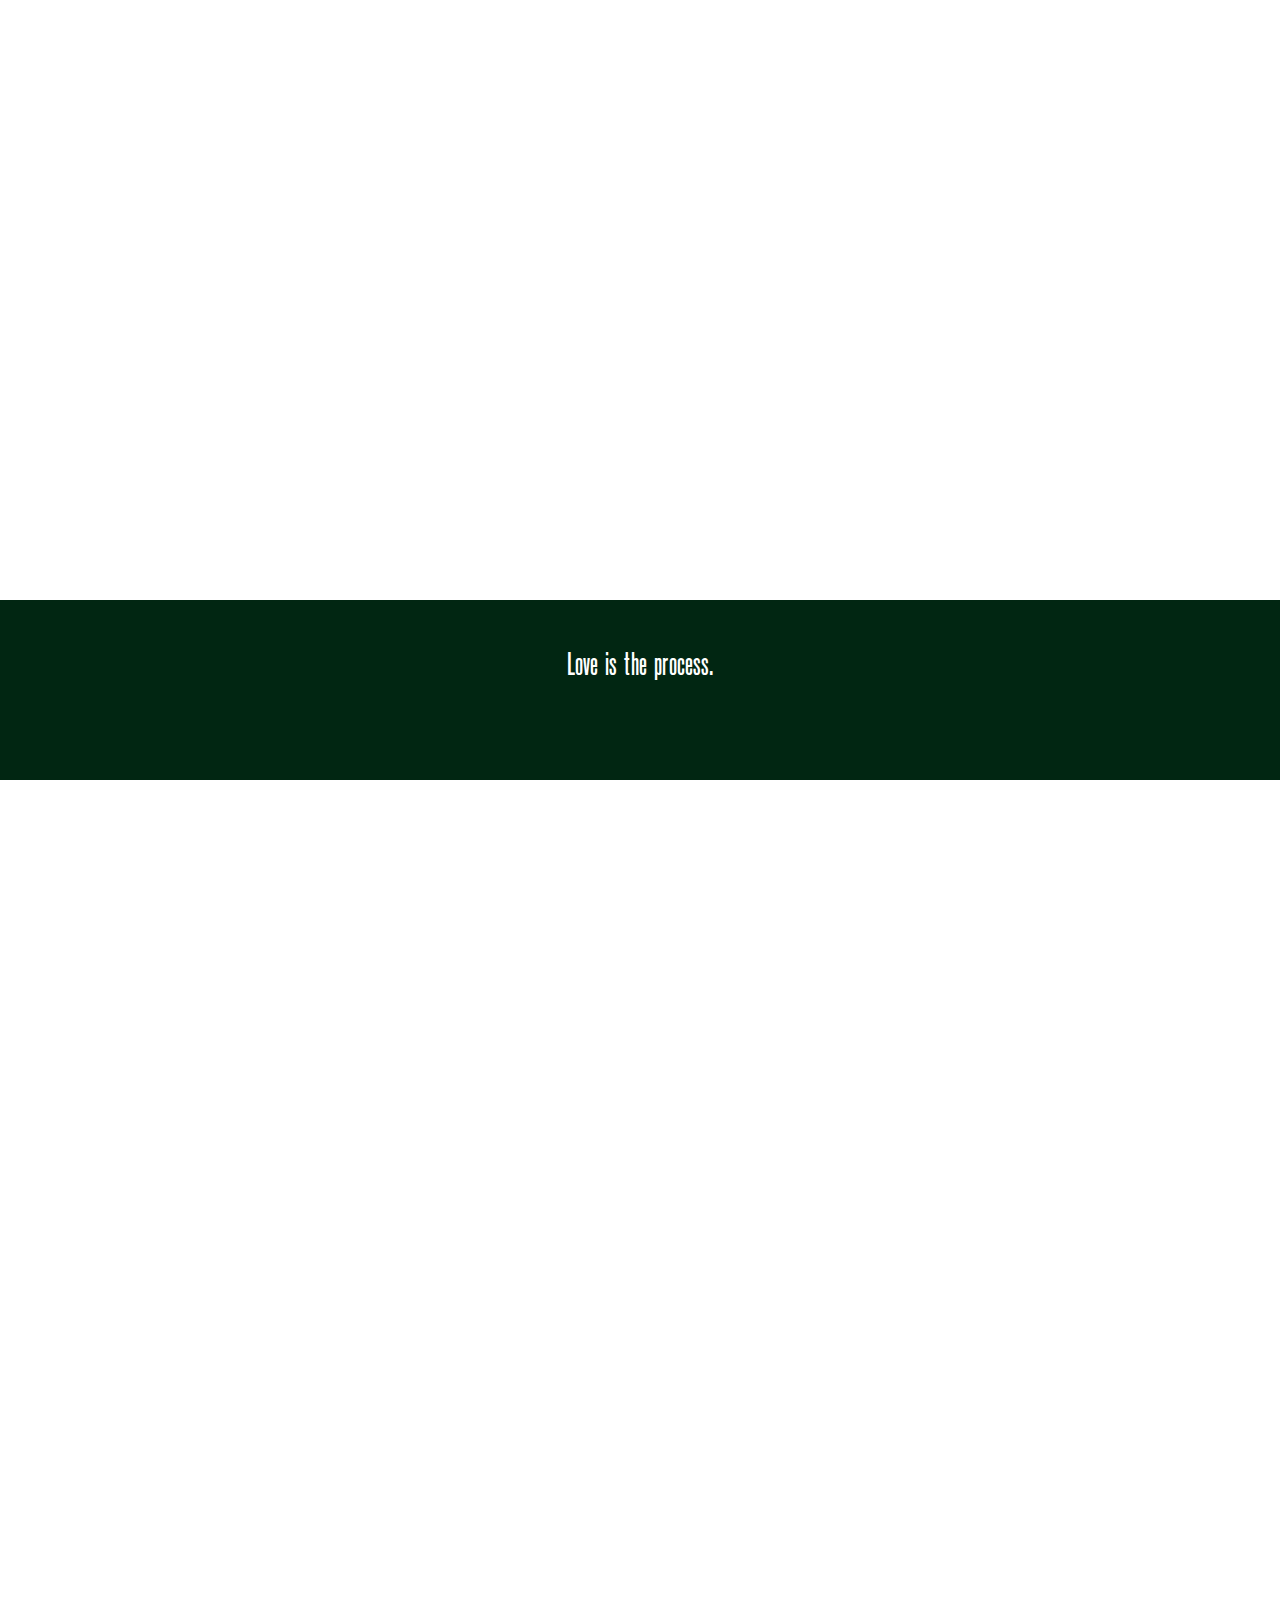
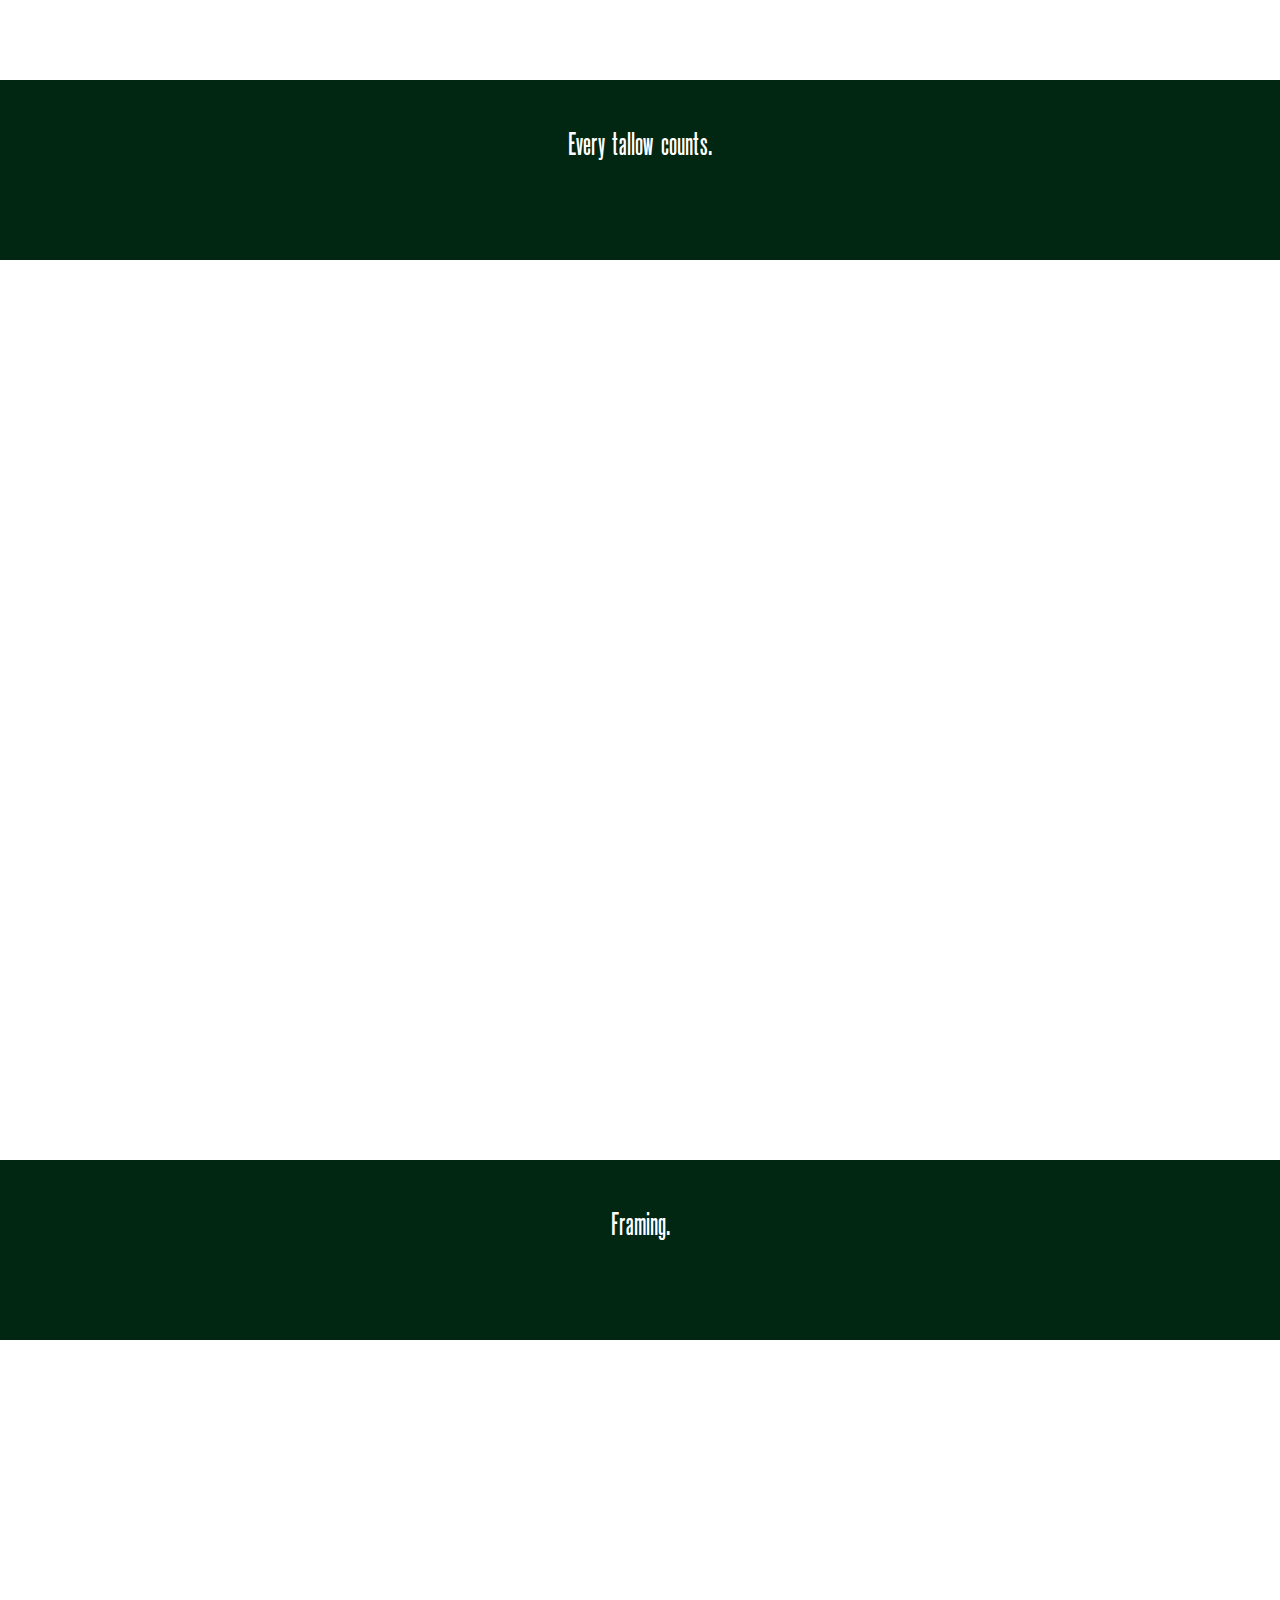
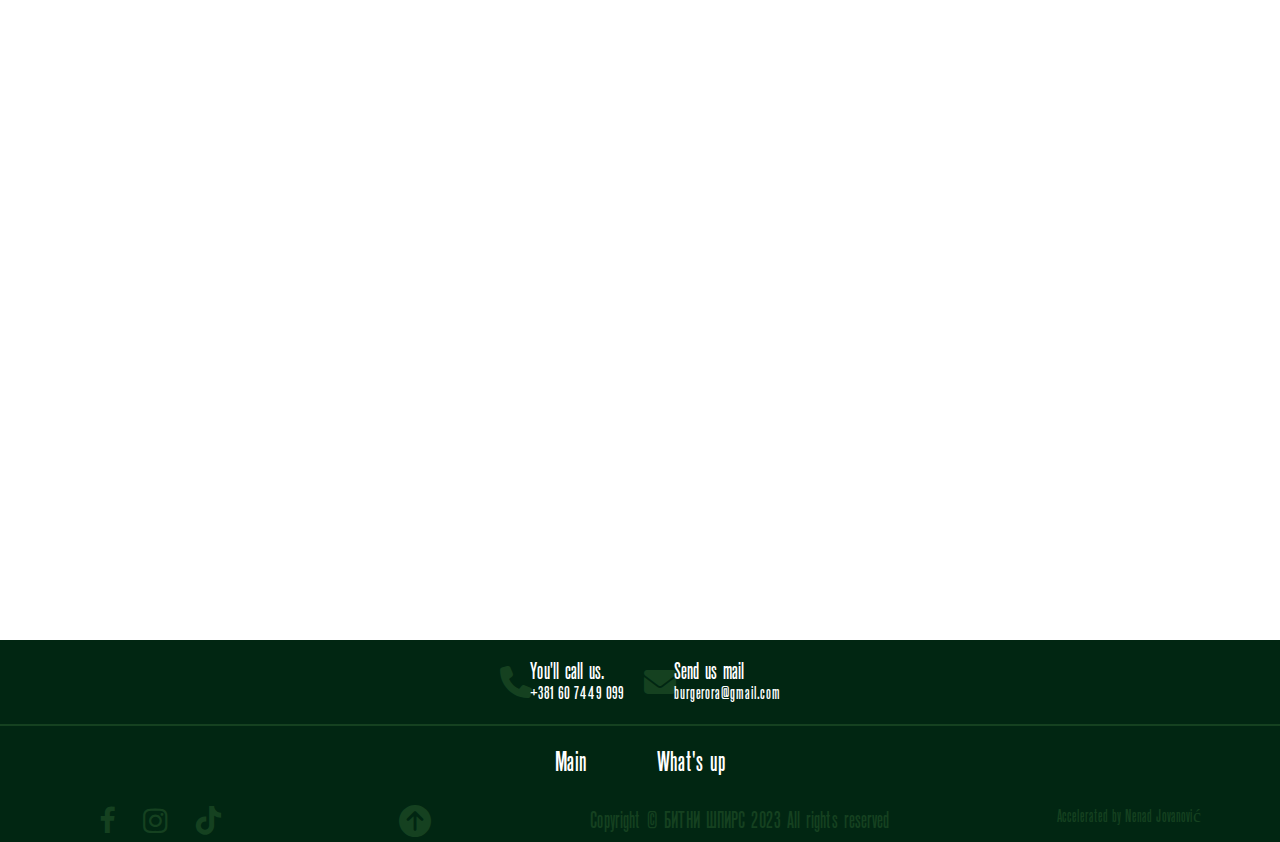
<file: docs/abouten.html>
<!DOCTYPE html>
<html id="top" lang="en">
  <head>
    <meta charset="UTF-8" />
    <meta name="viewport" content="width=device-width, initial-scale=1" />
    <meta name="author" content="Nenad Jovanović" />
    <meta name="description" content="Burgers on the other side of the bun" />
    <meta name="keywords" content="food, burgers, buns, bun, burger" />
    <link rel="icon" href="../images/favicon/favicon.ico" />
    <link rel="icon" href="../images/favicon/android-chrome-192x192.png" />
    <link rel="icon" href="../images/favicon/android-chrome-512x512.png" />
    <link rel="icon" href="../images/favicon/apple-touch-icon.png" />
    <link rel="icon" href="../images/favicon/favicon-16x16.png" />
    <link rel="icon" href="../images/favicon/favicon-32x32.png" />
    <title>About</title>
    <link rel="stylesheet" href="../styles/about.css" />
    <link
      rel="stylesheet"
      href="https://cdnjs.cloudflare.com/ajax/libs/font-awesome/6.2.0/css/all.min.css"
    />
    <link
      rel="stylesheet"
      href="https://cdnjs.cloudflare.com/ajax/libs/font-awesome/4.7.0/css/font-awesome.min.css"
    />
    <script src="../js/script.js" defer></script>
  </head>
  <body>
    <div class="bread">
      <div class="langs">
        <a href="abouten.html">EN</a>/<a href="about.html">СРБ</a>
      </div>
      <h2 class="bread">How BITNI hoMeMade buns are made?</h2>
    </div>
    <div class="breadfirstimg"></div>
    <div class="bread">
      <h2 class="bread">Measure twice, cut twice.</h2>
    </div>
    <div class="breadsecondimg"></div>
    <div class="bread">
      <h2 class="bread">It's important to BEtni gentle.</h2>
    </div>
    <div class="breadthirdimg"></div>
    <div class="bread">
      <h2 class="bread">Bake the day.</h2>
    </div>
    <div class="breadfourthimg"></div>

    <div class="bread">
      <h2 class="bread">How BITNI burgers are made?</h2>
    </div>
    <div class="meatfirstimg"></div>

    <div class="bread">
      <h2 class="bread">Love is the process.</h2>
    </div>
    <div class="meatsecondimg"></div>

    <div class="bread">
      <h2 class="bread">Every tallow counts.</h2>
    </div>
    <div class="meatthirdimg"></div>

    <div class="bread">
      <h2 class="bread">Framing.</h2>
    </div>
    <div class="meatfourthimg"></div>
    <footer>
      <div id="contact" class="upfooter">
        <div class="callus">
          <div class="callusicon"><i class="fas fa-phone"></i></div>
          <div class="txtcontent">
            <div class="callustxt">You'll call us.</div>
            <div class="calluscont">
              <a href="tel:+381607449099">+381 60 7449 099</a>
            </div>
          </div>
        </div>
        <div class="emailus">
          <div class="emailusicon"><i class="fas fa-envelope"></i></div>
          <div class="txtcontent">
            <div class="emailustxt">Send us mail</div>
            <div class="emailuscont">
              <a href="mailto:burgerora@gmail.com">burgerora@gmail.com</a>
            </div>
          </div>
        </div>
      </div>
      <hr />
      <div class="midfooter">
        <div class="listfooter">
          <ul>
            <li><a href="mainen.html">Main</a></li>
            <li><a href="menuen.html">What's up</a></li>
          </ul>
        </div>
      </div>

      <div class="downfooter">
        <div class="icons">
          <div>
            <a href="https://www.facebook.com/bitni.spirs/" target="_blank"
              ><i
                class="fa fa-facebook"
                src="https://www.facebook.com/bitni.spirs/"
                target="_blank"
                title="Facebook"
              ></i
            ></a>
          </div>
          <div>
            <a
              href="https://www.instagram.com/bitni_spirs/?hl=en"
              target="_blank"
              title="Instagram"
              ><i class="fa fa-instagram"></i
            ></a>
          </div>
          <div>
            <a
              href="https://www.tiktok.com/@bitni.spirs"
              target="_blank"
              title="TikTok"
              ><i class="fa fa-tiktok"></i
            ></a>
          </div>
        </div>
        <a href="#top"><i class="fas fa-arrow-circle-up"></i></a>
        <p class="copy">Copyright © БИТНИ ШПИРС 2023 All rights reserved</p>
        <p class="autho">Accelerated by <a
            href="https://www.instagram.com/jasamsone/?next=%2F"
            target="_blank"
            >Nenad Jovanović</a</p>
      </div>
    </footer>
    <script href="/js/script.js"></script>
  </body>
</html>
</file>
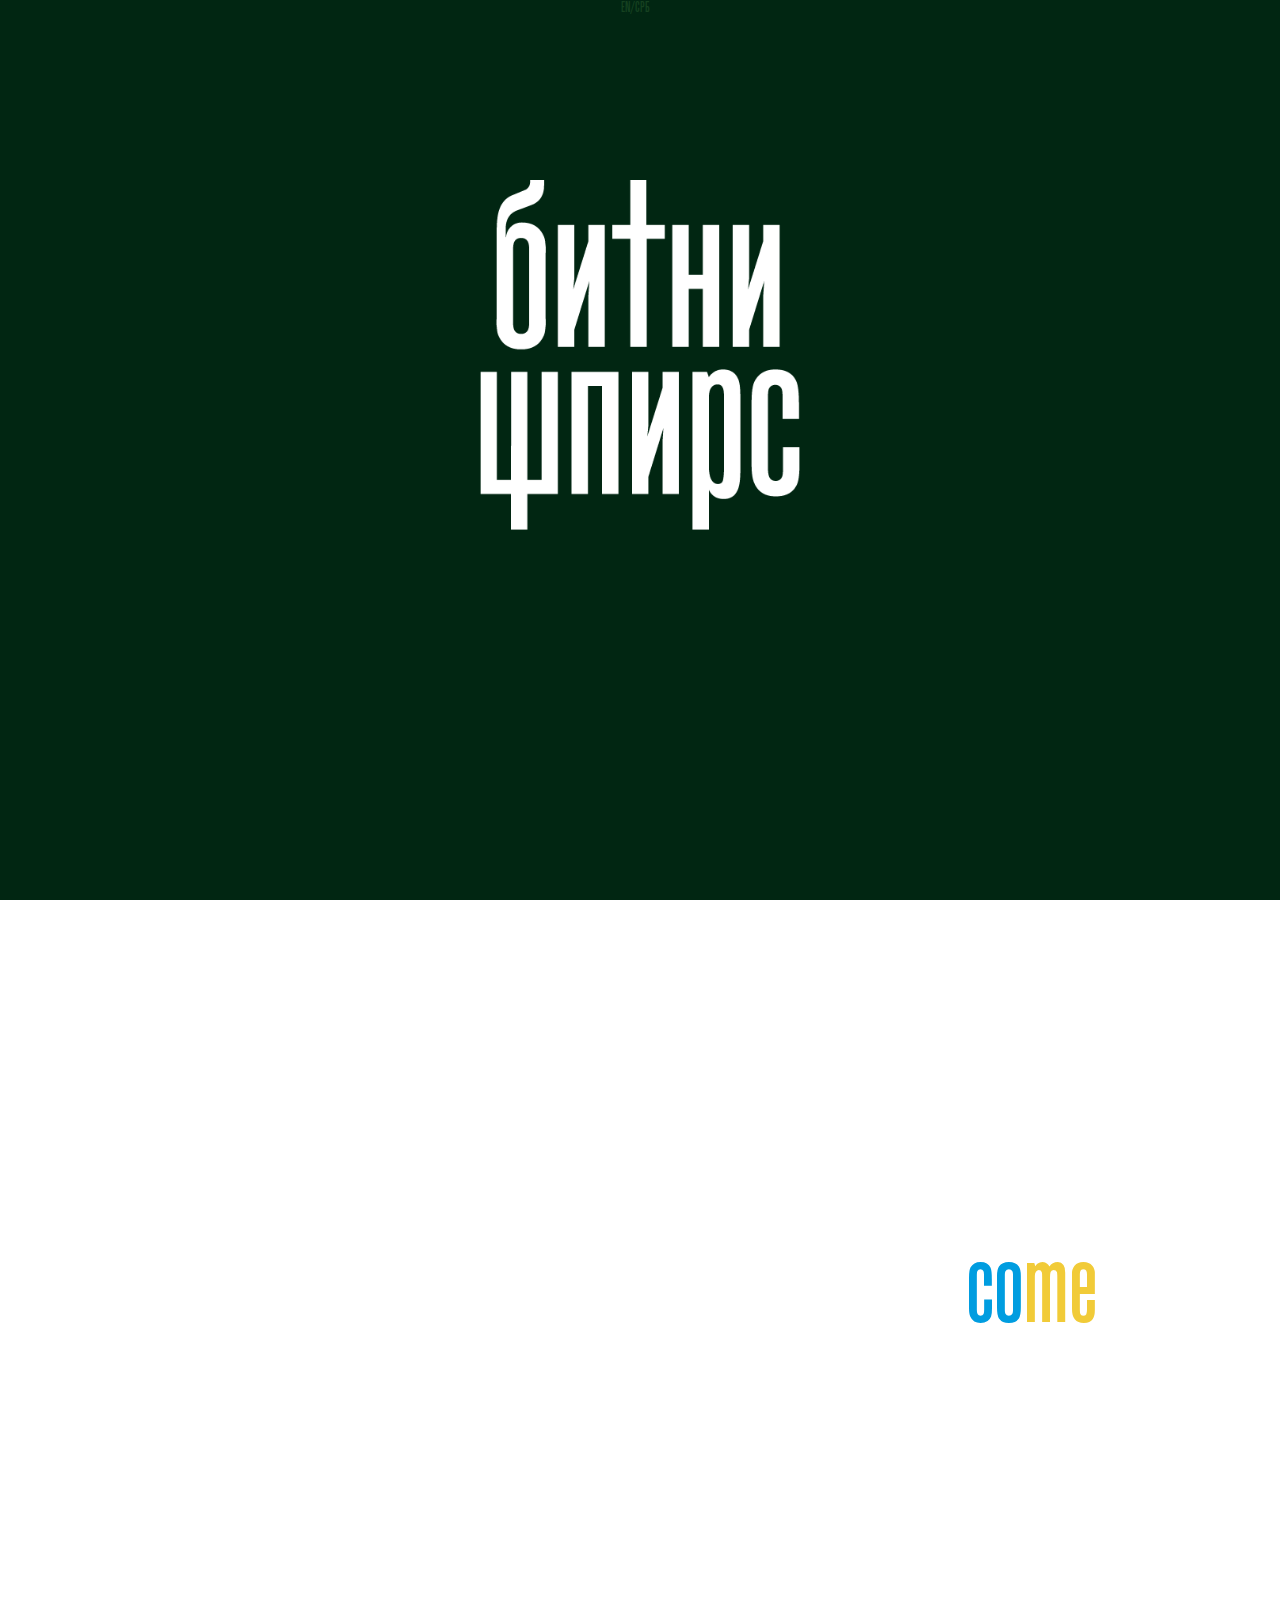
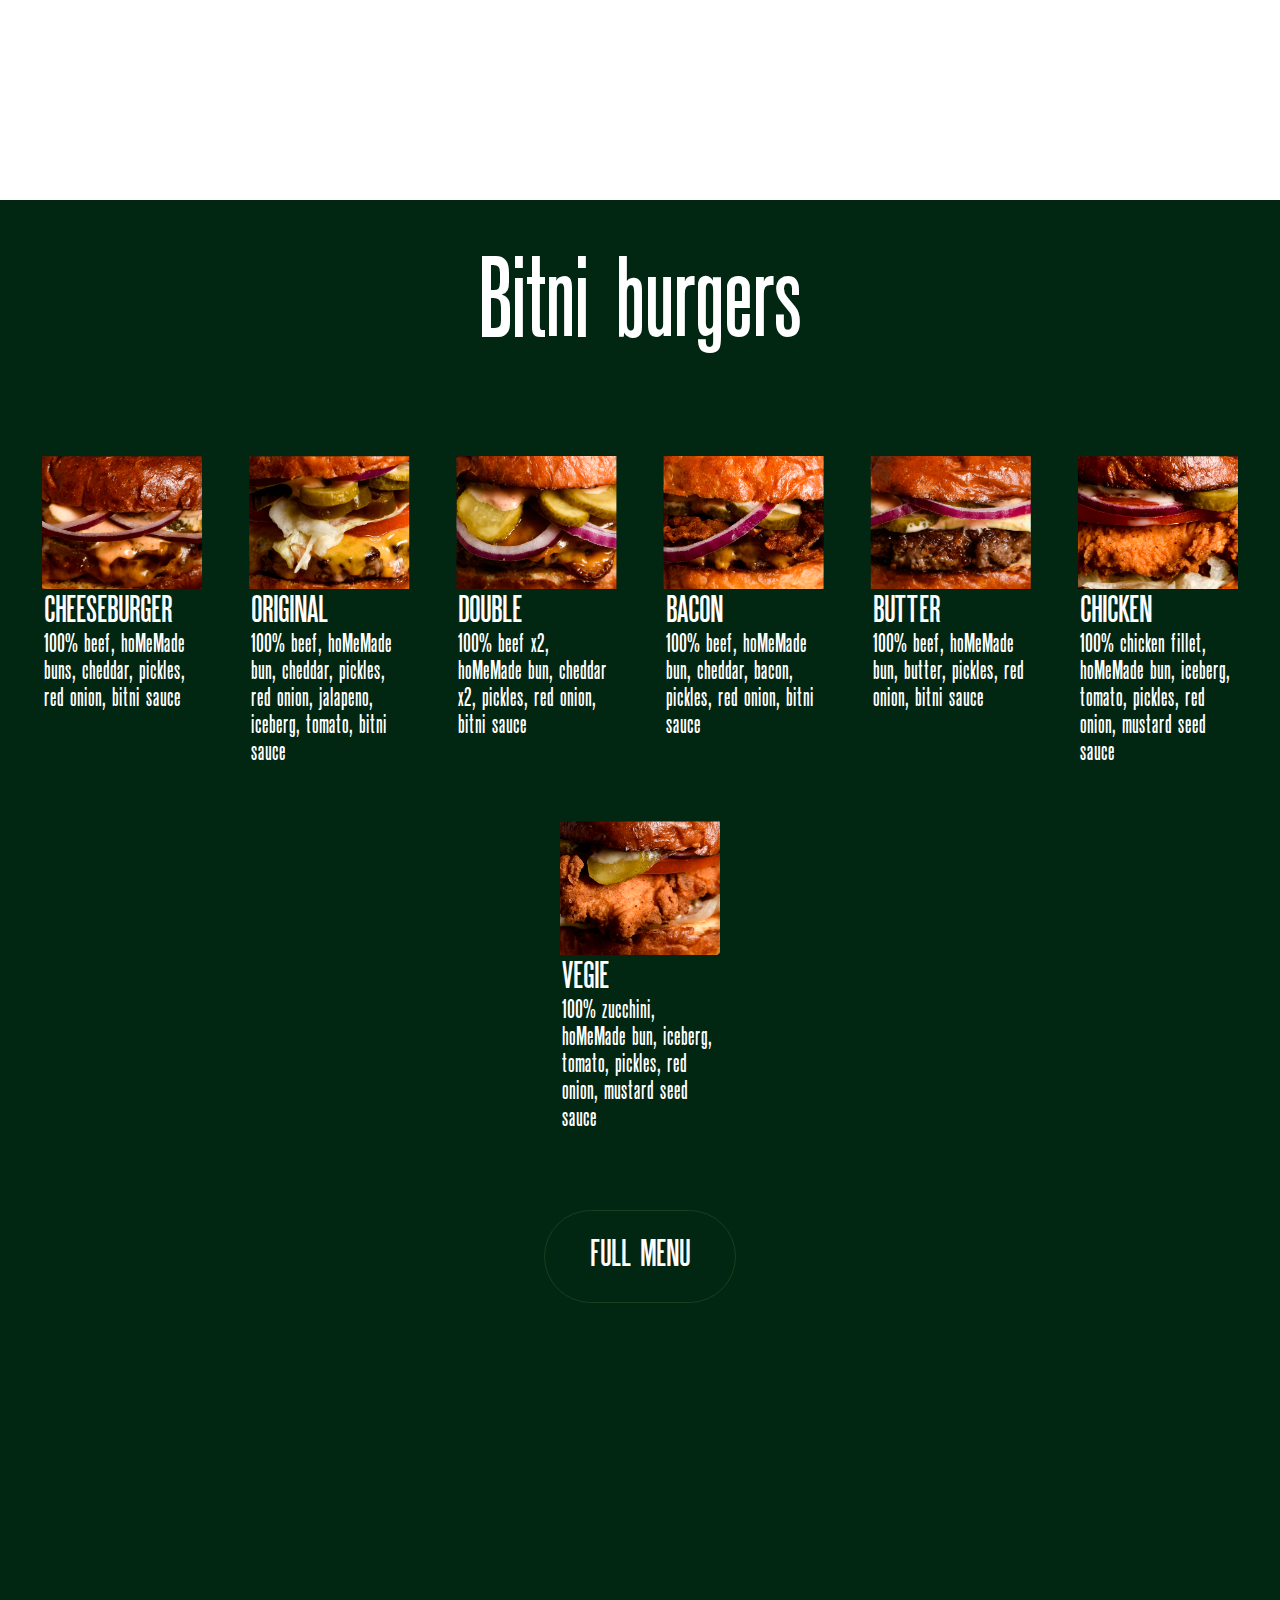
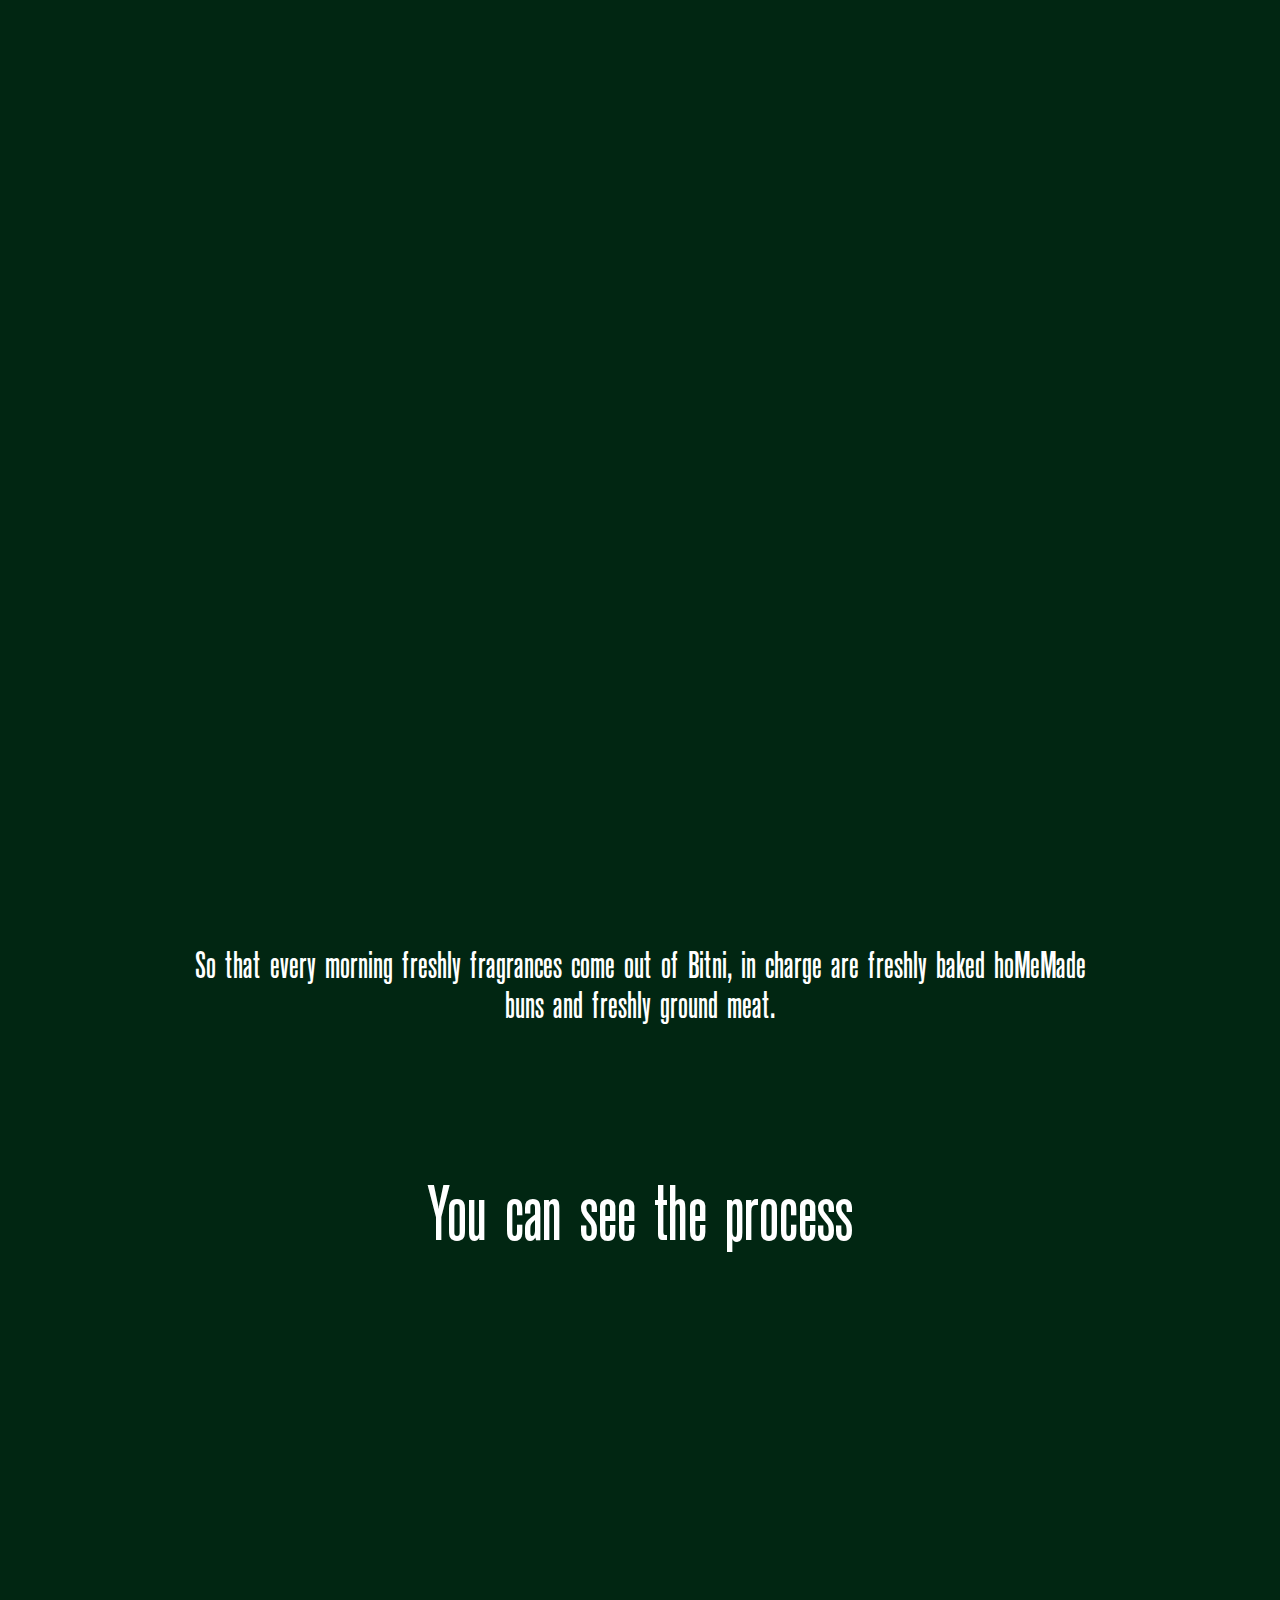
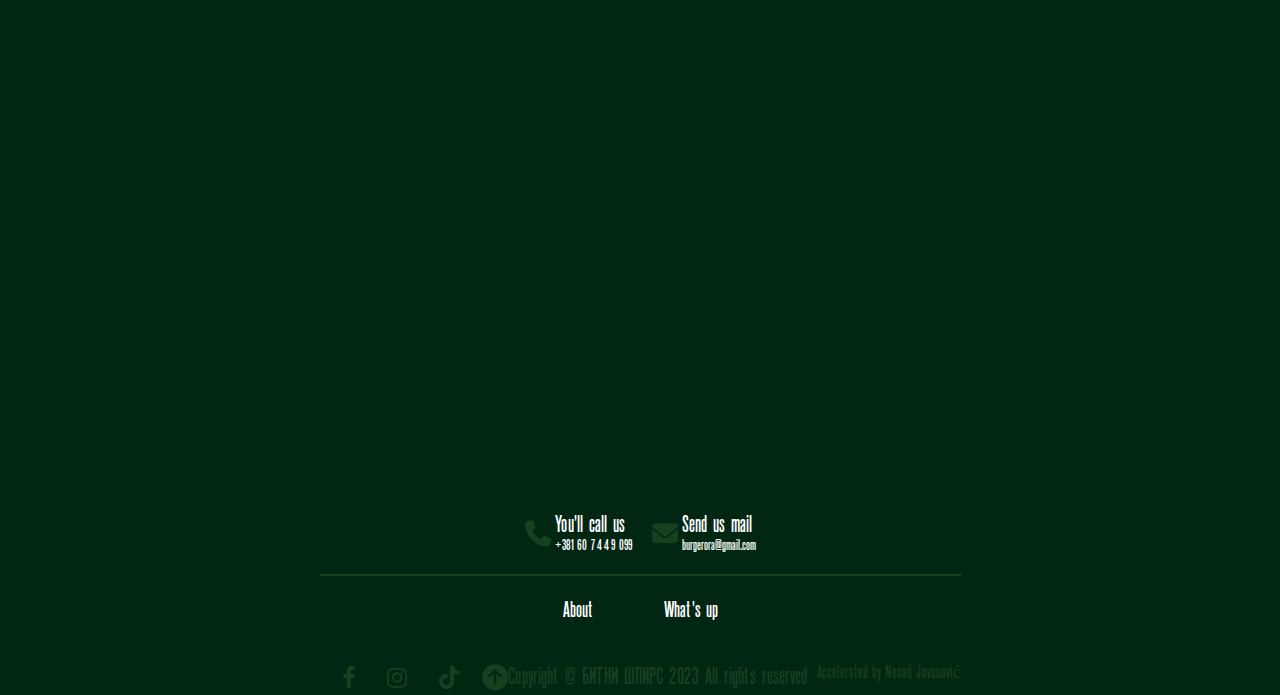
<file: docs/mainen.html>
<!DOCTYPE html>
<html id="top" lang="en">
   <head>
    <meta charset="UTF-8" />
    <meta name="viewport" content="width=device-width, initial-scale=1" />
    <meta name="author" content="Nenad Jovanović" />
    <meta name="description" content="Burgers on the other side of the bun" />
    <meta name="keywords" content="food, burgers, buns, bun, burger" />
    <link rel="icon" href="../images/favicon/favicon.ico" />
    <link rel="icon" href="../images/favicon/android-chrome-192x192.png" />
    <link rel="icon" href="../images/favicon/android-chrome-512x512.png" />
    <link rel="icon" href="../images/favicon/apple-touch-icon.png" />
    <link rel="icon" href="../images/favicon/favicon-16x16.png" />
    <link rel="icon" href="../images/favicon/favicon-32x32.png" />
    <title>Bitni Špirs</title>
    <link rel="stylesheet" href="../styles/styles.css" />
    <link
      rel="stylesheet"
      href="https://cdnjs.cloudflare.com/ajax/libs/font-awesome/6.2.0/css/all.min.css"
    />
    <link
      rel="stylesheet"
      href="https://cdnjs.cloudflare.com/ajax/libs/font-awesome/4.7.0/css/font-awesome.min.css"
    />
    <script src="../js/script.js" defer></script>
  </head>
  <body>
    <header>
      <nav>
        <div class="langs">
          <a href="mainen.html">EN</a>/<a href="main.html">СРБ</a>
        </div>
        <div class="hamburger">
          <div class="line"></div>
          <div class="line"></div>
          <div class="line"></div>
        </div>
        <div class="navbar">
          <ul>
            <li><a href="abouten.html">About</a></li>
            <li><a href="#contact">Contact</a></li>
            <li><a href="menuen.html">What's up</a></li>
          </ul>
        </div>
      </nav>
    </header>
    <main class="main-1">
      <img
        class="logotext"
        src="../images/Logo/logotekstw.png"
        alt="Logo text of Bitni Spirs"
      />
    </main>
    <div class="page2">
      <p id="ppage2p" class="ppage2p">Eat at Bitni</p>
      <p id="ppage2p" class="ppage2p">
        So we won't
        <a
          class="wolt"
          href="https://wolt.com/en/srb/belgrade/restaurant/bitni-pirs"
          target="_blank"
          >co</a
        ><a
          class="glovo"
          href="https://glovoapp.com/rs/sr/beograd/essential-spins-beg/"
          target="blank"
          >me</a
        >
        at your place
      </p>
    </div>
    <div class="menubitni">
      <p id="burger" class="menubitnitext">Bitni burgers</p>
    </div>

    <div class="page3">
      <section class="cards">
        <article class="card">
          <figure class="image">
            <img
              class="imageburger"
              src="../images/burgers/dropdownmenu/cizclose.jpg"
              alt="Cheese burger"
            />
          </figure>
          <div class="card-content">
            <h2 class="h2content">CHEESEBURGER</h2>
            <p class="pcontent">
              100% beef, hoMeMade buns, cheddar, pickles, red onion, bitni sauce
            </p>
          </div>
        </article>

        <article class="card">
          <figure class="image">
            <img
              class="imageburger"
              src="../images/burgers/dropdownmenu/orclose.jpg"
              alt="Original burger"
            />
          </figure>
          <div class="card-content">
            <h2 class="h2content">ORIGINAL</h2>
            <p class="pcontent">
              100% beef, hoMeMade bun, cheddar, pickles, red onion, jalapeno,
              iceberg, tomato, bitni sauce
            </p>
          </div>
        </article>

        <article class="card">
          <figure class="image">
            <img
              class="imageburger"
              src="../images/burgers/dropdownmenu/dablclose.jpg"
              alt="Double cheese burger"
            />
          </figure>
          <div class="card-content">
            <h2 class="h2content">DOUBLE</h2>
            <p class="pcontent">
              100% beef x2, hoMeMade bun, cheddar x2, pickles, red onion, bitni
              sauce
            </p>
          </div>
        </article>

        <article class="card">
          <figure class="image">
            <img
              class="imageburger"
              src="../images/burgers/dropdownmenu/bejkonclose.jpg"
              alt="Bacon burger"
            />
          </figure>
          <div class="card-content">
            <h2 class="h2content">BACON</h2>
            <p class="pcontent">
              100% beef, hoMeMade bun, cheddar, bacon, pickles, red onion, bitni
              sauce
            </p>
          </div>
        </article>

        <article class="card">
          <figure class="image">
            <img
              class="imageburger"
              src="../images/burgers/dropdownmenu/puterclose.jpg"
              alt="Butter burger"
            />
          </figure>
          <div class="card-content">
            <h2 class="h2content">BUTTER</h2>
            <p class="pcontent">
              100% beef, hoMeMade bun, butter, pickles, red onion, bitni sauce
            </p>
          </div>
        </article>

        <article class="card">
          <figure class="image">
            <img
              class="imageburger"
              src="../images/burgers/dropdownmenu/pileclose.jpg"
              alt="Chicken burger"
            />
          </figure>
          <div class="card-content">
            <h2 class="h2content">CHICKEN</h2>
            <p class="pcontent">
              100% chicken fillet, hoMeMade bun, iceberg, tomato, pickles, red
              onion, mustard seed sauce
            </p>
          </div>
        </article>

        <article class="card">
          <figure class="image">
            <img
              class="imageburger"
              src="../images/burgers/dropdownmenu/vedziclose.jpg"
              alt="Vegie burger"
            />
          </figure>
          <div class="card-content">
            <h2 class="h2content">VEGIE</h2>
            <p class="pcontent">
              100% zucchini, hoMeMade bun, iceberg, tomato, pickles, red onion,
              mustard seed sauce
            </p>
          </div>
        </article>
      </section>
      <a type="button" class="menubutton" href="menuen.html" target="_self"
        >FULL MENU</a
      >

      <div class="page4">
    </div>

    <div class="page5">
      <p class="about">
        So that every morning freshly fragrances come out of Bitni, in charge
        are freshly baked hoMeMade buns and freshly ground meat.
      </p>
      <h2 class="about">You can see the process</h2>
    </div>

    <div class="page6">
      <h2 class="about2"><a href="abouten.html">HERE</a></h2>
    </div>

    <footer>
      <div id="contact" class="upfooter">
        <div class="callus">
          <div class="callusicon"><i class="fas fa-phone"></i></div>
          <div class="txtcontent">
            <div class="callustxt">You'll call us</div>
            <div class="calluscont">
              <a href="tel:+381607449099">+381 60 7449 099</a>
            </div>
          </div>
        </div>
        <div class="emailus">
          <div class="emailusicon"><i class="fas fa-envelope"></i></div>
          <div class="txtcontent">
            <div class="emailustxt">Send us mail</div>
            <div class="emailuscont">
              <a href="mailto:burgerora@gmail.com">burgerora@gmail.com</a>
            </div>
          </div>
        </div>
      </div>
      <hr />
      <div class="midfooter">
        <div class="listfooter">
          <ul>
            <li><a href="abouten.html">About</a></li>
            <li><a href="menuen.html">What's up</a></li>
          </ul>
        </div>
      </div>

      <div class="downfooter">
        <div class="icons">
          <div>
            <a href="https://www.facebook.com/bitni.spirs/" target="_blank"
              ><i
                class="fa fa-facebook"
                src="https://www.facebook.com/bitni.spirs/"
                target="_blank"
                title="Facebook"
              ></i
            ></a>
          </div>
          <div>
            <a
              href="https://www.instagram.com/bitni_spirs/?hl=en"
              target="_blank"
              title="Instagram"
              ><i class="fa fa-instagram"></i
            ></a>
          </div>
          <div>
            <a
              href="https://www.tiktok.com/@bitni.spirs"
              target="_blank"
              title="TikTok"
              ><i class="fa fa-tiktok"></i
            ></a>
          </div>
        </div>
        <a href="#top"><i class="fas fa-arrow-circle-up"></i></a>
        <p class="copy">Copyright © БИТНИ ШПИРС 2023 All rights reserved</p>
        <p class="autho">Accelerated by <a
            href="https://www.instagram.com/jasamsone/?next=%2F"
            target="_blank"
            >Nenad Jovanović</a</p>
      </div>
    </footer>
    <script href="../js/script.js"></script>
  </body>
</html>
</file>
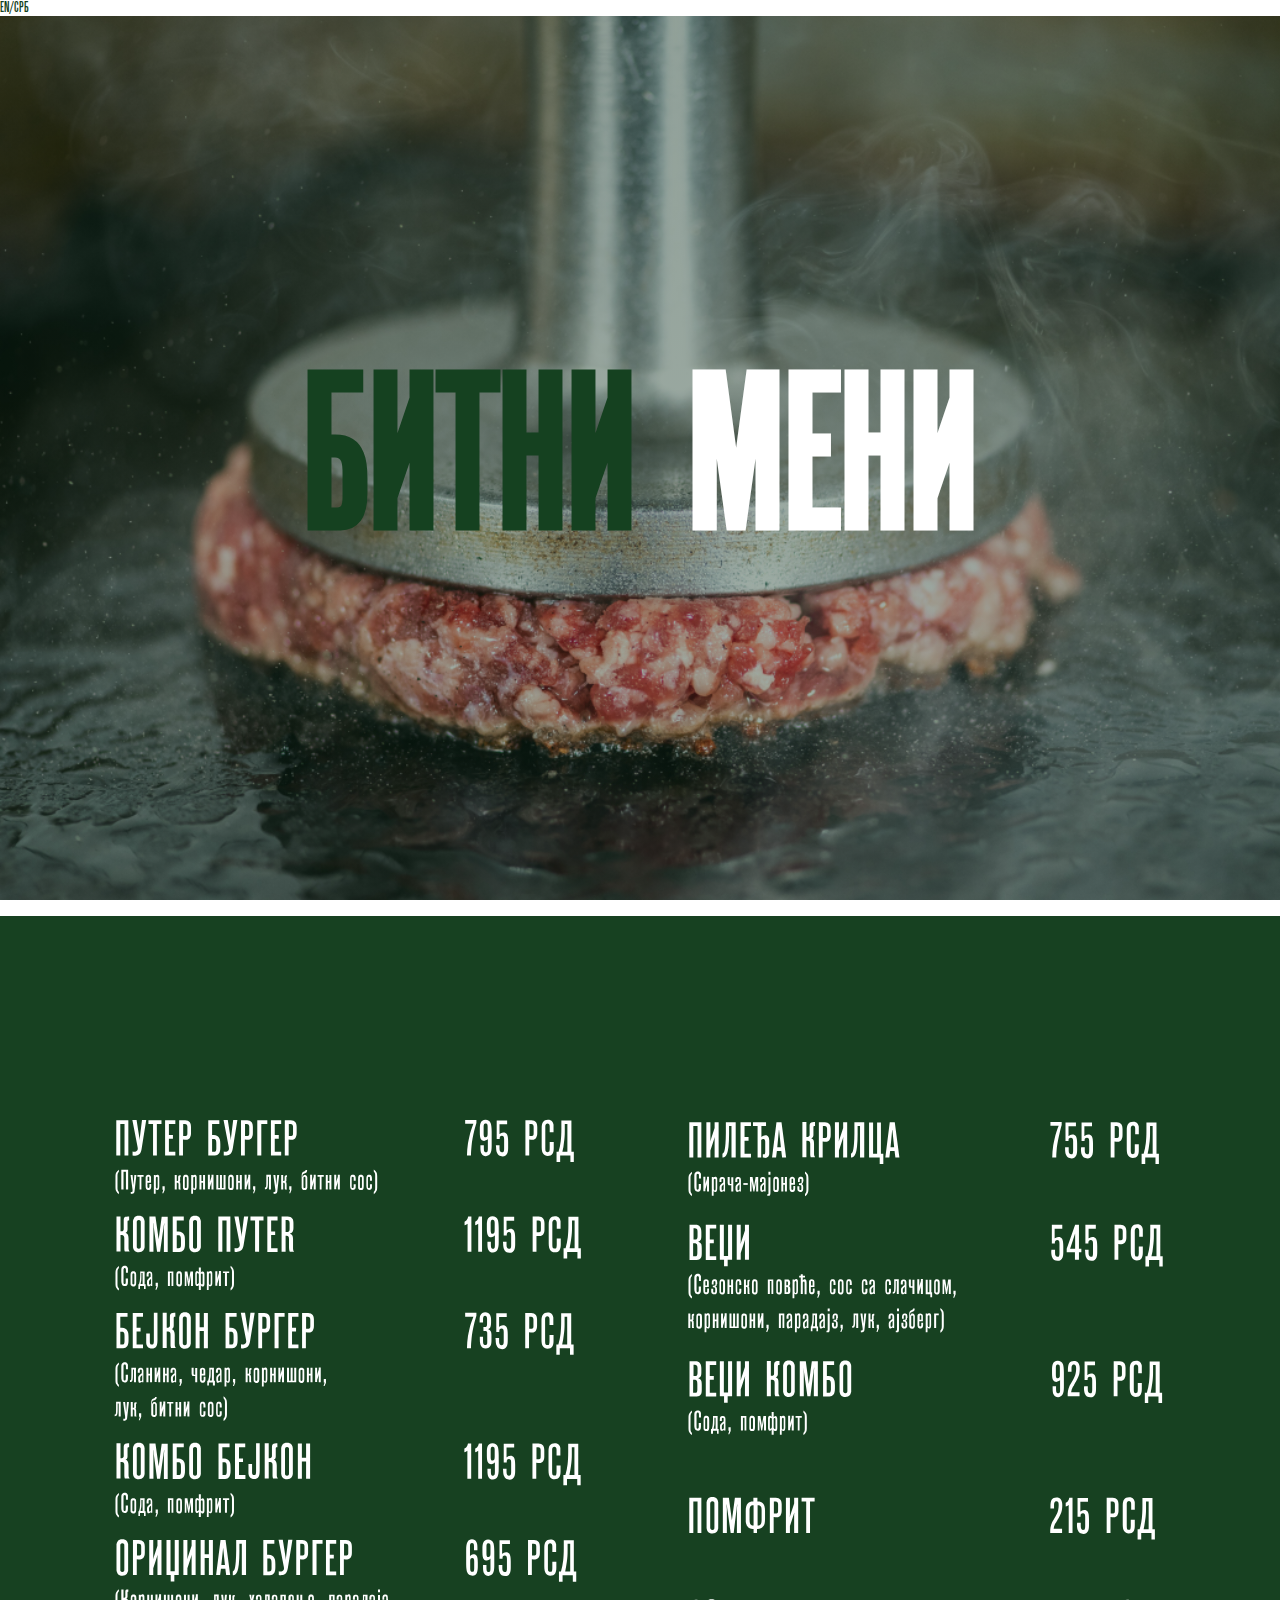
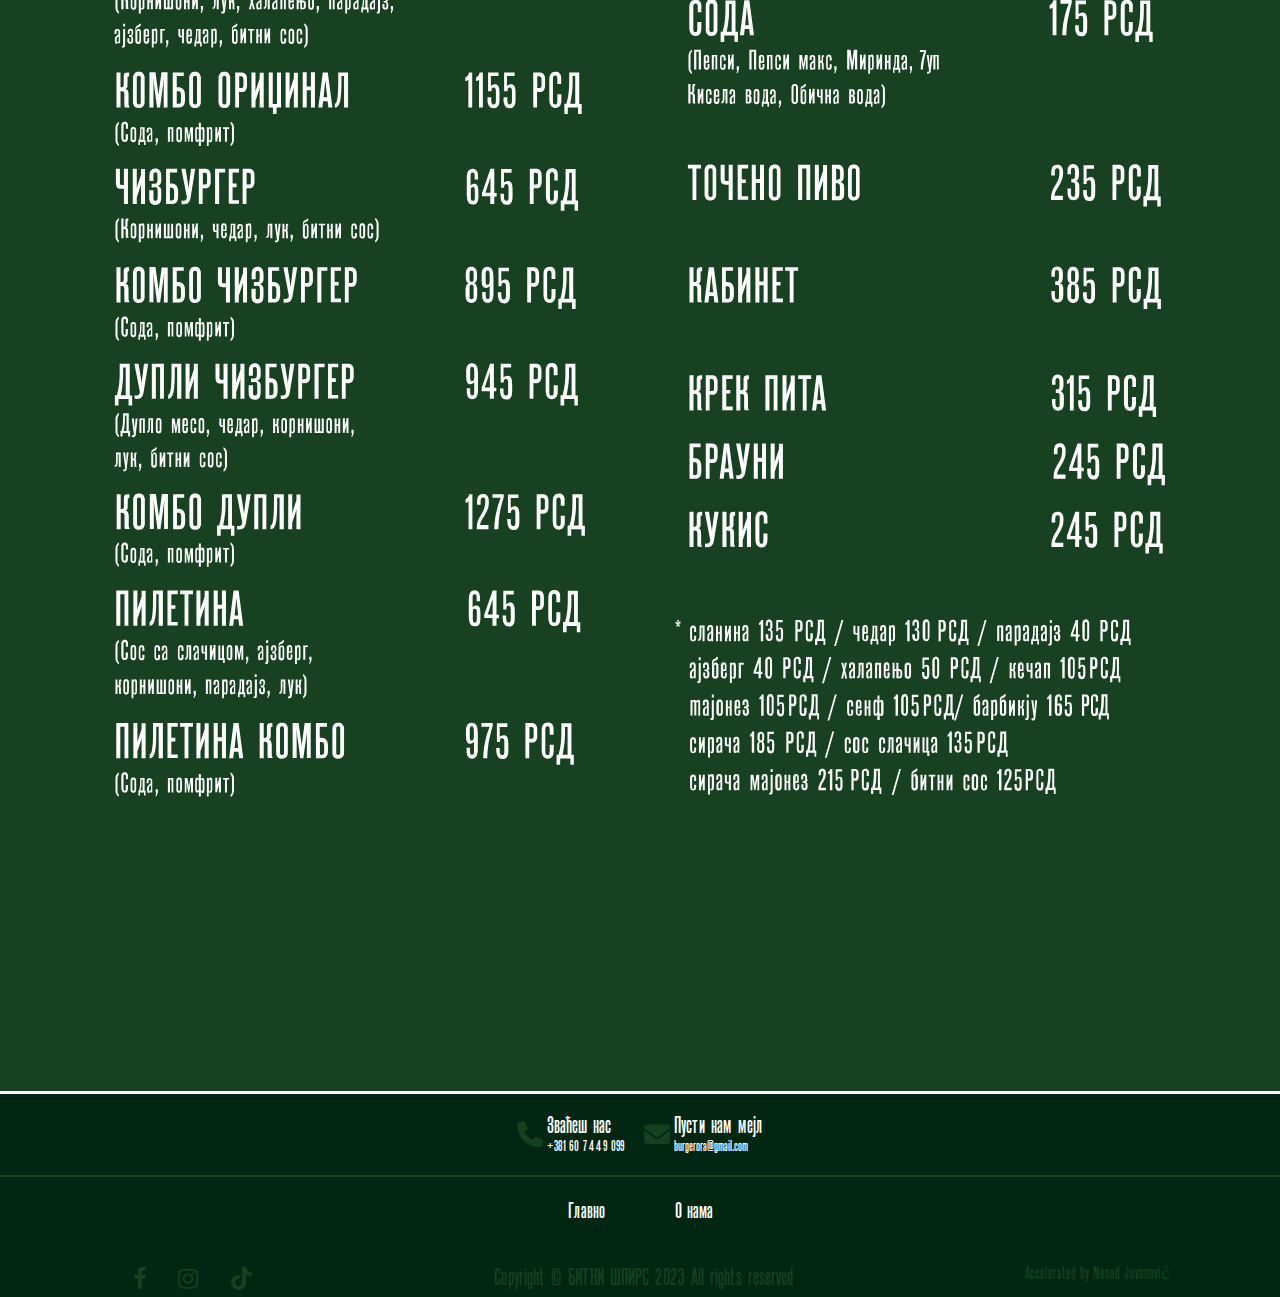
<file: docs/menu.html>
<!DOCTYPE html>
<html id="top" lang="rs">
  <head>
    <meta charset="UTF-8" />
    <meta http-equiv="X-UA-Compatible" content="IE=edge" />
    <meta name="viewport" content="width=device-width, initial-scale=1.0" />
    <title>Битни Мени</title>
    <link rel="icon" href="../images/favicon/favicon.ico" />
    <link rel="icon" href="../images/favicon/android-chrome-192x192.png" />
    <link rel="icon" href="../images/favicon/android-chrome-512x512.png" />
    <link rel="icon" href="../images/favicon/apple-touch-icon.png" />
    <link rel="icon" href="../images/favicon/favicon-16x16.png" />
    <link rel="icon" href="../images/favicon/favicon-32x32.png" />
  
    <link rel="stylesheet" href="../styles/menu.css" />
    <link rel="stylesheet" href="../styles/styles.css" />
    <link
      rel="stylesheet"
      href="https://cdnjs.cloudflare.com/ajax/libs/font-awesome/6.2.0/css/all.min.css"
    />
    <link
      rel="stylesheet"
      href="https://cdnjs.cloudflare.com/ajax/libs/font-awesome/6.2.0/css/all.min.css"
    />
    <link
      rel="stylesheet"
      href="https://cdnjs.cloudflare.com/ajax/libs/font-awesome/4.7.0/css/font-awesome.min.css"
    />
    <link rel="stylesheet" href="../styles/menu.css" />
  </head>
  <body>
    <div class="bread">
      <div class="langs">
        <a href="menuen.html">EN</a>/<a href="menu.html">СРБ</a>
      </div>
    <div class="firstpage">
      <h1><a class="main" href="main.html">БИТНИ</a> МЕНИ</h1>
    </div>

    <div class="menupng">
      <img src="../images/Meni/BITNI SRB.svg" alt="" />
    </div>

    <footer>
      <div id="contact" class="upfooter">
        <div class="callus">
          <div class="callusicon"><i class="fas fa-phone"></i></div>
          <div class="txtcontent">
            <div class="callustxt">Зваћеш нас</div>
            <div class="calluscont">
              <a href="tel:+381607449099">+381 60 7449 099</a>
            </div>
          </div>
        </div>
        <div class="emailus">
          <div class="emailusicon"><i class="fas fa-envelope"></i></div>
          <div class="txtcontent">
            <div class="emailustxt">Пусти нам мејл</div>
            <div class="emailuscont">
              <a href="mailto:burgerora@gmail.com">burgerora@gmail.com</a>
            </div>
          </div>
        </div>
      </div>
      <hr />
      <div class="midfooter">
        <div class="listfooter">
          <ul>
            <li><a href="main.html">Главно</a></li>
            <li><a href="about.html">О нама</a></li>
            
          </ul>
        </div>
      </div>

      <div class="downfooter">
        <div class="icons">
          <div>
            <a href="https://www.facebook.com/bitni.spirs/" target="_blank"
              ><i
                class="fa fa-facebook"
                src="https://www.facebook.com/bitni.spirs/"
                target="_blank"
              ></i
            ></a>
          </div>
          <div>
            <a
              href="https://www.instagram.com/bitni_spirs/?hl=en"
              target="_blank"
              ><i class="fa fa-instagram"></i
            ></a>
          </div>
          <div>
            <a href="https://www.tiktok.com/@bitni.spirs" target="_blank"
              ><i class="fa fa-tiktok"></i
            ></a>
          </div>
        </div>
        <p class="copy">Copyright © БИТНИ ШПИРС 2023 All rights reserved</p>
        <p class="autho">Accelerated by <a
            href="https://www.instagram.com/jasamsone/?next=%2F"
            target="_blank"
            >Nenad Jovanović</a</p>
      </div>
    </footer>
    <script href="/js/script.js"></script>
  </body>
</html>
</file>
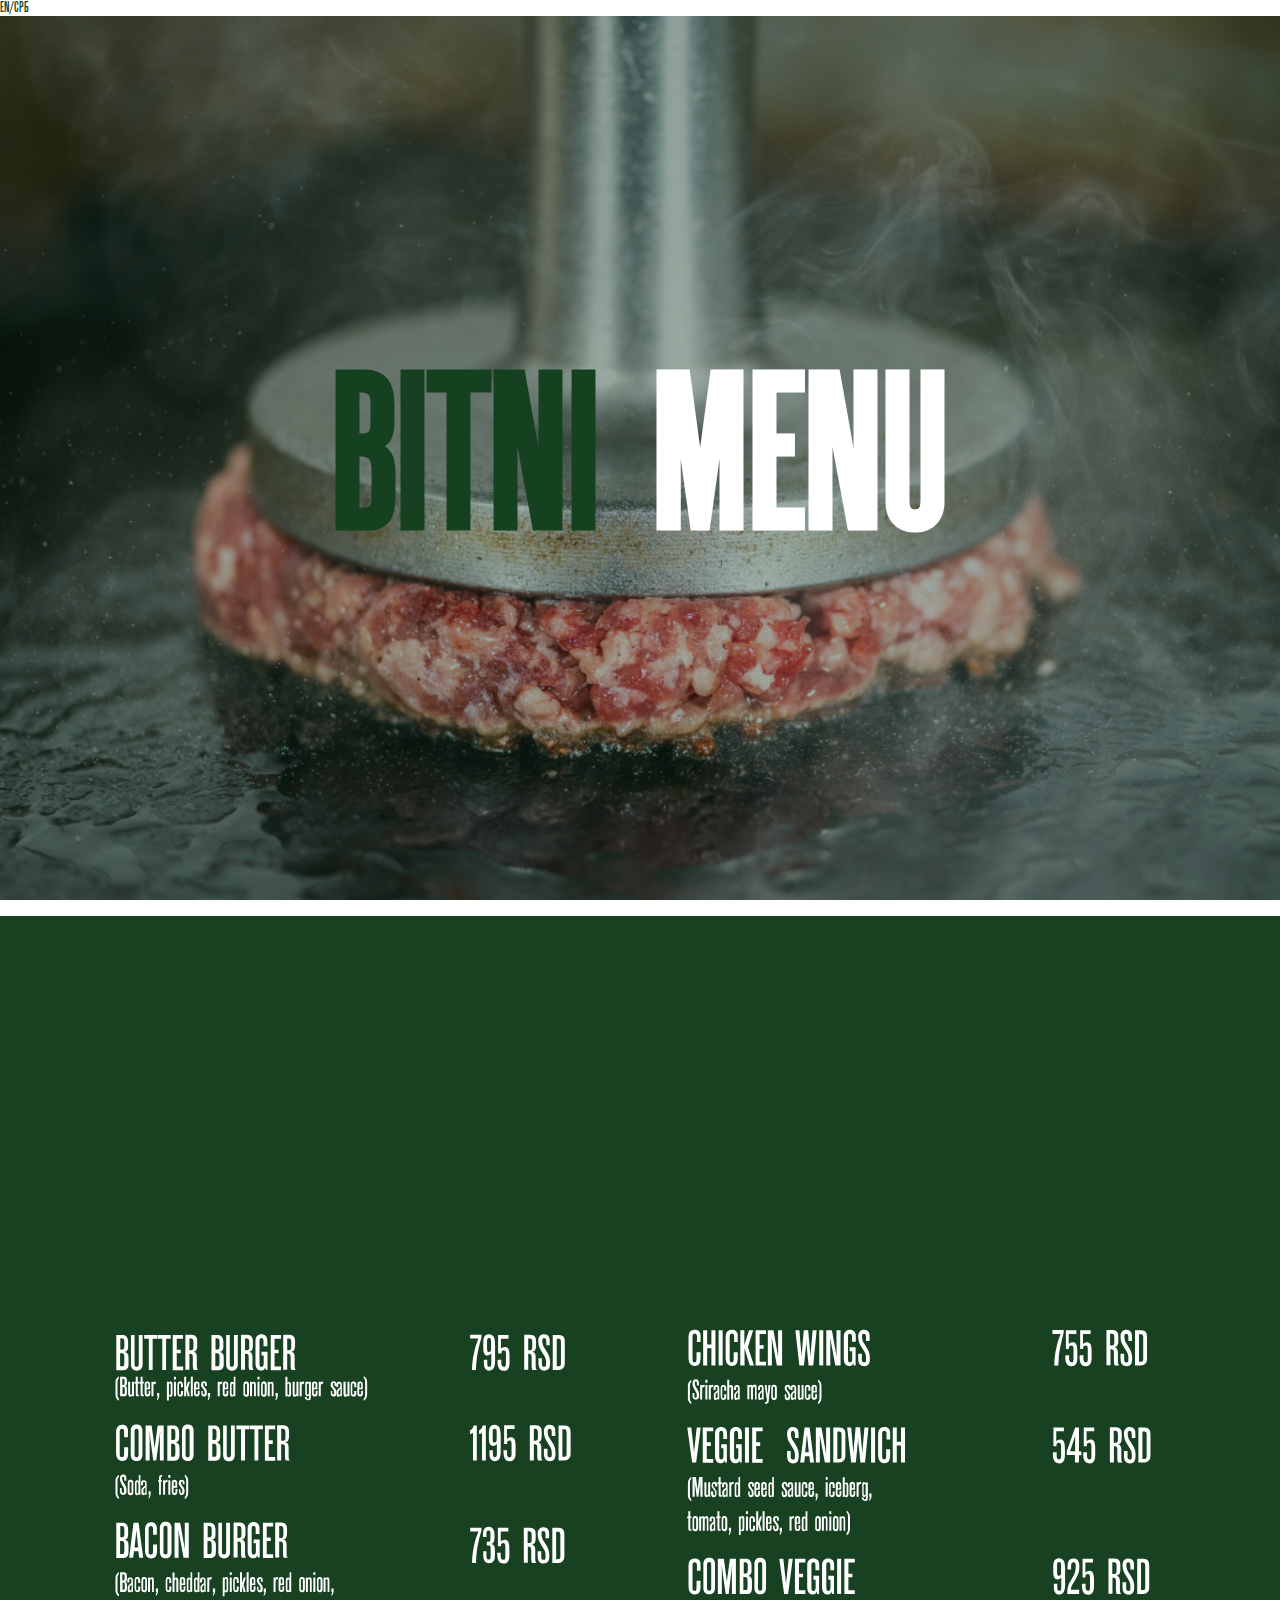
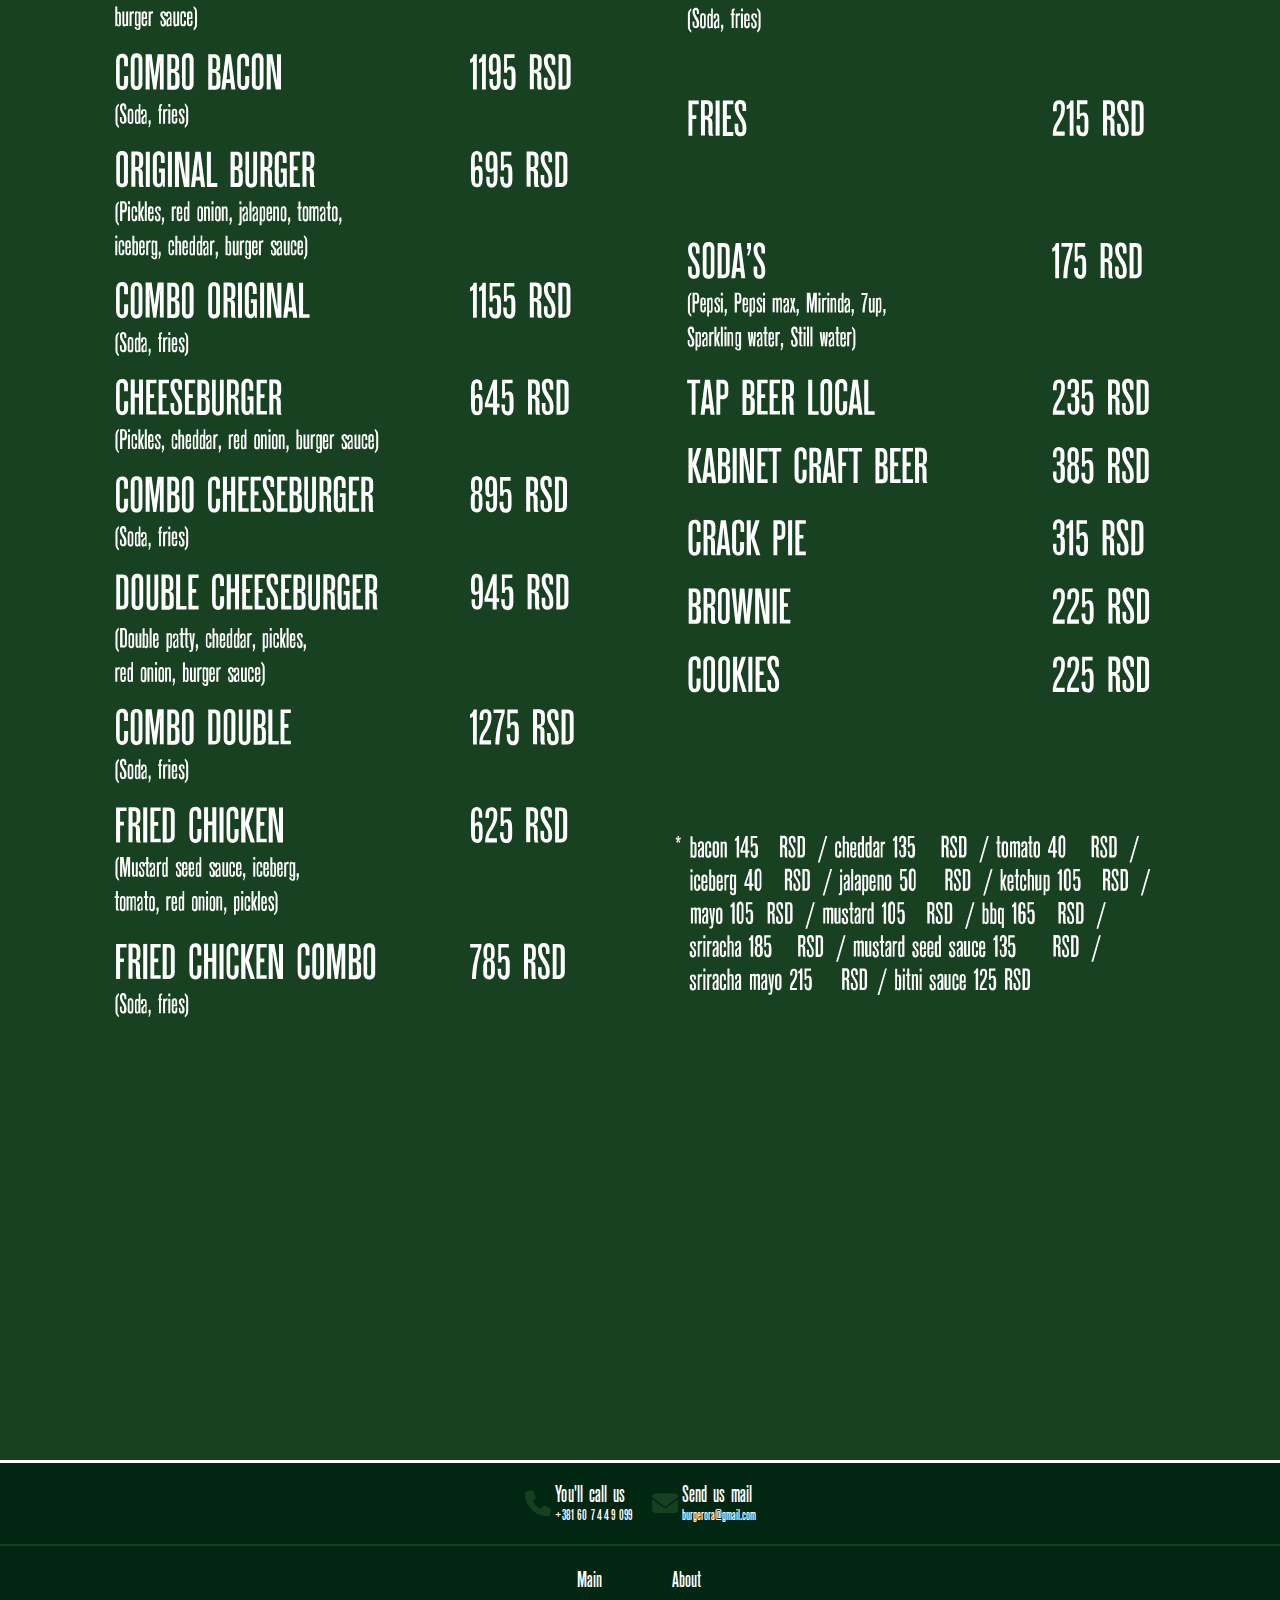
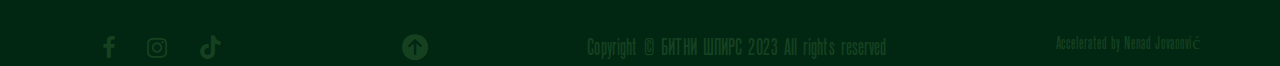
<file: docs/menuen.html>
<!DOCTYPE html>
<html id="top" lang="en">
  <head>
    <meta charset="UTF-8" />
    <meta http-equiv="X-UA-Compatible" content="IE=edge" />
    <meta name="viewport" content="width=device-width, initial-scale=1.0" />
    <title>Bitni Menu</title>
    <link rel="icon" href="../images/favicon/favicon.ico" />
    <link rel="icon" href="../images/favicon/android-chrome-192x192.png" />
    <link rel="icon" href="../images/favicon/android-chrome-512x512.png" />
    <link rel="icon" href="../images/favicon/apple-touch-icon.png" />
    <link rel="icon" href="../images/favicon/favicon-16x16.png" />
    <link rel="icon" href="../images/favicon/favicon-32x32.png" />

    <link rel="stylesheet" href="../styles/styles.css" />
    <link rel="stylesheet" href="../styles/menu.css" />
    <link
      rel="stylesheet"
      href="https://cdnjs.cloudflare.com/ajax/libs/font-awesome/6.2.0/css/all.min.css"
    />
    <link
      rel="stylesheet"
      href="https://cdnjs.cloudflare.com/ajax/libs/font-awesome/6.2.0/css/all.min.css"
    />
    <link
      rel="stylesheet"
      href="https://cdnjs.cloudflare.com/ajax/libs/font-awesome/4.7.0/css/font-awesome.min.css"
    />
    <link rel="stylesheet" href="/styles/menu.css" />
  </head>
  <body>
    <div class="bread">
        <div class="langs">
          <a href="menuen.html">EN</a>/<a href="menu.html">СРБ</a>
        </div>
    <div class="firstpage">
        
      <h1><a class="main" href="mainen.html">BITNI</a> MENU</h1>
    </div>

    <div class="menupng">
      <img src="../images/Meni/BITNI ENПРОБА.svg" alt="" />
    </div>

    <footer>
      <div id="contact" class="upfooter">
        <div class="callus">
          <div class="callusicon"><i class="fas fa-phone"></i></div>
          <div class="txtcontent">
            <div class="callustxt">You'll call us</div>
            <div class="calluscont">
              <a href="tel:+381607449099">+381 60 7449 099</a>
            </div>
          </div>
        </div>
        <div class="emailus">
          <div class="emailusicon"><i class="fas fa-envelope"></i></div>
          <div class="txtcontent">
            <div class="emailustxt">Send us mail</div>
            <div class="emailuscont">
              <a href="mailto:burgerora@gmail.com">burgerora@gmail.com</a>
            </div>
          </div>
        </div>
      </div>
      <hr />
      <div class="midfooter">
        <div class="listfooter">
          <ul>
            <li><a href="main.html">Main</a></li>
            <li><a href="abouten.html">About</a></li>
          </ul>
        </div>
      </div>

      <div class="downfooter">
        <div class="icons">
          <div>
            <a href="https://www.facebook.com/bitni.spirs/" target="_blank"
              ><i
                class="fa fa-facebook"
                src="https://www.facebook.com/bitni.spirs/"
                target="_blank"
                title="Facebook"
              ></i
            ></a>
          </div>
          <div>
            <a
              href="https://www.instagram.com/bitni_spirs/?hl=en"
              target="_blank"
              title="Instagram"
              ><i class="fa fa-instagram"></i
            ></a>
          </div>
          <div>
            <a
              href="https://www.tiktok.com/@bitni.spirs"
              target="_blank"
              title="TikTok"
              ><i class="fa fa-tiktok"></i
            ></a>
          </div>
        </div>
        <a href="#top"><i class="fas fa-arrow-circle-up"></i></a>
        <p class="copy">Copyright © БИТНИ ШПИРС 2023 All rights reserved</p>
        <p class="autho">Accelerated by <a
            href="https://www.instagram.com/jasamsone/?next=%2F"
            target="_blank"
            >Nenad Jovanović</a</p>
      </div>
    </footer>
    <script href="/js/script.js"></script>
  </body>
</html>
</file>
<file: styles/styles.css>
@font-face {
  font-family: "Reforma";
  src: url("../assets/fonts/ReformaGroteskMediumC.woff") format("woff");
  font-weight: 500;
  font-style: normal;
}
/* width */
::-webkit-scrollbar {
  width: 0.5em;
  transition: 0.4s;
}

/* Track */
::-webkit-scrollbar-track {
  background-color: #012612;
}
/* Handle */
::-webkit-scrollbar-thumb {
  background: #154120;
  border-radius: 10px;
}

/* Handle on hover */
::-webkit-scrollbar-thumb:hover {
  background: #267439;
}
html {
  font-family: "Reforma" !important;
  margin: 0;
  font-size: small;
  background-attachment: fixed;
  scroll-behavior: smooth;
  font-kerning: normal;
}
body {
  margin: 0;
  padding: 0;
  background-attachment: fixed;
  height: 100vh;
  overflow-x: hidden;
}

/*NAVIGATION BAR*/
nav {
  width: 100%;
  display: flex;
  flex-direction: row;
  justify-content: center;
  position: absolute;
}
.logo {
  width: 5rem;
  margin-top: 2em;

  margin-left: 4rem;
  float: left;
}
ul {
  display: flex;
  align-items: center;
  padding: 2vh 3vw;
}
ul li {
  list-style: none;
  margin: 0 30px;
}
ul li a {
  color: white;
  font-size: 1.8em;
  text-decoration: none;
  font-weight: lighter;
  padding: 6px 0;
  position: relative;
  font-kerning: none;
}
ul li a::before {
  content: "";
  position: absolute;
  bottom: 0;
  left: 0;
  height: 3px;
  width: 100%;
  transform: scaleX(0);
  transform-origin: right;
  background-color: white;
  transition: transform 0.4s ease;
  border-radius: 5px;
}
ul li a:hover:before {
  transform: scaleX(1);
  transform-origin: left;
}
/*page1*/

.main-1 {
  width: 100%;
  height: 100%;
  background-color: #012612;
}

/*.sign {
  width: 100%;
 margin-top: 10vh;
 padding-right: 0;
}*/
img.logotext {
  display: block;
  margin-left: auto;
  padding-top: 20vh;
  margin-right: auto;
  margin-bottom: auto;
  width: 25%;
}

.page2 {
  background-image: linear-gradient(rgba(0, 0, 0, 0.712), rgba(0, 0, 0, 0.349)),
    url(../images/bg/Making_Burger_and_Fried_Chicken_page3.jpg);
  height: 100vh;
  width: 100%;
  background-size: cover;
  background-position: center;
  background-attachment: fixed;
  background-repeat: no-repeat;
  display: flex;
  align-items: center;
  justify-content: space-around;
}

.ppage2p {
  text-decoration: none;
  color: white;
  font-family: "Reforma";
  font-size: 9vw;
  font-weight: 500;
  width: 300px;
  height: auto;
}
.ppage2p a {
  text-decoration: none;
  padding: 0;
  margin: 0;
}
@media screen and (max-width: 520px) {
  .page2 {
    display: flex;
    flex-direction: column;
  }
  .ppage2p {
    width: 200px;
    text-align: center;
  }
    img.logotext {
    padding-top: 30vh;
    width: 60vw;
  }
}
a.wolt {
  color: #009de0;
}
a.glovo {
  color: #f1cb38;
}
a.wolt:hover {
  color: #05aaf1;
}
a.glovo:hover {
  color: #f7d345;
}
/*page3*/
.menubitni {
  display: flex;
  background-color: #012612;
  padding-bottom: 20px;
  justify-content: center;
}

p.menubitnitext {
  color: white;
  border-top: none;
  background-color: #012612;
  display: inline;
  margin-top: 0;
  margin-bottom: 0;
  justify-items: center;
  height: fit-content;
  font-weight: 100;
  font-kerning: none;
  padding-bottom: 5vh;
  font-size: 9vw;
  width: auto;
  padding-top: 5vh;
  padding-left: 5vw;
  padding-right: 5vw;
  border-radius: 0vw 0vw 5vw 5vw;
  transition: 0.5s;
}

.burgersmeni {
  background-color: #012612;
}
div.page3 {
  background-color: #012612;
  display: flex;
  flex-direction: column;
}
section.cards {
  display: flex;
  flex-wrap: wrap;
  align-items: baseline;
}
article.card {
  display: flex;
  flex-direction: column;
  justify-content: space-between;
  margin: 3vh 2vw;
  border-radius: 10px;
  width: 12em;
  align-items: center;
}
img.imageburger {
  width: 200px;
  object-fit: cover;
  clip-path: polygon(10% 0, 90% 0, 90% 100%, 10% 100%);
}
div.card-content {
  color: white;
  font-weight: 100;
}
.h2content {
  font-weight: 100;
  font-size: 3em;
}
.pcontent {
  font-weight: 100;
  font-size: 2em;
}
* {
  margin: 0;
  padding: 0;
  justify-content: center;
  align-items: center;
}
a.menubutton {
  text-decoration: none;
  color: white;
  border: 1px solid #154120;
  background-color: #012612;
  padding: 2vw 5vh;

  font-size: 3em;
  font-weight: lighter;
  border-radius: 30rem;
  margin-top: 50px;
  margin-bottom: 50px;
  margin-left: auto;
  margin-right: auto;
  transition: 0.4s;
}
a.menubutton:hover {
  background-color: white;
  color: #012612;
}
/*PAGE3*/
.page4 {
  height: 100vh;
  width: 100%;
  display: flex;
  position: absolute;
  color: white;

  font-size: 3rem;
  align-self: center;
  justify-self: center;
  font-weight: 900;
  position: static;
  background-image: linear-gradient(rgba(0, 0, 0, 0.712), rgba(0, 0, 0, 0.349)),
    url(../images/bg/Making_Burger_and_Fried_Chicken_DSC3828.jpg);
  background-position: center;
  background-repeat: no-repeat;
  background-size: cover;
  background-attachment: fixed;
}

div.page5 {
  background-color: #012612;
  height: 100vh;
  width: 100%;
  display: flex;
  flex-direction: column;
  flex-wrap: wrap;
}
h2.about {
  padding-top: 150px;
  color: white;
  font-size: 6em;
  width: 90%;
  text-align: center;
  font-weight: 100;
}
p.about {
  color: white;
  display: inline;
  font-size: 3em;
  width: 70%;
  text-align: center;
}
@media screen and (max-width: 400px) {
  a.menubutton {
    font-size: 1em;
  }
  p.about {
    font-size: 2em;
    display: inline;
    text-align: center;
    width: 90%;
  }
  h2.about {
    font-size: 2em;
  }
}
div.page6 {
  height: 60vh;
  background-image: url(../images/about/meat/Preparing_Food_in_a_Large_Restaurant_DSC3376.jpg);
  background-position: bottom;
  background-repeat: no-repeat;
  background-size: cover;
  background-attachment: fixed;
  display: flex;
  justify-content: center;
  align-items: center;
  width: 100%;
}
h2.about2 a {
  font-weight: 800;
  font-size: 10vw;
  color: #012612;
  text-decoration: none;
  transition: 0.5s;
}
h2.about2 a:hover {
  color: #154120;
}
@media screen and (max-width: 740px) {
  ul {
    display: none;
  }
  .hamburger {
    display: block;
    cursor: pointer;
    margin-top: 4px;
  }
  .hamburger .line {
    width: 30px;
    height: 3px;
    background: white;
    margin: 6px 0;
  }
}

  .navbar {
    height: 0;
    position: absolute;
    top: 80px;
    left: 0;
    right: 0;
    width: 100vw;
    background-color: #012612;
    transition: 0.5s;
    overflow: hidden;
  }

  .navbar.active {
    height: 450px;
  }
  ul {
    display: block;
    width: fit-content;
    margin: 80px auto auto;
    text-align: center;
    transition: 1s;
    opacity: 1;
  }
  .navbar.active {
    opacity: 1;
  }
  ul li {
    margin-bottom: 14px;
  }

footer {
  background-color: #012612;
  height: auto;
}
footer div.upfooter {
  display: flex;
  flex-direction: row;

  padding: 20px;
}
div.callus {
  display: flex;
}
div.emailus {
  display: flex;
  padding-left: 20px;
}
.callusicon {
  width: 30px;
}
i {
  font-size: medium;
  color: #154120;
}
.emailusicon {
  width: 30px;
}
div.callustxt {
  color: white;
  font-weight: 100;
  font-size: x-large !important;
}

div.emailustxt {
  color: white;
  font-weight: 100;
  font-size: x-large !important;
}

div.calluscont a {
  color: white;
  text-decoration: none;
  font-weight: 100;
  font-size: larger;
}
div.calluscont a:hover {
  color: #154120;
}
div.emailuscont a {
  color: white;
  text-decoration: none;
  font-weight: 100;
  font-size: larger;
}
div.emailuscont a:hover {
  color: #154120;
}
hr {
  border: 1px solid #154120;
}
div.listfooter ul {
  display: flex;
  flex-direction: row;
  margin-top: 0;
}
div.listfooter ul li {
  padding: 5px;
  color: #154120;
  font-weight: 100;
}

.downfooter {
  display: flex;
  flex-direction: row;
  justify-content: space-around;
}
div.icons {
  display: flex;
  padding: 6px;
  justify-content: space-around;
  width: 150px;
}
i {
  font-size: 2em;
}
.fa-instagram::before {
  font-size: 1.8em;
  padding: 6px;
  transition: 0.5s;
}
.fa-instagram:hover:before {
  color: white;
}
.fa-facebook::before {
  font-size: 1.8em;
  padding: 6px;
  transition: 0.5s;
}
.fa-facebook:hover:before {
  color: white;
}
.fa-tiktok::before {
  font-size: 1.8em;
  padding: 6px;
  transition: 0.5s;
}
.fa-tiktok:hover:before {
  color: white;
}
p.copy {
  color: #154120;
  font-size: x-large;
}
p.autho {
  color: #154120;
  margin-bottom: 10px;
  margin-left: 10px;
  font-size: large;
}
p.autho a {
  transition: 0.5s;
  color: #154120;
  text-decoration: none;
}
p.autho a:hover {
  color: #267439;
}
@media screen and (max-width: 840px) {
  footer div.upfooter {
    display: flex;
    flex-direction: column;
  }
  div.callus {
    padding-bottom: 20px;
  }
  footer .midfooter ul {
    display: flex;
    flex-direction: column;
  }
  footer .downfooter {
    display: flex;
    flex-direction: column;
  }
  div.icons {
    margin-bottom: 20px;
  }
  p.copy {
    display: flex;
    flex-wrap: wrap;
    padding: 7px;
    align-self: center;
    justify-content: center;
    margin-left: 20px;
    margin-right: 20px;
  }
  i,
  .fa-facebook::before,
  .fa-tiktok::before,
  .fa-instagram::before {
    font-size: medium !important;
  }
  div.listfooter ul li,
  div.callustxt,
  div.emailustxt,
  p.copy {
    font-size: smaller;
  }
}
a i.fa-arrow-circle-up::before {
  transition: 0.5s;
}
a i.fa-arrow-circle-up:hover:before {
  color: white;
}
div.langs {
  color: #154120;
  padding-right: 10px;
  font-size: larger;
  font-weight: 100;
}
div.langs a {
  text-decoration: none;
  color: #154120;
  transition: 0.5s;
}
div.langs a:hover {
  color: white;
}
@media screen and (max-width: 450px) {
  .page2,
  .page4,
  div.page6 {
    background-size: cover;
    background-position: center;
    background-attachment: scroll;
    background-repeat: no-repeat;
    width: 100%;
  }
}
</file>
<file: styles/events.css>
@font-face {
  font-family: "reforma_grotesk_mediumregular";
  src: url("reformagroteskmedium-webfont.woff2") format("woff2"),
    url("reformagroteskmedium-webfont.woff") format("woff");
  font-weight: normal;
  font-style: normal;
}
/* width */
::-webkit-scrollbar {
  width: 0.5em;
  transition: 0.4s;
}

/* Track */
::-webkit-scrollbar-track {
  background-color: #012612;
}
/* Handle */
::-webkit-scrollbar-thumb {
  background: #154120;
  border-radius: 10px;
}

/* Handle on hover */
::-webkit-scrollbar-thumb:hover {
  background: #267439;
}
html {
  font-family: system-ui, -apple-system, BlinkMacSystemFont, "Segoe UI", Roboto,
    Oxygen, Ubuntu, Cantarell, "Open Sans", "Helvetica Neue", sans-serif;
  margin: 0;
  font-size: small;
  background-attachment: fixed;
  scroll-behavior: smooth;
}
body {
  margin: 0;
  padding: 0;
  background-attachment: fixed;
  height: 100vh;
  overflow-x: hidden;
}

ul {
  display: flex;
  align-items: center;
  padding: 2vh 3vw;
}
ul li {
  list-style: none;
  margin: 0 30px;
}
ul li a {
  color: white;
  font-size: 1em;
  text-decoration: none;
  font-weight: bold;
  padding: 6px 0;
  position: relative;
}
ul li a::before {
  content: "";
  position: absolute;
  bottom: 0;
  left: 0;
  height: 3px;
  width: 100%;
  transform: scaleX(0);
  transform-origin: right;
  background-color: white;
  transition: transform 0.4s ease;
  border-radius: 5px;
}
ul li a:hover:before {
  transform: scaleX(1);
  transform-origin: left;
}

* {
  margin: 0;
  padding: 0;
  justify-content: center;
  align-items: center;
}
a.menubutton {
  text-decoration: none;
  color: white;
  border: 1px solid #154120;
  background-color: #012612;
  padding: 2vw 5vh;
  font-family: system-ui, -apple-system, BlinkMacSystemFont, "Segoe UI", Roboto,
    Oxygen, Ubuntu, Cantarell, "Open Sans", "Helvetica Neue", sans-serif;
  font-size: 2em;
  font-weight: bolder;
  border-radius: 30rem;
  margin-top: 50px;
  margin-bottom: 50px;
  margin-left: auto;
  margin-right: auto;
  transition: 0.4s;
}
a.menubutton:hover {
  background-color: white;
  color: #012612;
}

footer {
  background-color: #012612;
  height: auto;
  margin-bottom: 0;
}
footer div.upfooter {
  display: flex;
  flex-direction: row;

  padding: 20px;
}
div.callus {
  display: flex;
}
div.emailus {
  display: flex;
  padding-left: 20px;
}
.callusicon {
  width: 30px;
}
i {
  font-size: large;
  color: #154120;
}
.emailusicon {
  width: 30px;
}
div.callustxt {
  color: white;
  font-weight: 600;
}

div.emailustxt {
  color: white;
  font-weight: 600;
}

div.calluscont a {
  color: white;
  text-decoration: none;
  font-weight: 500;
}
div.calluscont a:hover {
  color: #154120;
}
div.emailuscont a {
  color: white;
  text-decoration: none;
  font-weight: 500;
}
div.emailuscont a:hover {
  color: #154120;
}
hr {
  border: 1px solid #154120;
}
div.listfooter ul {
  display: flex;
  flex-direction: row;
  margin-top: 0;
}
div.listfooter ul li {
  padding: 10px;
  color: #154120;
  font-weight: 800;
}

.downfooter {
  display: flex;
  flex-direction: row;
  justify-content: space-around;
}
div.icons {
  display: flex;
  padding: 6px;
  justify-content: space-around;
  width: 200px;
}
i {
  font-size: 2em;
}
.fa-instagram::before {
  font-size: 2em;
  padding: 6px;
  transition: 0.5s;
}
.fa-instagram:hover:before {
  color: white;
}
.fa-facebook::before {
  font-size: 2em;
  padding: 6px;
  transition: 0.5s;
}
.fa-facebook:hover:before {
  color: white;
}
.fa-tiktok::before {
  font-size: 2em;
  padding: 6px;
  transition: 0.5s;
}
.fa-tiktok:hover:before {
  color: white;
}
p.copy {
  color: #154120;
}
p.autho {
  color: #154120;
}
@media screen and (max-width: 840px) {
  footer div.upfooter {
    display: flex;
    flex-direction: column;
  }
  div.callus {
    padding-bottom: 20px;
  }
  footer .midfooter ul {
    display: flex;
    flex-direction: column;
  }
  footer .downfooter {
    display: flex;
    flex-direction: column;
  }
  div.icons {
    margin-bottom: 20px;
  }
  p.copy {
    display: flex;
    flex-wrap: wrap;
    margin-bottom: 20px;
    align-self: center;
    justify-content: center;
    margin-left: 20px;
    margin-right: 20px;
  }
  i,
  .fa-facebook::before,
  .fa-tiktok::before,
  .fa-instagram::before {
    font-size: large !important;
  }
  div.listfooter ul li,
  div.callustxt,
  div.emailustxt,
  p.copy {
    font-size: smaller;
  }
}
</file>
<file: styles/about.css>
@font-face {
  font-family: "Reforma";
  src: url("../assets/fonts/ReformaGroteskMediumC.woff") format("woff");
  font-weight: 500;
  font-style: normal;
}

/* width */
::-webkit-scrollbar {
  width: 0.5em;
  transition: 0.4s;
}

/* Track */
::-webkit-scrollbar-track {
  background-color: #012612;
}
/* Handle */
::-webkit-scrollbar-thumb {
  background: #154120;
  border-radius: 10px;
}

/* Handle on hover */
::-webkit-scrollbar-thumb:hover {
  background: #267439;
}
html {
  font-family: "Reforma";
  margin: 0;
  scroll-behavior: smooth;
  font-weight: 100 !important;
  font-kerning: none;
}
body {
  margin: 0;
  padding: 0;
  background-attachment: fixed;
  height: 100vh;
  overflow-x: hidden;
}

ul {
  display: flex;
  align-items: center;
  padding: 2vh 3vw;
}
ul li {
  list-style: none;
  margin: 0 30px;
}
ul li a {
  color: white;
  font-size: 1em;
  text-decoration: none;
  font-weight: bold;
  padding: 6px 0;
  position: relative;
}
ul li a::before {
  content: "";
  position: absolute;
  bottom: 0;
  left: 0;
  height: 3px;
  width: 100%;
  transform: scaleX(0);
  transform-origin: right;
  background-color: white;
  transition: transform 0.4s ease;
  border-radius: 5px;
}
ul li a:hover:before {
  transform: scaleX(1);
  transform-origin: left;
}

* {
  margin: 0;
  padding: 0;
  justify-content: center;
  align-items: center;
}
a.menubutton {
  text-decoration: none;
  color: white;
  border: 1px solid #154120;
  background-color: #012612;
  padding: 2vw 5vh;
  font-family: system-ui, -apple-system, BlinkMacSystemFont, "Segoe UI", Roboto,
    Oxygen, Ubuntu, Cantarell, "Open Sans", "Helvetica Neue", sans-serif;
  font-size: 2em;
  font-weight: bolder;
  border-radius: 30rem;
  margin-top: 50px;
  margin-bottom: 50px;
  margin-left: auto;
  margin-right: auto;
  transition: 0.4s;
}
a.menubutton:hover {
  background-color: white;
  color: #012612;
}

div.bread {
  background-color: #012612;
  height: 20vh;
  width: 100%;
}
div.breadfirstimg {
  background-image: url(../images/about/bread/Preparing_Food_in_a_Large_Restaurant_DSC3509.jpg);
  background-position: bottom;
  background-repeat: no-repeat;
  background-size: cover;
  background-attachment: fixed;
  height: 100vh;
  width: 100%;
  display: flex;
}
@media screen and(max-width:350px) {
  div.breadfirstimg {
    background-attachment: scroll;
  }
}
h2.bread {
  color: white;
  display: flex;
  flex-wrap: wrap;
  padding: 10px;
  font-weight: 100;
  padding-top: 50px;
  font-size: xx-large;
}
h2.breadfirsttxt {
  color: #012612;
}
div.breadfourthimg {
  background-image: url(../images/about/bread/Preparing_Food_in_a_Large_Restaurant_DSC3613.jpg);
  background-position: center;
  background-repeat: no-repeat;
  background-size: cover;
  background-attachment: fixed;
  height: 100vh;
  width: 100%;
  display: flex;
}
div.breadthirdimg {
  background-image: url(../images/about/bread/Preparing_Food_in_a_Large_Restaurant_DSC3495.jpg);
  background-position: bottom;
  background-repeat: no-repeat;
  background-size: cover;
  background-attachment: fixed;
  height: 100vh;
  width: 100%;
  display: flex;
}
div.meatfirstimg {
  background-image: url(../images/about/meat/Preparing_Food_in_a_Large_Restaurant_DSC3376.jpg);
  background-position: bottom;
  background-repeat: no-repeat;
  background-size: cover;
  background-attachment: fixed;
  height: 100vh;
  width: 100%;
  display: flex;
}
div.meatsecondimg {
  background-image: url(../images/about/meat/Preparing_Food_in_a_Large_Restaurant_DSC3413a.jpg);
  background-position: center;
  background-repeat: no-repeat;
  background-size: cover;
  background-attachment: fixed;
  height: 100vh;
  width: 100%;
  display: flex;
}
div.meatthirdimg {
  background-image: url(../images/about/meat/Preparing_Food_in_a_Large_Restaurant_DSC3425.jpg);
  background-position: center;
  background-repeat: no-repeat;
  background-size: cover;
  background-attachment: fixed;
  height: 100vh;
  width: 100%;
  display: flex;
}
div.meatfourthimg {
  background-image: url(../images/about/meat/Preparing_Food_in_a_Large_Restaurant_DSC3467a.jpg);
  background-position: center;
  background-repeat: no-repeat;
  background-size: cover;
  background-attachment: fixed;
  height: 100vh;
  width: 100%;
  display: flex;
}
@media screen and (max-width: 475px) {
  h2.bread {
    font-size: small;
    text-align: center;
    font-size: x-large;
  }
  h2.breadfirsttxt {
    text-align: center;
  }
}
div.breadsecondimg {
  background-image: url(../images/about/bread/Preparing_Food_in_a_Large_Restaurant_DSC3329.jpg);
  background-position: bottom;
  background-size: cover;
  background-attachment: fixed;
  height: 100vh;
  width: 100%;
}
ul li a {
  color: white;
  font-size: 1.8em;
  text-decoration: none;
  font-weight: lighter;
  padding: 6px 0;
  position: relative;
  font-kerning: none;
}
ul li a::before {
  content: "";
  position: absolute;
  bottom: 0;
  left: 0;
  height: 3px;
  width: 100%;
  transform: scaleX(0);
  transform-origin: right;
  background-color: white;
  transition: transform 0.4s ease;
  border-radius: 5px;
}
ul li a:hover:before {
  transform: scaleX(1);
  transform-origin: left;
}
footer {
  background-color: #012612;
  height: auto;
}
footer div.upfooter {
  display: flex;
  flex-direction: row;

  padding: 20px;
}
div.callus {
  display: flex;
}
div.emailus {
  display: flex;
  padding-left: 20px;
}
.callusicon {
  width: 30px;
}
i {
  font-size: medium;
  color: #154120;
}
.emailusicon {
  width: 30px;
}
div.callustxt {
  color: white;
  font-weight: 100;
  font-size: x-large !important;
}

div.emailustxt {
  color: white;
  font-weight: 100;
  font-size: x-large !important;
}

div.calluscont a {
  color: white;
  text-decoration: none;
  font-weight: 100;
  font-size: larger;
}
div.calluscont a:hover {
  color: #154120;
}
div.emailuscont a {
  color: white;
  text-decoration: none;
  font-weight: 100;
  font-size: larger;
}
div.emailuscont a:hover {
  color: #154120;
}
hr {
  border: 1px solid #154120;
}
div.listfooter ul {
  display: flex;
  flex-direction: row;
  margin-top: 0;
}
div.listfooter ul li {
  padding: 5px;
  color: #154120;
  font-weight: 100;
}

.downfooter {
  display: flex;
  flex-direction: row;
  justify-content: space-around;
}
div.icons {
  display: flex;
  padding: 6px;
  justify-content: space-around;
  width: 150px;
}
i {
  font-size: 2em;
}
.fa-instagram::before {
  font-size: 1.8em;
  padding: 6px;
  transition: 0.5s;
}
.fa-instagram:hover:before {
  color: white;
}
.fa-facebook::before {
  font-size: 1.8em;
  padding: 6px;
  transition: 0.5s;
}
.fa-facebook:hover:before {
  color: white;
}
.fa-tiktok::before {
  font-size: 1.8em;
  padding: 6px;
  transition: 0.5s;
}
.fa-tiktok:hover:before {
  color: white;
}
p.copy {
  color: #154120;
  font-size: x-large;
}
p.autho {
  color: #154120;
  margin-bottom: 10px;
  margin-left: 10px;
  font-size: large;
}
p.autho a {
  transition: 0.5s;
  color: #154120;
  text-decoration: none;
}
p.autho a:hover {
  color: #267439;
}
@media screen and (max-width: 840px) {
  footer div.upfooter {
    display: flex;
    flex-direction: column;
  }
  div.callus {
    padding-bottom: 20px;
  }
  footer .midfooter ul {
    display: flex;
    flex-direction: column;
  }
  footer .downfooter {
    display: flex;
    flex-direction: column;
  }
  div.icons {
    margin-bottom: 20px;
  }
  p.copy {
    display: flex;
    flex-wrap: wrap;
    padding: 7px;
    align-self: center;
    justify-content: center;
    margin-left: 20px;
    margin-right: 20px;
  }
  i,
  .fa-facebook::before,
  .fa-tiktok::before,
  .fa-instagram::before {
    font-size: medium !important;
  }
  div.listfooter ul li,
  div.callustxt,
  div.emailustxt,
  p.copy {
    font-size: smaller;
  }
}
a i.fa-arrow-circle-up::before {
  transition: 0.5s;
}
a i.fa-arrow-circle-up:hover:before {
  color: white;
}
div.langs {
  color: #154120;
  padding-right: 10px;
  font-size: larger;
  font-weight: 100;
}
div.langs a {
  text-decoration: none;
  color: #154120;
  transition: 0.5s;
}
div.langs a:hover {
  color: white;
}

@media screen and (max-width: 450px) {
  div.breadfirstimg,
  div.breadsecondimg,
  div.breadthirdimg,
  div.breadfourthimg,
  div.meatfirstimg,
  div.meatsecondimg,
  div.meatthirdimg,
  div.meatfourthimg {
    background-position: bottom;
    background-size: cover;
    background-position: center;
    background-attachment: scroll;
    height: 100vh;
    width: 100%;
  }
}
</file>
<file: styles/menu.css>
@font-face {
  font-family: "Reforma";
  src: url("../assets/fonts/ReformaGroteskMediumC.woff") format("woff");
  font-weight: 500;
  font-style: normal;
}
/* width */
::-webkit-scrollbar {
  width: 1em;
  transition: 0.4s;
}

/* Track */
::-webkit-scrollbar-track {
  background-color: #012612;
}
/* Handle */
::-webkit-scrollbar-thumb {
  background: #154120;
  border-radius: 10px;
}

/* Handle on hover */
::-webkit-scrollbar-thumb:hover {
  background: #267439;
}

body {
  margin: 0;
  padding: 0;
  background-size: cover;
  font-family: 'Reforma' !important;
}
a.main {
  text-decoration: dotted;
  color: #154120;
}
div.firstpage {
  background-image: linear-gradient(
      rgba(1, 38, 18, 0.425),
      rgba(1, 38, 18, 0.349)
    ),
    url(../images/bg/Making_Burger_and_Fried_Chicken_DSC3728.jpg);
  height: 100vh;
  width: 100%;
  background-size: cover;
  position: center;
  display: flex;
  justify-content: center;
  align-items: center;
  text-align: center;
  padding: 0;
  margin: 0;
  background-position: center;
  background-attachment: fixed;
}
div h1 {
  font-size: 17em;
  color: white;
  justify-content: center;
}
@media screen and (max-width:450px) {
  div.firstpage {
  height: 100vh;
  width: 100%;
  background-size: cover;
  position: center;
  display: flex;
  justify-content: center;
  align-items: center;
  text-align: center;
  padding: 0;
  margin: 0;
  background-position: center;
  background-attachment: scroll;
  }
div h1 {
  font-size: 17vw;
  color: white;
  justify-content: center;
}
div.menupng {
  background-color: #154120;
}

/* width */
::-webkit-scrollbar {
  width: 1em;
  transition: 0.4s;
}

/* Track */
::-webkit-scrollbar-track {
  background-color: #012612;
}
/* Handle */
::-webkit-scrollbar-thumb {
  background: #154120;
  border-radius: 10px;
}

/* Handle on hover */
::-webkit-scrollbar-thumb:hover {
  background: #267439;
}

body {
  margin: 0;
  padding: 0;
  background-size: cover;
  font-family: "Reforma" !important;
  font-weight: 100;
}
a.main {
  text-decoration: dotted;
  color: #154120;
}

div h1 {
  font-size: 17vw;
  color: white;
  justify-content: center;
}
div.menupng {
  background-color: #154120;
}
footer {
  background-color: #012612;
  height: auto;
}
footer div.upfooter {
  display: flex;
  flex-direction: row;

  padding: 20px;
}
div.callus {
  display: flex;
}
div.emailus {
  display: flex;
  padding-left: 20px;
}
.callusicon {
  width: 30px;
}
i {
  font-size: medium;
  color: #154120;
}
.emailusicon {
  width: 30px;
}
div.callustxt {
  color: white;
  font-weight: 100;
  font-size: x-large !important;
}

div.emailustxt {
  color: white;
  font-weight: 100;
  font-size: x-large !important;
}

div.calluscont a {
  color: white;
  text-decoration: none;
  font-weight: 100;
  font-size: larger;
}
div.calluscont a:hover {
  color: #154120;
}
div.emailuscont a {
  color: white;
  text-decoration: none;
  font-weight: 100;
  font-size: larger;
}
div.emailuscont a:hover {
  color: #154120;
}
hr {
  border: 1px solid #154120;
}
div.listfooter ul {
  display: flex;
  flex-direction: row;
  margin-top: 0;
}
div.listfooter ul li {
  padding: 5px;
  color: #154120;
  font-weight: 100;
}

.downfooter {
  display: flex;
  flex-direction: row;
  justify-content: space-around;
}
div.icons {
  display: flex;
  padding: 6px;
  justify-content: space-around;
  width: 150px;
}
i {
  font-size: 2em;
}
.fa-instagram::before {
  font-size: 1.8em;
  padding: 6px;
  transition: 0.5s;
}
.fa-instagram:hover:before {
  color: white;
}
.fa-facebook::before {
  font-size: 1.8em;
  padding: 6px;
  transition: 0.5s;
}
.fa-facebook:hover:before {
  color: white;
}
.fa-tiktok::before {
  font-size: 1.8em;
  padding: 6px;
  transition: 0.5s;
}
.fa-tiktok:hover:before {
  color: white;
}
p.copy {
  color: #154120;
  font-size: x-large;
}
p.autho {
  color: #154120;
  margin-bottom: 10px;
  margin-left: 10px;
  font-size: large;
}
p.autho a {
  transition: 0.5s;
  color: #154120;
  text-decoration: none;
}
p.autho a:hover {
  color: #267439;
}
@media screen and (max-width: 840px) {
  footer div.upfooter {
    display: flex;
    flex-direction: column;
  }
  div.callus {
    padding-bottom: 20px;
  }
  footer .midfooter ul {
    display: flex;
    flex-direction: column;
  }
  footer .downfooter {
    display: flex;
    flex-direction: column;
  }
  div.icons {
    margin-bottom: 20px;
  }
  p.copy {
    display: flex;
    flex-wrap: wrap;
    padding: 7px;
    align-self: center;
    justify-content: center;
    margin-left: 20px;
    margin-right: 20px;
  }
  i,
  .fa-facebook::before,
  .fa-tiktok::before,
  .fa-instagram::before {
    font-size: medium !important;
  }
  div.listfooter ul li,
  div.callustxt,
  div.emailustxt,
  p.copy {
    font-size: smaller;
  }
}
a i.fa-arrow-circle-up::before {
  transition: 0.5s;
}
a i.fa-arrow-circle-up:hover:before {
  color: white;
}
div.langs {
  color: #154120;
  padding-right: 10px;
  font-size: larger;
  font-weight: 100;
  background-color: #012612;
}
div.langs a {
  text-decoration: none;
  color: #154120;
  transition: 0.5s;
}
div.langs a:hover {
  color: white;
}
</file>
